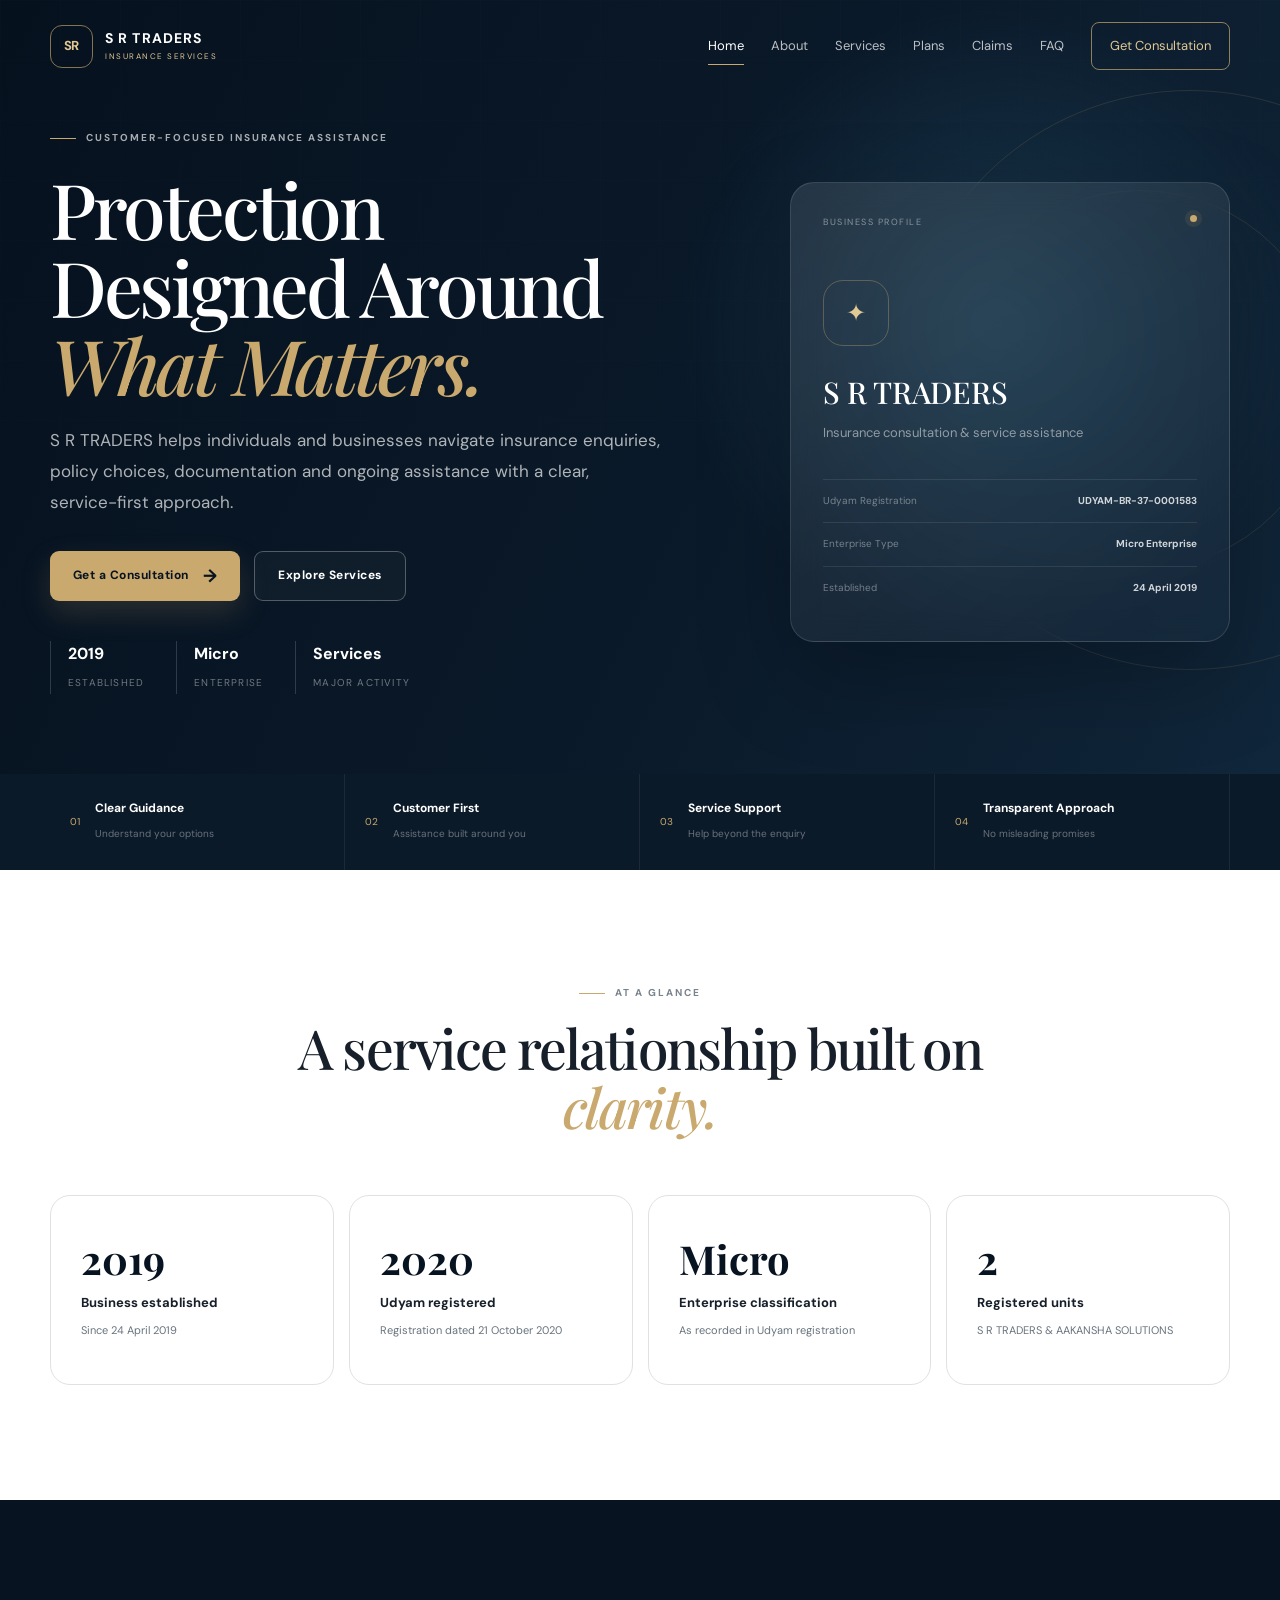
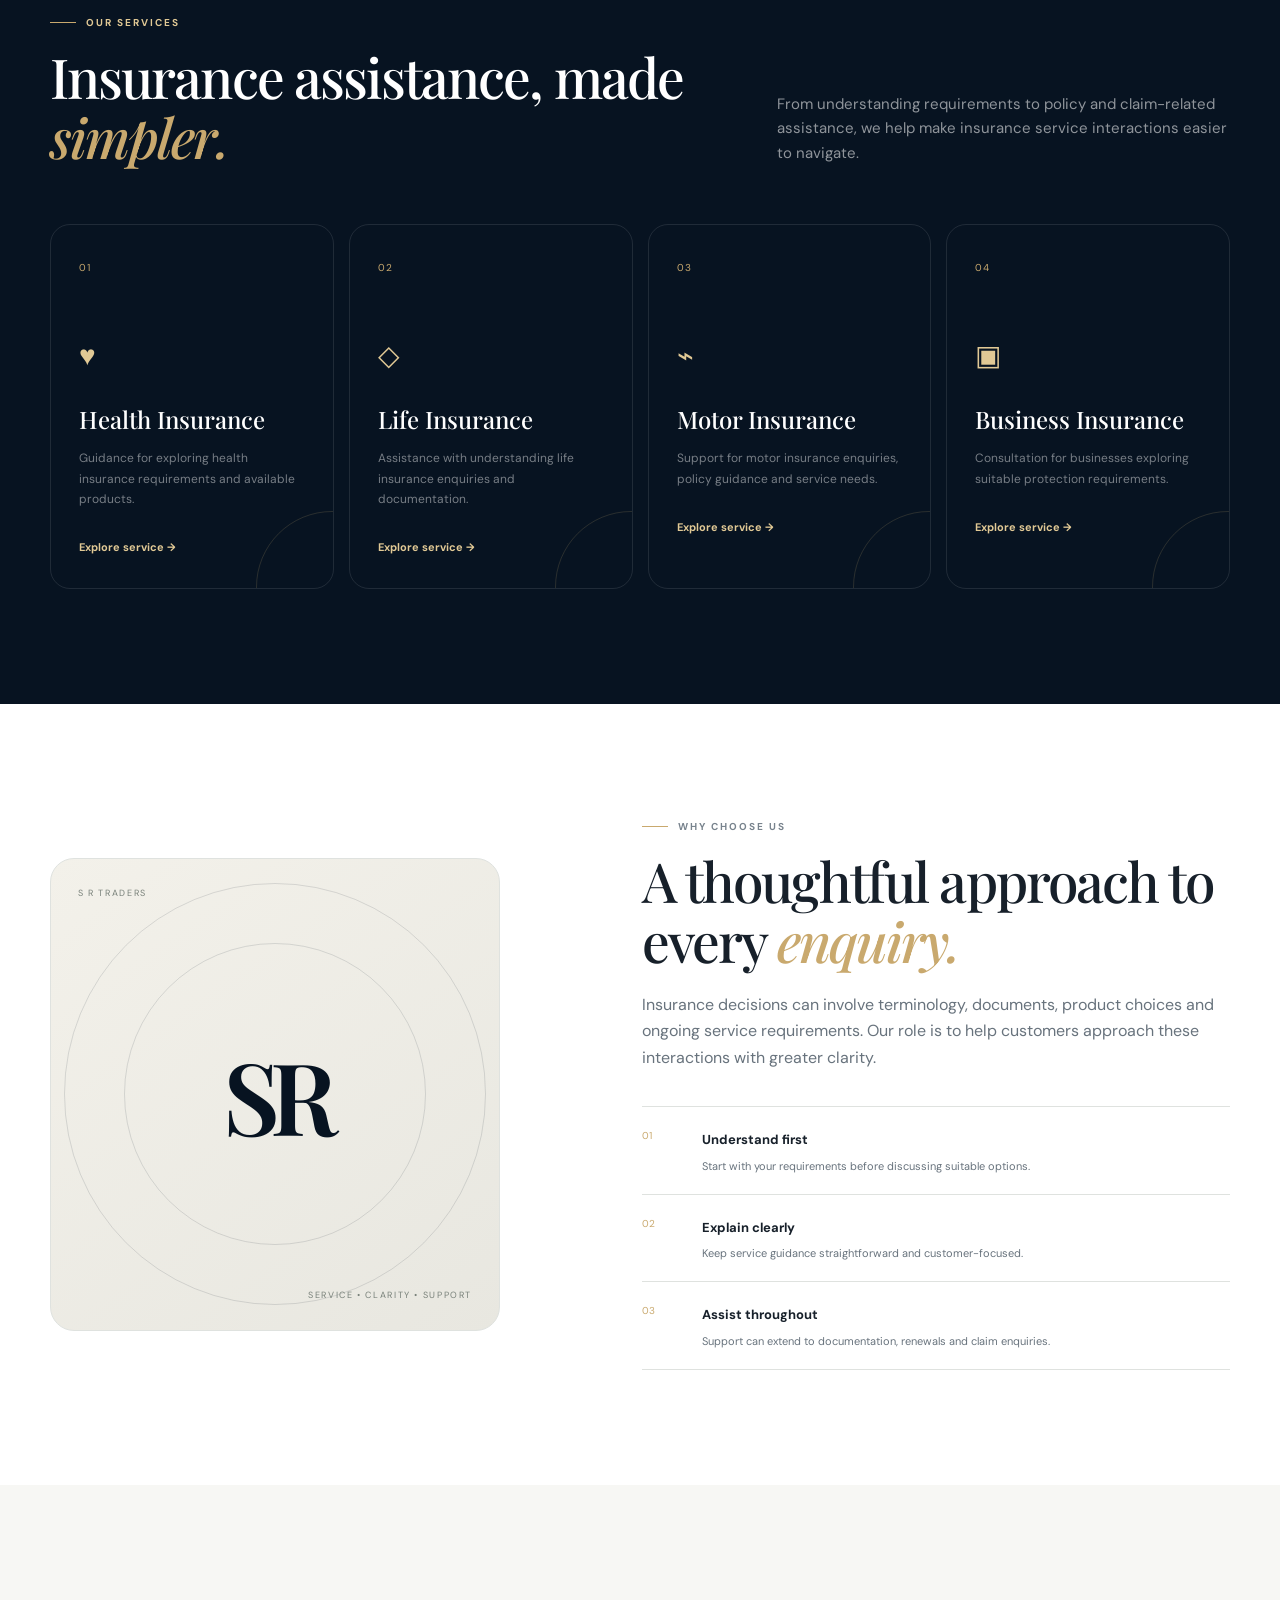
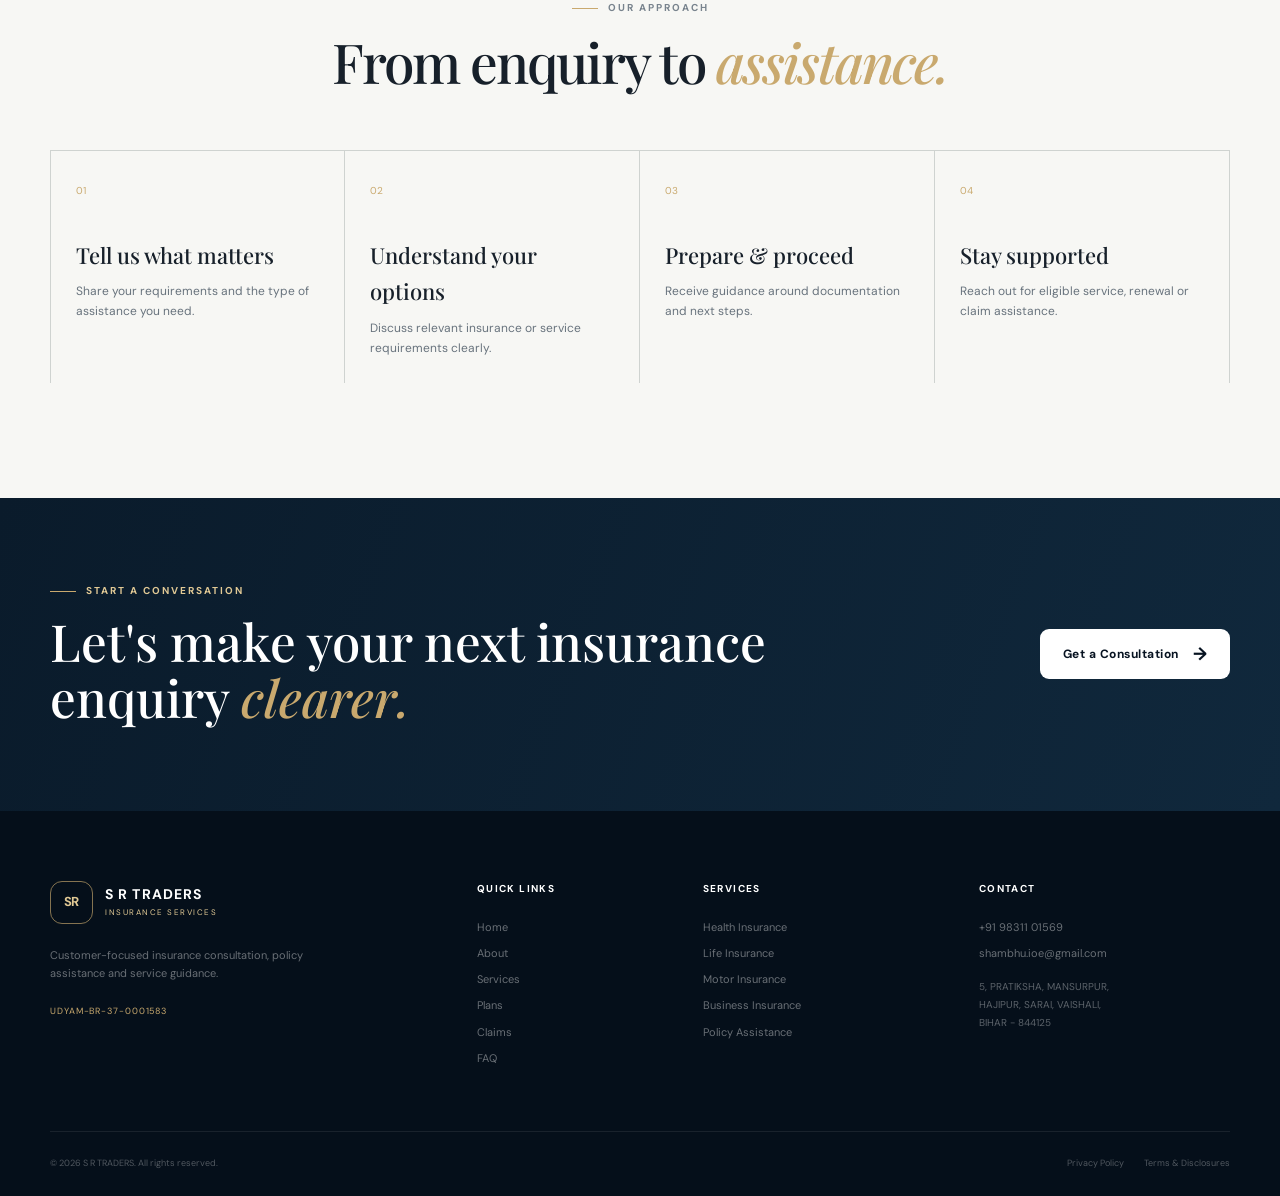
<file: index.html>
<!DOCTYPE html>
<html lang="en">
<head>
    <meta charset="UTF-8">
    <meta name="viewport" content="width=device-width, initial-scale=1.0">
    <title>S R TRADERS | Premium Insurance Services</title>
    <meta name="description" content="S R TRADERS provides customer-focused insurance consultation, policy assistance and service guidance from Bihar.">
    <meta name="keywords" content="S R TRADERS, insurance services, insurance consultation, policy assistance, Bihar">
    <meta name="author" content="S R TRADERS">
    <meta property="og:title" content="S R TRADERS | Premium Insurance Services">
    <meta property="og:description" content="Customer-focused insurance consultation and policy assistance from S R TRADERS.">
    <meta property="og:type" content="website">
    <meta property="og:url" content="index.html">
    <meta name="theme-color" content="#071321">
    <link rel="icon" href="data:image/svg+xml,%3Csvg xmlns='http://www.w3.org/2000/svg' viewBox='0 0 100 100'%3E%3Crect width='100' height='100' rx='22' fill='%23071321'/%3E%3Ctext x='50' y='63' text-anchor='middle' font-family='Arial' font-size='38' font-weight='700' fill='%23c9a96e'%3ESR%3C/text%3E%3C/svg%3E">
    <link rel="stylesheet" href="style.css">
</head>
<body>

<header class="site-header">
    <nav class="navbar container">
        <a href="index.html" class="brand">
            <span class="brand-mark">SR</span>
            <span class="brand-text">
                <strong>S R TRADERS</strong>
                <small>INSURANCE SERVICES</small>
            </span>
        </a>

        <button class="menu-toggle" aria-label="Toggle navigation" aria-expanded="false">
            <span></span><span></span><span></span>
        </button>

        <div class="nav-menu">
            <a href="index.html">Home</a>
            <a href="about.html">About</a>
            <a href="services.html">Services</a>
            <a href="plans.html">Plans</a>
            <a href="claims.html">Claims</a>
            <a href="faq.html">FAQ</a>
            <a href="contact.html" class="nav-cta">Get Consultation</a>
        </div>
    </nav>
</header>

<main>
    <section class="hero">
        <div class="hero-orb hero-orb-one"></div>
        <div class="hero-orb hero-orb-two"></div>
        <div class="container hero-grid">
            <div class="hero-content reveal">
                <div class="eyebrow"><span></span> CUSTOMER-FOCUSED INSURANCE ASSISTANCE</div>
                <h1>Protection Designed Around <em>What Matters.</em></h1>
                <p class="hero-lead">
                    S R TRADERS helps individuals and businesses navigate insurance enquiries,
                    policy choices, documentation and ongoing assistance with a clear,
                    service-first approach.
                </p>
                <div class="hero-actions">
                    <a href="contact.html" class="btn btn-primary">Get a Consultation <span>→</span></a>
                    <a href="services.html" class="btn btn-outline">Explore Services</a>
                </div>
                <div class="hero-trust">
                    <div>
                        <strong>2019</strong>
                        <span>Established</span>
                    </div>
                    <div>
                        <strong>Micro</strong>
                        <span>Enterprise</span>
                    </div>
                    <div>
                        <strong>Services</strong>
                        <span>Major Activity</span>
                    </div>
                </div>
            </div>

            <div class="hero-card-wrap reveal delay-2">
                <div class="hero-card">
                    <div class="card-topline">
                        <span>BUSINESS PROFILE</span>
                        <span class="verified-dot"></span>
                    </div>
                    <div class="shield-icon">✦</div>
                    <h3>S R TRADERS</h3>
                    <p>Insurance consultation &amp; service assistance</p>

                    <div class="profile-row">
                        <span>Udyam Registration</span>
                        <strong>UDYAM-BR-37-0001583</strong>
                    </div>
                    <div class="profile-row">
                        <span>Enterprise Type</span>
                        <strong>Micro Enterprise</strong>
                    </div>
                    <div class="profile-row">
                        <span>Established</span>
                        <strong>24 April 2019</strong>
                    </div>
                </div>
            </div>
        </div>
    </section>

    <section class="trust-strip">
        <div class="container trust-grid">
            <div class="trust-item">
                <span class="trust-number">01</span>
                <div><strong>Clear Guidance</strong><small>Understand your options</small></div>
            </div>
            <div class="trust-item">
                <span class="trust-number">02</span>
                <div><strong>Customer First</strong><small>Assistance built around you</small></div>
            </div>
            <div class="trust-item">
                <span class="trust-number">03</span>
                <div><strong>Service Support</strong><small>Help beyond the enquiry</small></div>
            </div>
            <div class="trust-item">
                <span class="trust-number">04</span>
                <div><strong>Transparent Approach</strong><small>No misleading promises</small></div>
            </div>
        </div>
    </section>

    <section class="section stats-section">
        <div class="container">
            <div class="section-heading centered reveal">
                <div class="eyebrow"><span></span> AT A GLANCE</div>
                <h2>A service relationship built on <em>clarity.</em></h2>
            </div>

            <div class="stats-grid">
                <div class="stat-card reveal">
                    <strong>2019</strong>
                    <span>Business established</span>
                    <small>Since 24 April 2019</small>
                </div>
                <div class="stat-card reveal delay-1">
                    <strong>2020</strong>
                    <span>Udyam registered</span>
                    <small>Registration dated 21 October 2020</small>
                </div>
                <div class="stat-card reveal delay-2">
                    <strong>Micro</strong>
                    <span>Enterprise classification</span>
                    <small>As recorded in Udyam registration</small>
                </div>
                <div class="stat-card reveal delay-3">
                    <strong>2</strong>
                    <span>Registered units</span>
                    <small>S R TRADERS &amp; AAKANSHA SOLUTIONS</small>
                </div>
            </div>
        </div>
    </section>

    <section class="section dark-section">
        <div class="container">
            <div class="section-heading split-heading reveal">
                <div>
                    <div class="eyebrow gold"><span></span> OUR SERVICES</div>
                    <h2>Insurance assistance, made <em>simpler.</em></h2>
                </div>
                <p>
                    From understanding requirements to policy and claim-related assistance,
                    we help make insurance service interactions easier to navigate.
                </p>
            </div>

            <div class="service-preview-grid">
                <a href="services.html" class="service-preview reveal">
                    <span class="service-number">01</span>
                    <div class="service-icon">♥</div>
                    <h3>Health Insurance</h3>
                    <p>Guidance for exploring health insurance requirements and available products.</p>
                    <span class="text-link">Explore service →</span>
                </a>
                <a href="services.html" class="service-preview reveal delay-1">
                    <span class="service-number">02</span>
                    <div class="service-icon">◇</div>
                    <h3>Life Insurance</h3>
                    <p>Assistance with understanding life insurance enquiries and documentation.</p>
                    <span class="text-link">Explore service →</span>
                </a>
                <a href="services.html" class="service-preview reveal delay-2">
                    <span class="service-number">03</span>
                    <div class="service-icon">⌁</div>
                    <h3>Motor Insurance</h3>
                    <p>Support for motor insurance enquiries, policy guidance and service needs.</p>
                    <span class="text-link">Explore service →</span>
                </a>
                <a href="services.html" class="service-preview reveal delay-3">
                    <span class="service-number">04</span>
                    <div class="service-icon">▣</div>
                    <h3>Business Insurance</h3>
                    <p>Consultation for businesses exploring suitable protection requirements.</p>
                    <span class="text-link">Explore service →</span>
                </a>
            </div>
        </div>
    </section>

    <section class="section">
        <div class="container why-grid">
            <div class="why-visual reveal">
                <div class="visual-frame">
                    <span class="frame-label">S R TRADERS</span>
                    <div class="visual-monogram">SR</div>
                    <span class="frame-caption">SERVICE • CLARITY • SUPPORT</span>
                </div>
            </div>

            <div class="why-content reveal delay-1">
                <div class="eyebrow"><span></span> WHY CHOOSE US</div>
                <h2>A thoughtful approach to every <em>enquiry.</em></h2>
                <p>
                    Insurance decisions can involve terminology, documents, product choices
                    and ongoing service requirements. Our role is to help customers approach
                    these interactions with greater clarity.
                </p>

                <div class="feature-list">
                    <div class="feature">
                        <span>01</span>
                        <div><strong>Understand first</strong><p>Start with your requirements before discussing suitable options.</p></div>
                    </div>
                    <div class="feature">
                        <span>02</span>
                        <div><strong>Explain clearly</strong><p>Keep service guidance straightforward and customer-focused.</p></div>
                    </div>
                    <div class="feature">
                        <span>03</span>
                        <div><strong>Assist throughout</strong><p>Support can extend to documentation, renewals and claim enquiries.</p></div>
                    </div>
                </div>
            </div>
        </div>
    </section>

    <section class="section process-section">
        <div class="container">
            <div class="section-heading centered reveal">
                <div class="eyebrow"><span></span> OUR APPROACH</div>
                <h2>From enquiry to <em>assistance.</em></h2>
            </div>

            <div class="process-grid">
                <div class="process-step reveal">
                    <span>01</span><h3>Tell us what matters</h3><p>Share your requirements and the type of assistance you need.</p>
                </div>
                <div class="process-step reveal delay-1">
                    <span>02</span><h3>Understand your options</h3><p>Discuss relevant insurance or service requirements clearly.</p>
                </div>
                <div class="process-step reveal delay-2">
                    <span>03</span><h3>Prepare &amp; proceed</h3><p>Receive guidance around documentation and next steps.</p>
                </div>
                <div class="process-step reveal delay-3">
                    <span>04</span><h3>Stay supported</h3><p>Reach out for eligible service, renewal or claim assistance.</p>
                </div>
            </div>
        </div>
    </section>

    <section class="cta-section">
        <div class="container cta-inner reveal">
            <div>
                <div class="eyebrow gold"><span></span> START A CONVERSATION</div>
                <h2>Let's make your next insurance enquiry <em>clearer.</em></h2>
            </div>
            <a href="contact.html" class="btn btn-light">Get a Consultation <span>→</span></a>
        </div>
    </section>
</main>

<footer class="site-footer">
    <div class="container footer-grid">
        <div class="footer-brand">
            <a href="index.html" class="brand footer-logo">
                <span class="brand-mark">SR</span>
                <span class="brand-text"><strong>S R TRADERS</strong><small>INSURANCE SERVICES</small></span>
            </a>
            <p>Customer-focused insurance consultation, policy assistance and service guidance.</p>
            <div class="footer-registration">UDYAM-BR-37-0001583</div>
        </div>

        <div class="footer-column">
            <h4>Quick Links</h4>
            <a href="index.html">Home</a><a href="about.html">About</a><a href="services.html">Services</a>
            <a href="plans.html">Plans</a><a href="claims.html">Claims</a><a href="faq.html">FAQ</a>
        </div>

        <div class="footer-column">
            <h4>Services</h4>
            <a href="services.html">Health Insurance</a><a href="services.html">Life Insurance</a>
            <a href="services.html">Motor Insurance</a><a href="services.html">Business Insurance</a>
            <a href="services.html">Policy Assistance</a>
        </div>

        <div class="footer-column footer-contact">
            <h4>Contact</h4>
            <a href="tel:9831101569">+91 98311 01569</a>
            <a href="mailto:shambhu.ioe@gmail.com">shambhu.ioe@gmail.com</a>
            <p>5, PRATIKSHA, MANSURPUR,<br>HAJIPUR, SARAI, VAISHALI,<br>BIHAR - 844125</p>
        </div>
    </div>
    <div class="footer-bottom container">
        <span>© <span class="current-year"></span> S R TRADERS. All rights reserved.</span>
        <div><a href="privacy.html">Privacy Policy</a><a href="terms.html">Terms &amp; Disclosures</a></div>
    </div>
</footer>

<button class="back-top" aria-label="Back to top">↑</button>
<script src="script.js"></script>
</body>
</html>
</file>
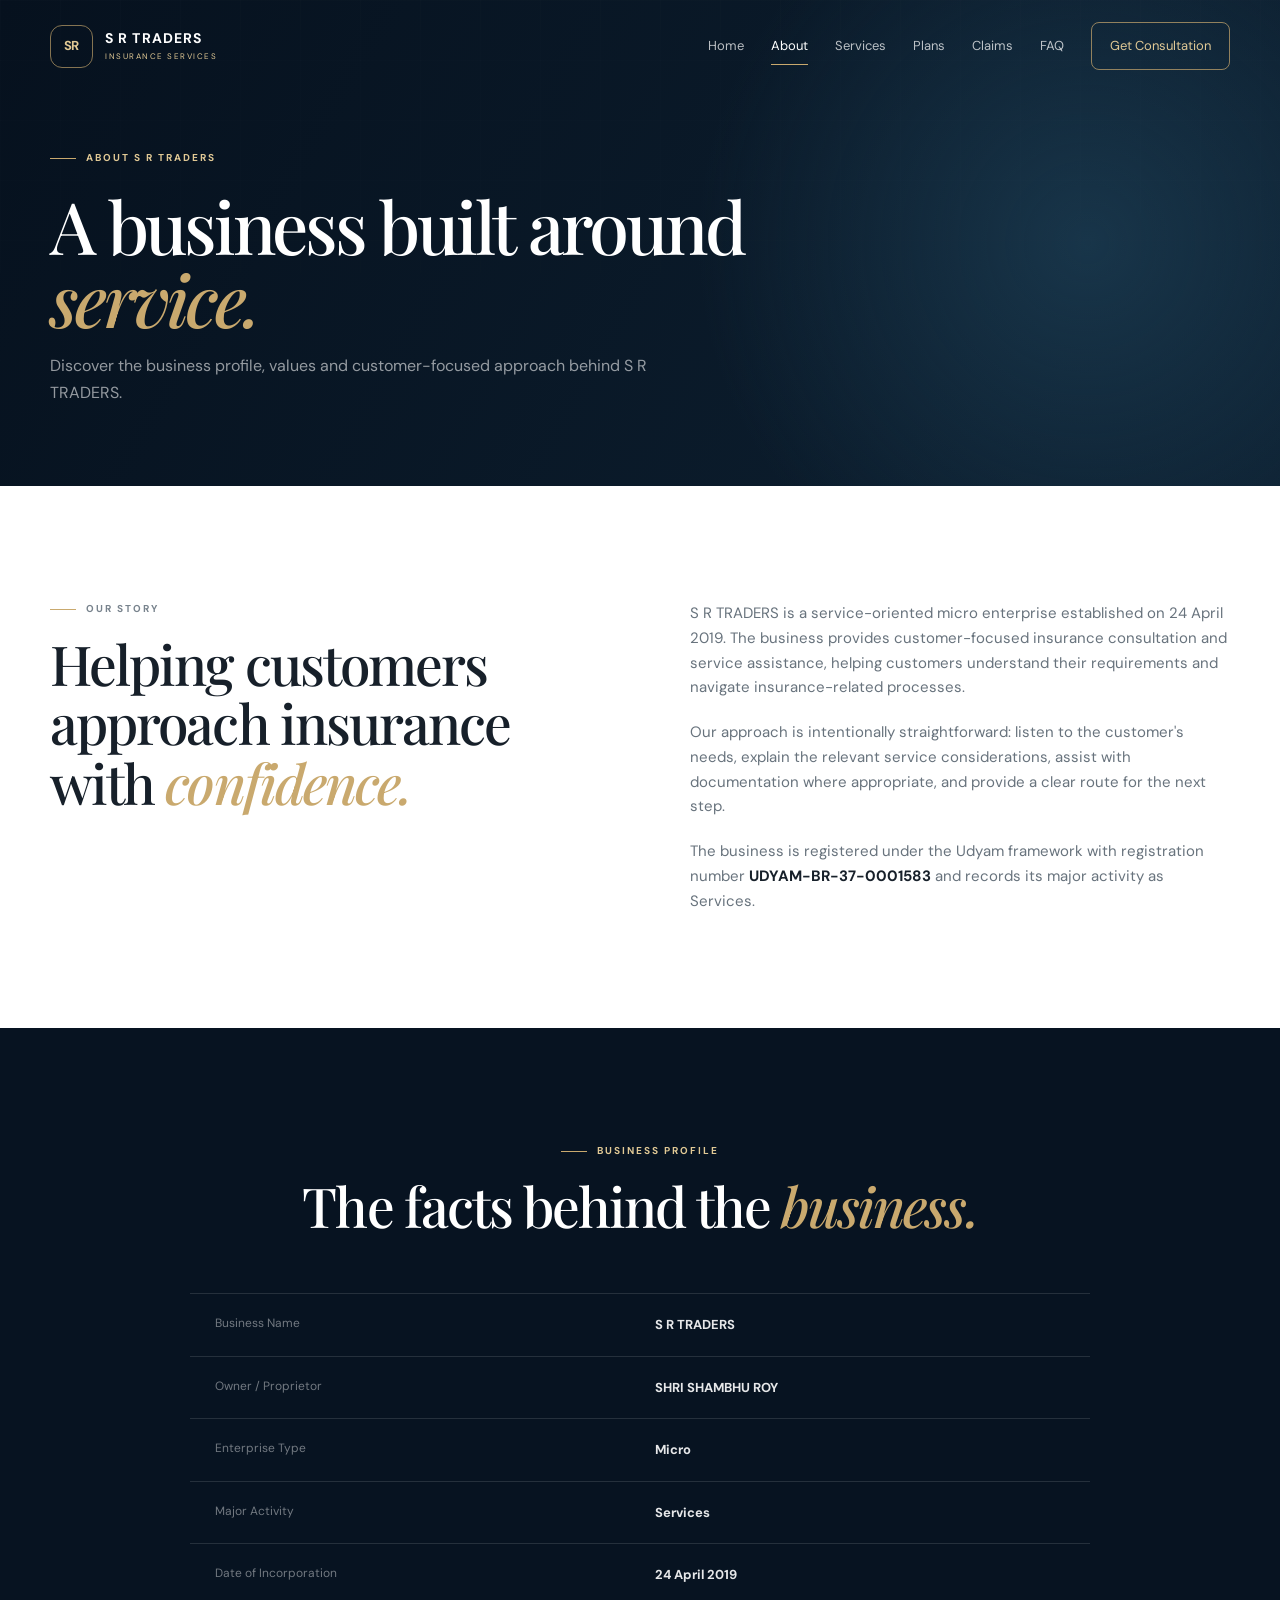
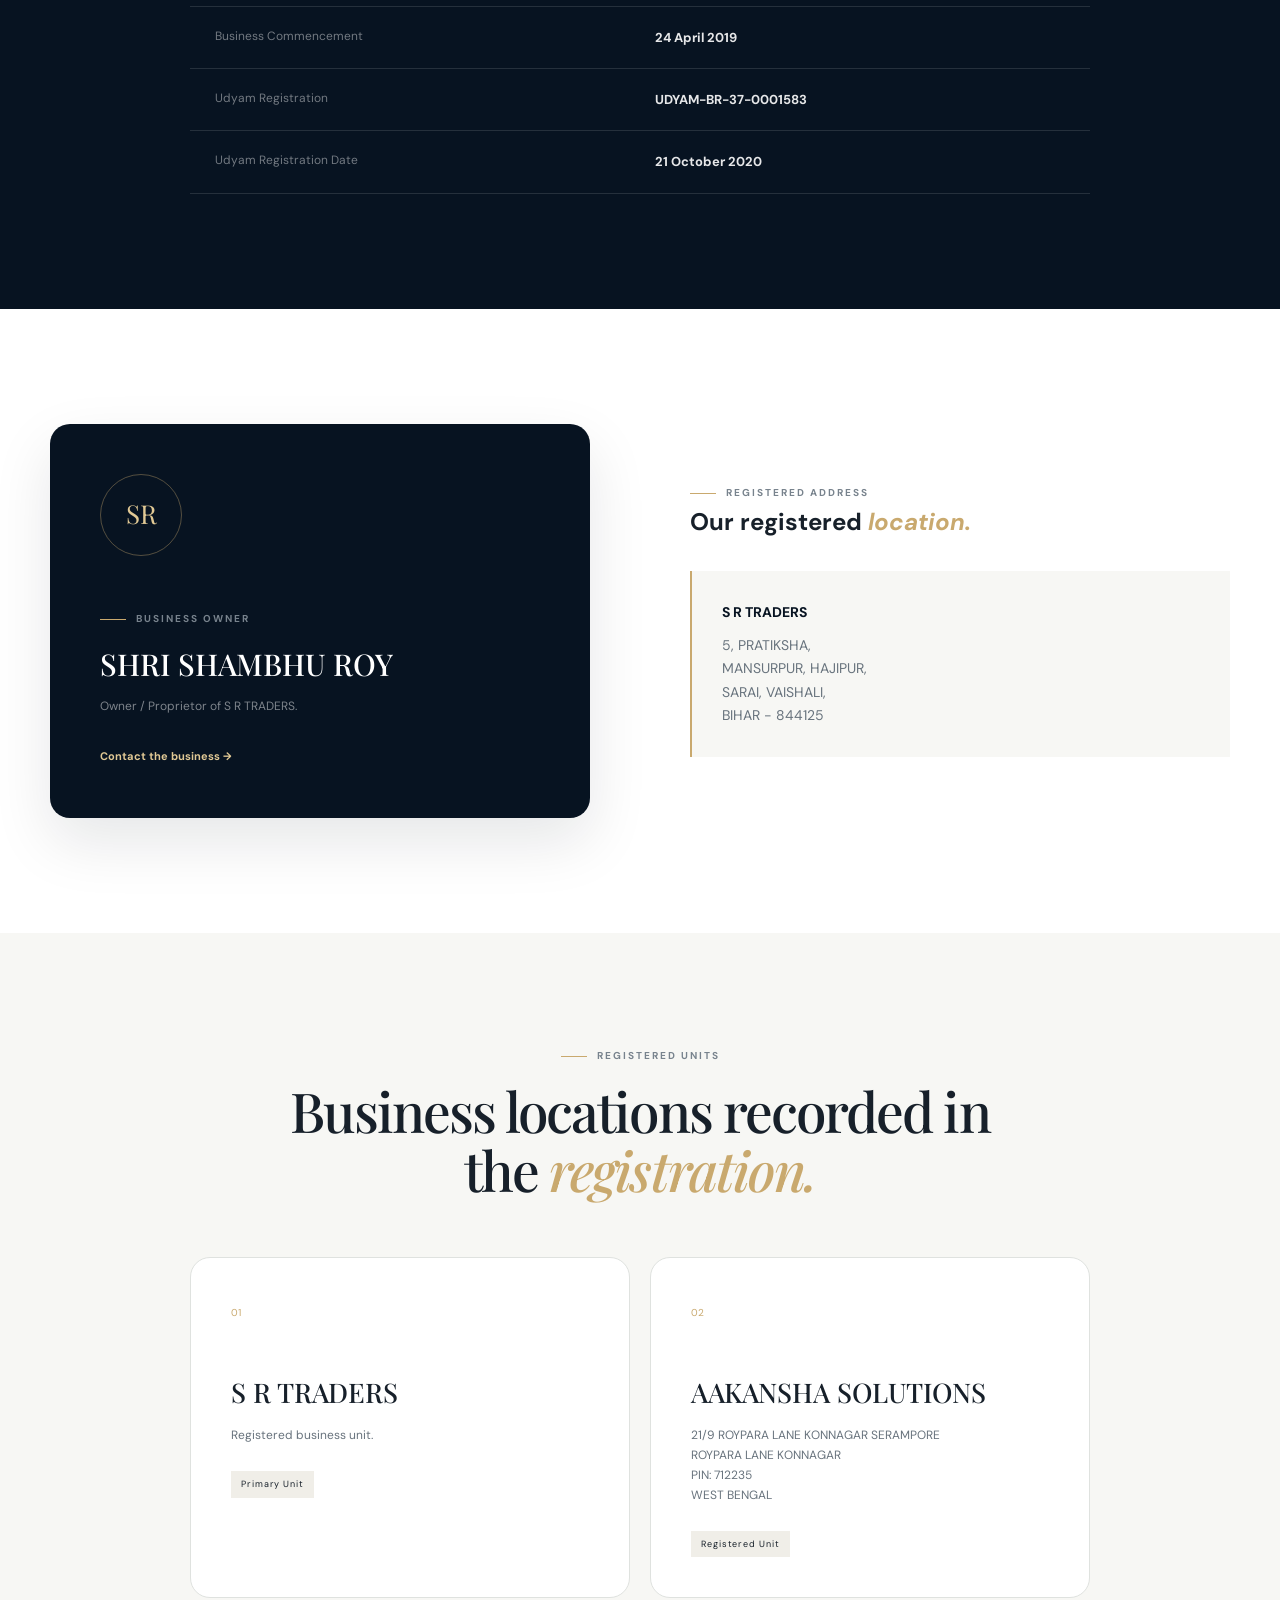
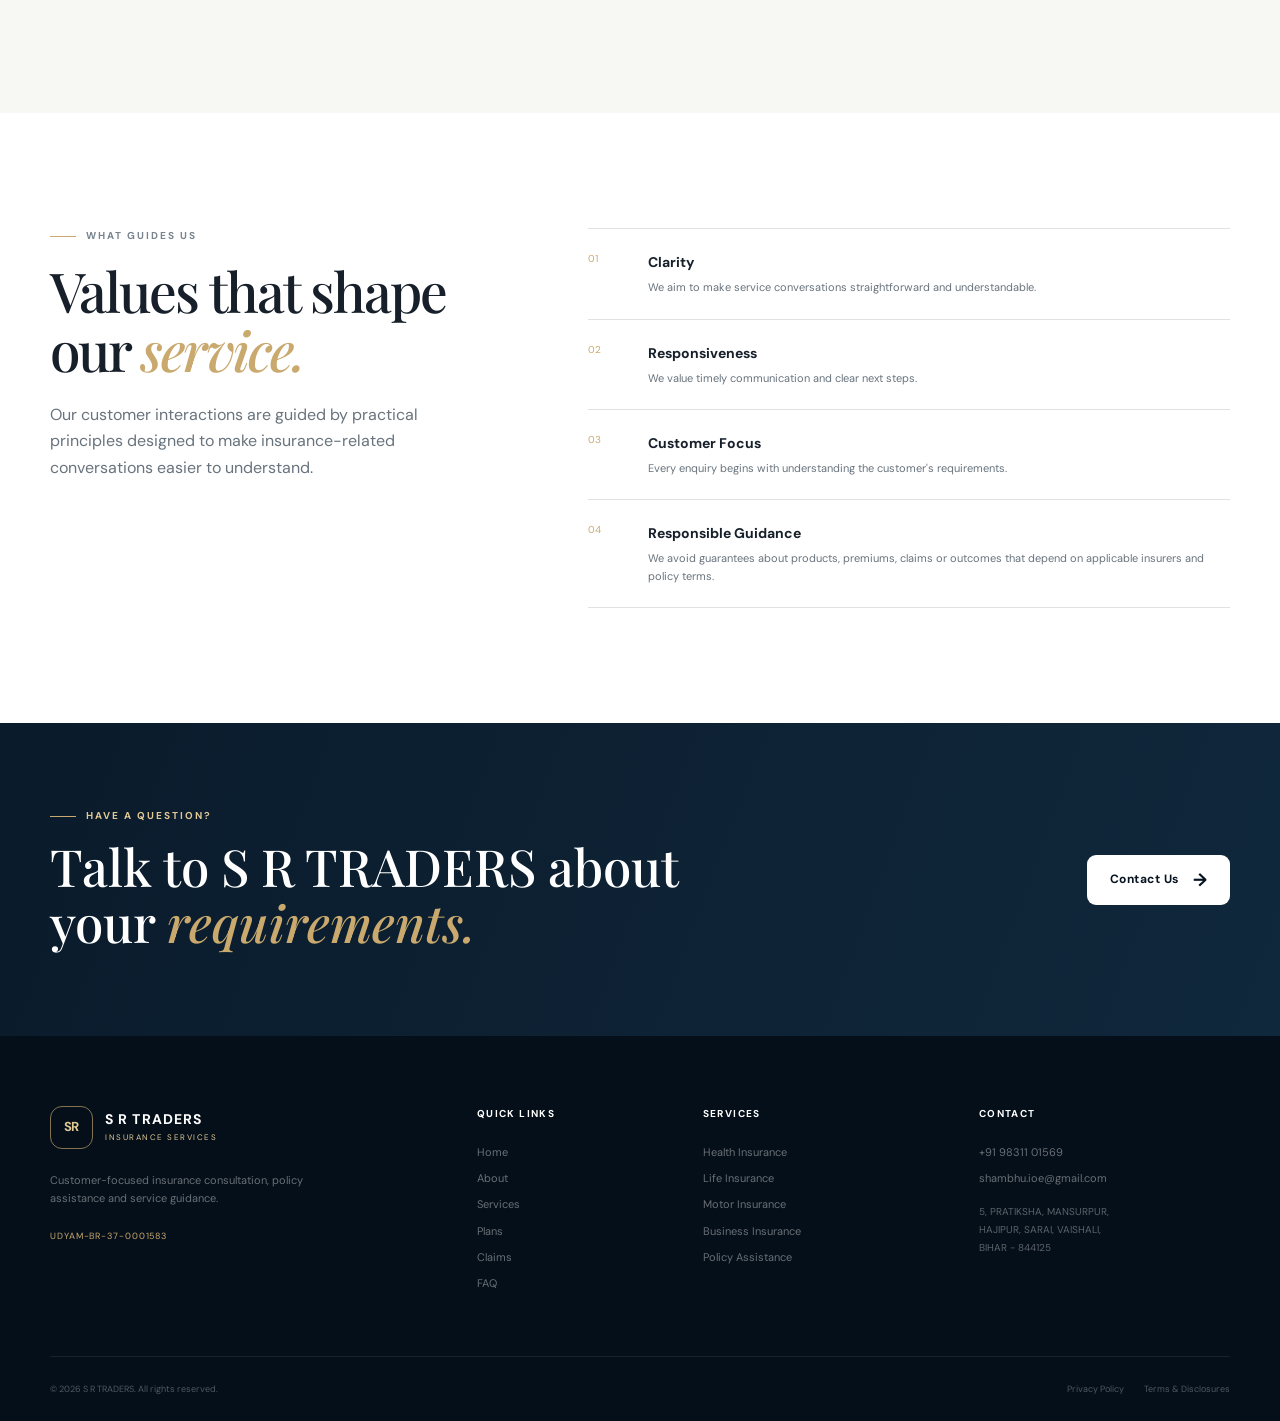
<file: about.html>
<!DOCTYPE html>
<html lang="en">
<head>
    <meta charset="UTF-8">
    <meta name="viewport" content="width=device-width, initial-scale=1.0">
    <title>About S R TRADERS | Insurance Services</title>
    <meta name="description" content="Learn about S R TRADERS, its business profile, establishment, Udyam registration and customer-focused insurance service approach.">
    <meta property="og:title" content="About S R TRADERS | Insurance Services">
    <meta property="og:description" content="Business profile and service approach of S R TRADERS.">
    <meta property="og:type" content="website">
    <meta name="theme-color" content="#071321">
    <link rel="icon" href="data:image/svg+xml,%3Csvg xmlns='http://www.w3.org/2000/svg' viewBox='0 0 100 100'%3E%3Crect width='100' height='100' rx='22' fill='%23071321'/%3E%3Ctext x='50' y='63' text-anchor='middle' font-family='Arial' font-size='38' font-weight='700' fill='%23c9a96e'%3ESR%3C/text%3E%3C/svg%3E">
    <link rel="stylesheet" href="style.css">
</head>
<body>

<header class="site-header">
    <nav class="navbar container">
        <a href="index.html" class="brand"><span class="brand-mark">SR</span><span class="brand-text"><strong>S R TRADERS</strong><small>INSURANCE SERVICES</small></span></a>
        <button class="menu-toggle" aria-label="Toggle navigation" aria-expanded="false"><span></span><span></span><span></span></button>
        <div class="nav-menu">
            <a href="index.html">Home</a><a href="about.html">About</a><a href="services.html">Services</a><a href="plans.html">Plans</a><a href="claims.html">Claims</a><a href="faq.html">FAQ</a><a href="contact.html" class="nav-cta">Get Consultation</a>
        </div>
    </nav>
</header>

<main>
    <section class="page-hero">
        <div class="container page-hero-content reveal">
            <div class="eyebrow gold"><span></span> ABOUT S R TRADERS</div>
            <h1>A business built around <em>service.</em></h1>
            <p>Discover the business profile, values and customer-focused approach behind S R TRADERS.</p>
        </div>
    </section>

    <section class="section">
        <div class="container about-intro">
            <div class="section-heading reveal">
                <div class="eyebrow"><span></span> OUR STORY</div>
                <h2>Helping customers approach insurance with <em>confidence.</em></h2>
            </div>
            <div class="about-copy reveal delay-1">
                <p>S R TRADERS is a service-oriented micro enterprise established on 24 April 2019. The business provides customer-focused insurance consultation and service assistance, helping customers understand their requirements and navigate insurance-related processes.</p>
                <p>Our approach is intentionally straightforward: listen to the customer's needs, explain the relevant service considerations, assist with documentation where appropriate, and provide a clear route for the next step.</p>
                <p>The business is registered under the Udyam framework with registration number <strong>UDYAM-BR-37-0001583</strong> and records its major activity as Services.</p>
            </div>
        </div>
    </section>

    <section class="section dark-section">
        <div class="container">
            <div class="section-heading centered reveal">
                <div class="eyebrow gold"><span></span> BUSINESS PROFILE</div>
                <h2>The facts behind the <em>business.</em></h2>
            </div>

            <div class="info-table reveal">
                <div class="info-row"><span>Business Name</span><strong>S R TRADERS</strong></div>
                <div class="info-row"><span>Owner / Proprietor</span><strong>SHRI SHAMBHU ROY</strong></div>
                <div class="info-row"><span>Enterprise Type</span><strong>Micro</strong></div>
                <div class="info-row"><span>Major Activity</span><strong>Services</strong></div>
                <div class="info-row"><span>Date of Incorporation</span><strong>24 April 2019</strong></div>
                <div class="info-row"><span>Business Commencement</span><strong>24 April 2019</strong></div>
                <div class="info-row"><span>Udyam Registration</span><strong>UDYAM-BR-37-0001583</strong></div>
                <div class="info-row"><span>Udyam Registration Date</span><strong>21 October 2020</strong></div>
            </div>
        </div>
    </section>

    <section class="section">
        <div class="container owner-grid">
            <div class="owner-card reveal">
                <div class="owner-initials">SR</div>
                <div class="eyebrow"><span></span> BUSINESS OWNER</div>
                <h3>SHRI SHAMBHU ROY</h3>
                <p>Owner / Proprietor of S R TRADERS.</p>
                <a href="contact.html" class="text-link">Contact the business →</a>
            </div>

            <div class="reveal delay-1">
                <div class="eyebrow"><span></span> REGISTERED ADDRESS</div>
                <h2>Our registered <em>location.</em></h2>
                <address class="address-card">
                    <strong>S R TRADERS</strong>
                    5, PRATIKSHA,<br>
                    MANSURPUR, HAJIPUR,<br>
                    SARAI, VAISHALI,<br>
                    BIHAR - 844125
                </address>
            </div>
        </div>
    </section>

    <section class="section soft-section">
        <div class="container">
            <div class="section-heading centered reveal">
                <div class="eyebrow"><span></span> REGISTERED UNITS</div>
                <h2>Business locations recorded in the <em>registration.</em></h2>
            </div>

            <div class="unit-grid">
                <div class="unit-card reveal">
                    <span class="unit-number">01</span>
                    <h3>S R TRADERS</h3>
                    <p>Registered business unit.</p>
                    <span class="unit-tag">Primary Unit</span>
                </div>
                <div class="unit-card reveal delay-1">
                    <span class="unit-number">02</span>
                    <h3>AAKANSHA SOLUTIONS</h3>
                    <p>21/9 ROYPARA LANE KONNAGAR SERAMPORE<br>ROYPARA LANE KONNAGAR<br>PIN: 712235<br>WEST BENGAL</p>
                    <span class="unit-tag">Registered Unit</span>
                </div>
            </div>
        </div>
    </section>

    <section class="section">
        <div class="container values-grid">
            <div class="reveal">
                <div class="eyebrow"><span></span> WHAT GUIDES US</div>
                <h2>Values that shape our <em>service.</em></h2>
                <p>Our customer interactions are guided by practical principles designed to make insurance-related conversations easier to understand.</p>
            </div>

            <div class="value-list">
                <div class="value-item reveal"><span>01</span><div><h3>Clarity</h3><p>We aim to make service conversations straightforward and understandable.</p></div></div>
                <div class="value-item reveal"><span>02</span><div><h3>Responsiveness</h3><p>We value timely communication and clear next steps.</p></div></div>
                <div class="value-item reveal"><span>03</span><div><h3>Customer Focus</h3><p>Every enquiry begins with understanding the customer's requirements.</p></div></div>
                <div class="value-item reveal"><span>04</span><div><h3>Responsible Guidance</h3><p>We avoid guarantees about products, premiums, claims or outcomes that depend on applicable insurers and policy terms.</p></div></div>
            </div>
        </div>
    </section>

    <section class="cta-section">
        <div class="container cta-inner">
            <div><div class="eyebrow gold"><span></span> HAVE A QUESTION?</div><h2>Talk to S R TRADERS about your <em>requirements.</em></h2></div>
            <a href="contact.html" class="btn btn-light">Contact Us <span>→</span></a>
        </div>
    </section>
</main>

<footer class="site-footer">
    <div class="container footer-grid">
        <div class="footer-brand"><a href="index.html" class="brand footer-logo"><span class="brand-mark">SR</span><span class="brand-text"><strong>S R TRADERS</strong><small>INSURANCE SERVICES</small></span></a><p>Customer-focused insurance consultation, policy assistance and service guidance.</p><div class="footer-registration">UDYAM-BR-37-0001583</div></div>
        <div class="footer-column"><h4>Quick Links</h4><a href="index.html">Home</a><a href="about.html">About</a><a href="services.html">Services</a><a href="plans.html">Plans</a><a href="claims.html">Claims</a><a href="faq.html">FAQ</a></div>
        <div class="footer-column"><h4>Services</h4><a href="services.html">Health Insurance</a><a href="services.html">Life Insurance</a><a href="services.html">Motor Insurance</a><a href="services.html">Business Insurance</a><a href="services.html">Policy Assistance</a></div>
        <div class="footer-column footer-contact"><h4>Contact</h4><a href="tel:9831101569">+91 98311 01569</a><a href="mailto:shambhu.ioe@gmail.com">shambhu.ioe@gmail.com</a><p>5, PRATIKSHA, MANSURPUR,<br>HAJIPUR, SARAI, VAISHALI,<br>BIHAR - 844125</p></div>
    </div>
    <div class="footer-bottom container"><span>© <span class="current-year"></span> S R TRADERS. All rights reserved.</span><div><a href="privacy.html">Privacy Policy</a><a href="terms.html">Terms &amp; Disclosures</a></div></div>
</footer>
<button class="back-top" aria-label="Back to top">↑</button>
<script src="script.js"></script>
</body>
</html>
</file>
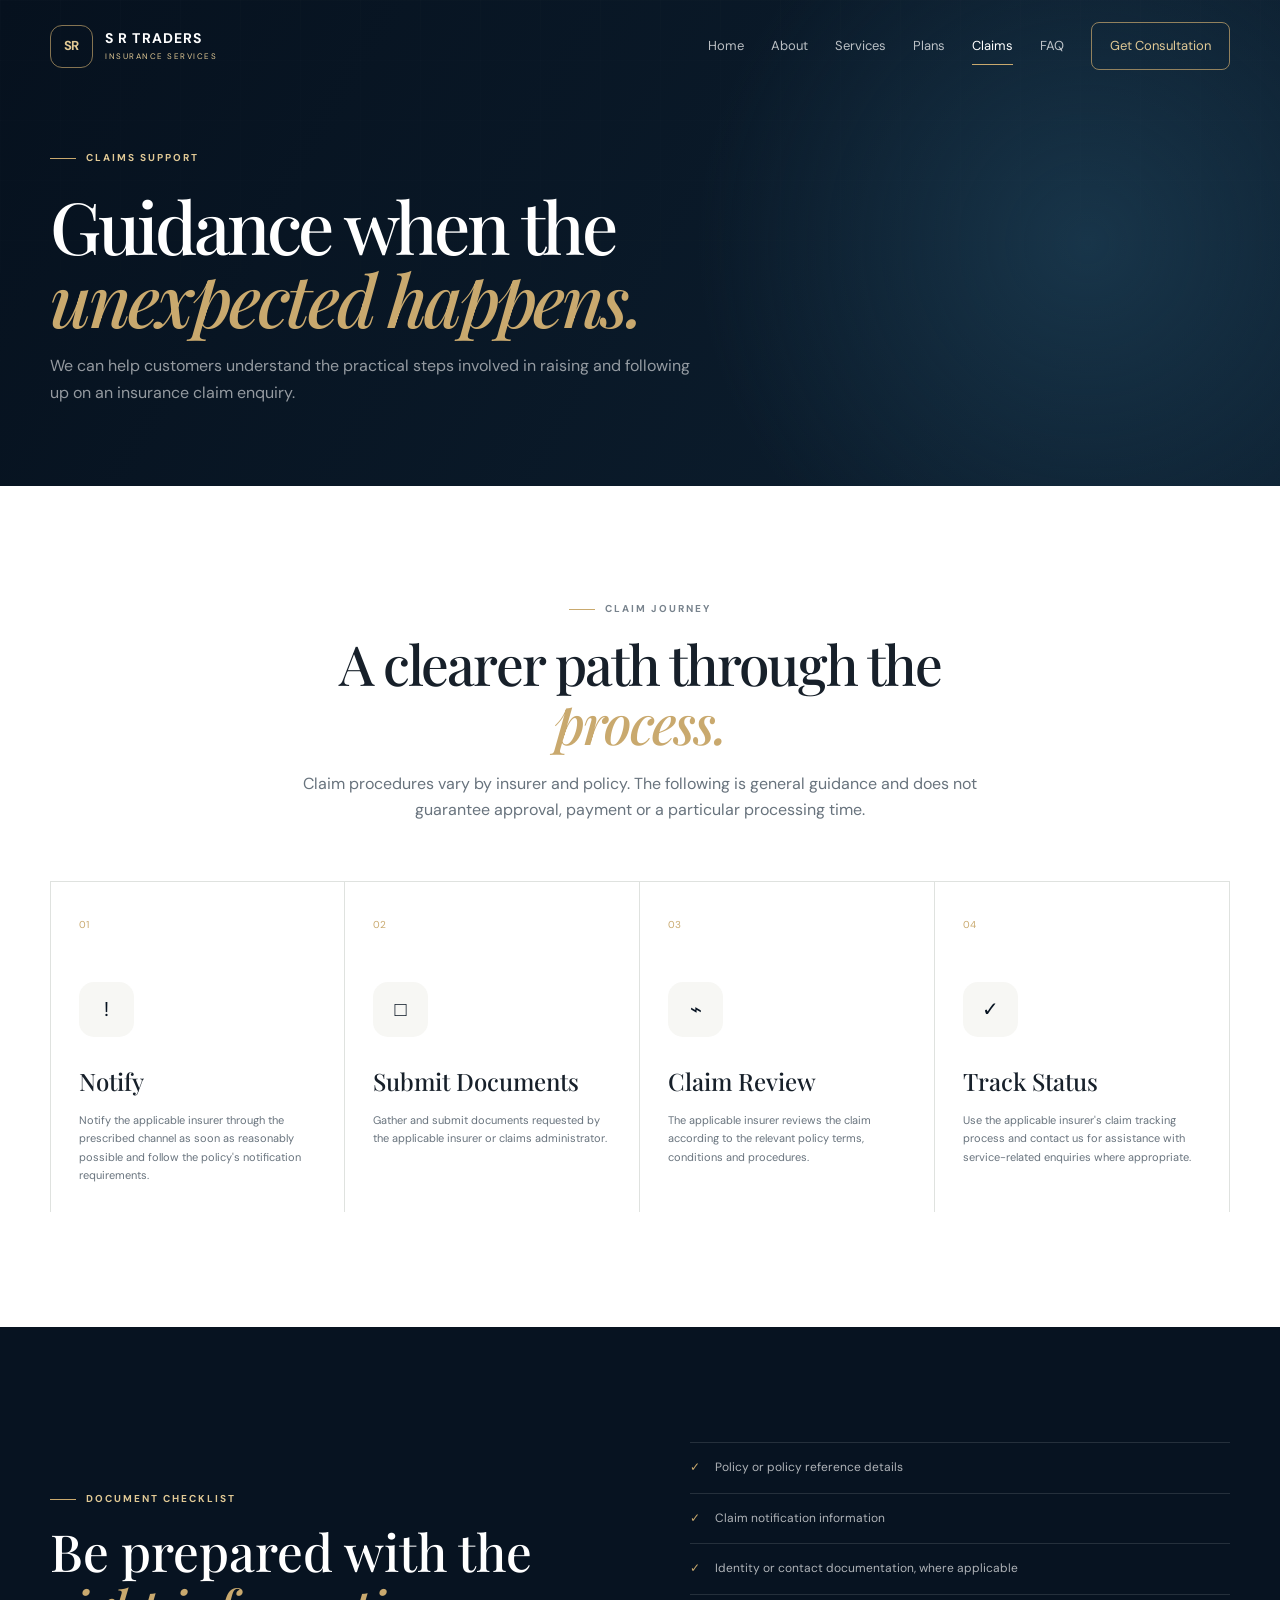
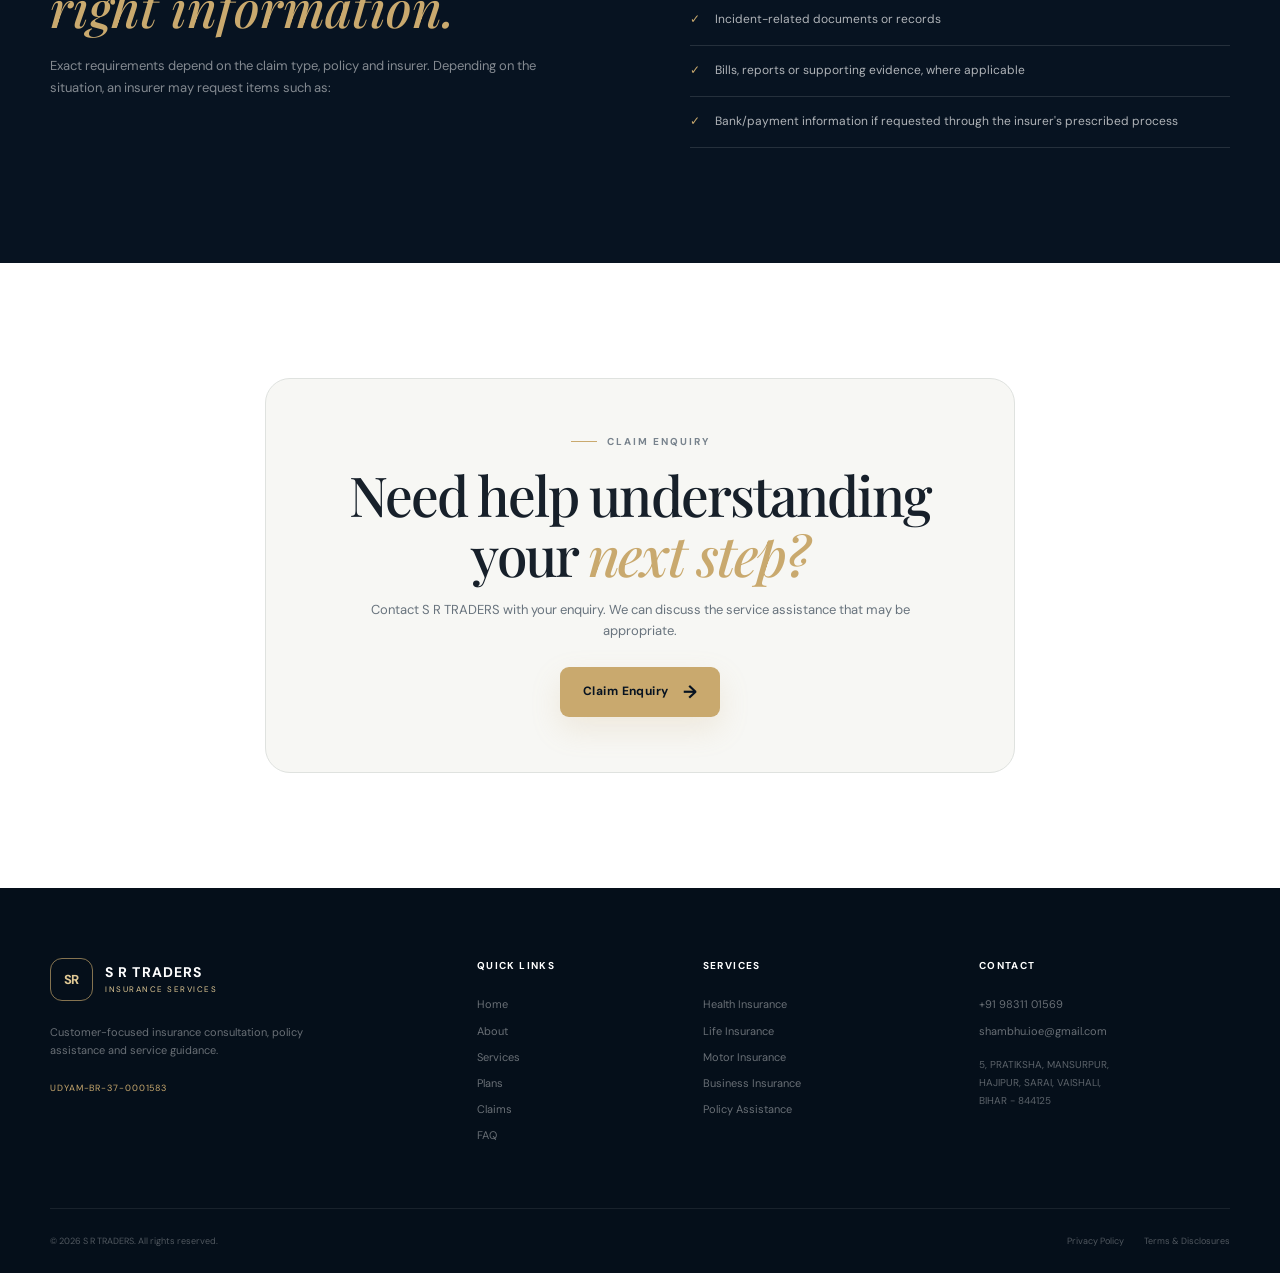
<file: claims.html>
<!DOCTYPE html>
<html lang="en">
<head>
    <meta charset="UTF-8">
    <meta name="viewport" content="width=device-width, initial-scale=1.0">
    <title>Claims Support | S R TRADERS</title>
    <meta name="description" content="Learn how S R TRADERS can assist customers with insurance claim enquiries, documentation guidance and status-related support.">
    <meta property="og:title" content="Claims Support | S R TRADERS">
    <meta property="og:description" content="Professional insurance claim enquiry and documentation assistance.">
    <meta property="og:type" content="website">
    <meta name="theme-color" content="#071321">
    <link rel="icon" href="data:image/svg+xml,%3Csvg xmlns='http://www.w3.org/2000/svg' viewBox='0 0 100 100'%3E%3Crect width='100' height='100' rx='22' fill='%23071321'/%3E%3Ctext x='50' y='63' text-anchor='middle' font-family='Arial' font-size='38' font-weight='700' fill='%23c9a96e'%3ESR%3C/text%3E%3C/svg%3E">
    <link rel="stylesheet" href="style.css">
</head>
<body>

<header class="site-header">
    <nav class="navbar container">
        <a href="index.html" class="brand"><span class="brand-mark">SR</span><span class="brand-text"><strong>S R TRADERS</strong><small>INSURANCE SERVICES</small></span></a>
        <button class="menu-toggle" aria-label="Toggle navigation" aria-expanded="false"><span></span><span></span><span></span></button>
        <div class="nav-menu"><a href="index.html">Home</a><a href="about.html">About</a><a href="services.html">Services</a><a href="plans.html">Plans</a><a href="claims.html">Claims</a><a href="faq.html">FAQ</a><a href="contact.html" class="nav-cta">Get Consultation</a></div>
    </nav>
</header>

<main>
    <section class="page-hero">
        <div class="container page-hero-content reveal">
            <div class="eyebrow gold"><span></span> CLAIMS SUPPORT</div>
            <h1>Guidance when the <em>unexpected happens.</em></h1>
            <p>We can help customers understand the practical steps involved in raising and following up on an insurance claim enquiry.</p>
        </div>
    </section>

    <section class="section">
        <div class="container">
            <div class="section-heading centered reveal">
                <div class="eyebrow"><span></span> CLAIM JOURNEY</div>
                <h2>A clearer path through the <em>process.</em></h2>
                <p>Claim procedures vary by insurer and policy. The following is general guidance and does not guarantee approval, payment or a particular processing time.</p>
            </div>

            <div class="claim-steps">
                <div class="claim-step reveal">
                    <span>01</span><div class="step-icon">!</div><h3>Notify</h3>
                    <p>Notify the applicable insurer through the prescribed channel as soon as reasonably possible and follow the policy's notification requirements.</p>
                </div>
                <div class="claim-step reveal delay-1">
                    <span>02</span><div class="step-icon">□</div><h3>Submit Documents</h3>
                    <p>Gather and submit documents requested by the applicable insurer or claims administrator.</p>
                </div>
                <div class="claim-step reveal delay-2">
                    <span>03</span><div class="step-icon">⌁</div><h3>Claim Review</h3>
                    <p>The applicable insurer reviews the claim according to the relevant policy terms, conditions and procedures.</p>
                </div>
                <div class="claim-step reveal delay-3">
                    <span>04</span><div class="step-icon">✓</div><h3>Track Status</h3>
                    <p>Use the applicable insurer's claim tracking process and contact us for assistance with service-related enquiries where appropriate.</p>
                </div>
            </div>
        </div>
    </section>

    <section class="section dark-section">
        <div class="container checklist-grid">
            <div class="reveal">
                <div class="eyebrow gold"><span></span> DOCUMENT CHECKLIST</div>
                <h2>Be prepared with the <em>right information.</em></h2>
                <p>Exact requirements depend on the claim type, policy and insurer. Depending on the situation, an insurer may request items such as:</p>
            </div>
            <div class="checklist reveal delay-1">
                <div><span>✓</span> Policy or policy reference details</div>
                <div><span>✓</span> Claim notification information</div>
                <div><span>✓</span> Identity or contact documentation, where applicable</div>
                <div><span>✓</span> Incident-related documents or records</div>
                <div><span>✓</span> Bills, reports or supporting evidence, where applicable</div>
                <div><span>✓</span> Bank/payment information if requested through the insurer's prescribed process</div>
            </div>
        </div>
    </section>

    <section class="section">
        <div class="container claim-help">
            <div class="claim-help-card reveal">
                <div class="eyebrow"><span></span> CLAIM ENQUIRY</div>
                <h2>Need help understanding your <em>next step?</em></h2>
                <p>Contact S R TRADERS with your enquiry. We can discuss the service assistance that may be appropriate.</p>
                <a href="contact.html" class="btn btn-primary">Claim Enquiry <span>→</span></a>
            </div>
        </div>
    </section>
</main>

<footer class="site-footer">
    <div class="container footer-grid">
        <div class="footer-brand"><a href="index.html" class="brand footer-logo"><span class="brand-mark">SR</span><span class="brand-text"><strong>S R TRADERS</strong><small>INSURANCE SERVICES</small></span></a><p>Customer-focused insurance consultation, policy assistance and service guidance.</p><div class="footer-registration">UDYAM-BR-37-0001583</div></div>
        <div class="footer-column"><h4>Quick Links</h4><a href="index.html">Home</a><a href="about.html">About</a><a href="services.html">Services</a><a href="plans.html">Plans</a><a href="claims.html">Claims</a><a href="faq.html">FAQ</a></div>
        <div class="footer-column"><h4>Services</h4><a href="services.html">Health Insurance</a><a href="services.html">Life Insurance</a><a href="services.html">Motor Insurance</a><a href="services.html">Business Insurance</a><a href="services.html">Policy Assistance</a></div>
        <div class="footer-column footer-contact"><h4>Contact</h4><a href="tel:9831101569">+91 98311 01569</a><a href="mailto:shambhu.ioe@gmail.com">shambhu.ioe@gmail.com</a><p>5, PRATIKSHA, MANSURPUR,<br>HAJIPUR, SARAI, VAISHALI,<br>BIHAR - 844125</p></div>
    </div>
    <div class="footer-bottom container"><span>© <span class="current-year"></span> S R TRADERS. All rights reserved.</span><div><a href="privacy.html">Privacy Policy</a><a href="terms.html">Terms &amp; Disclosures</a></div></div>
</footer>
<button class="back-top" aria-label="Back to top">↑</button>
<script src="script.js"></script>
</body>
</html>
</file>
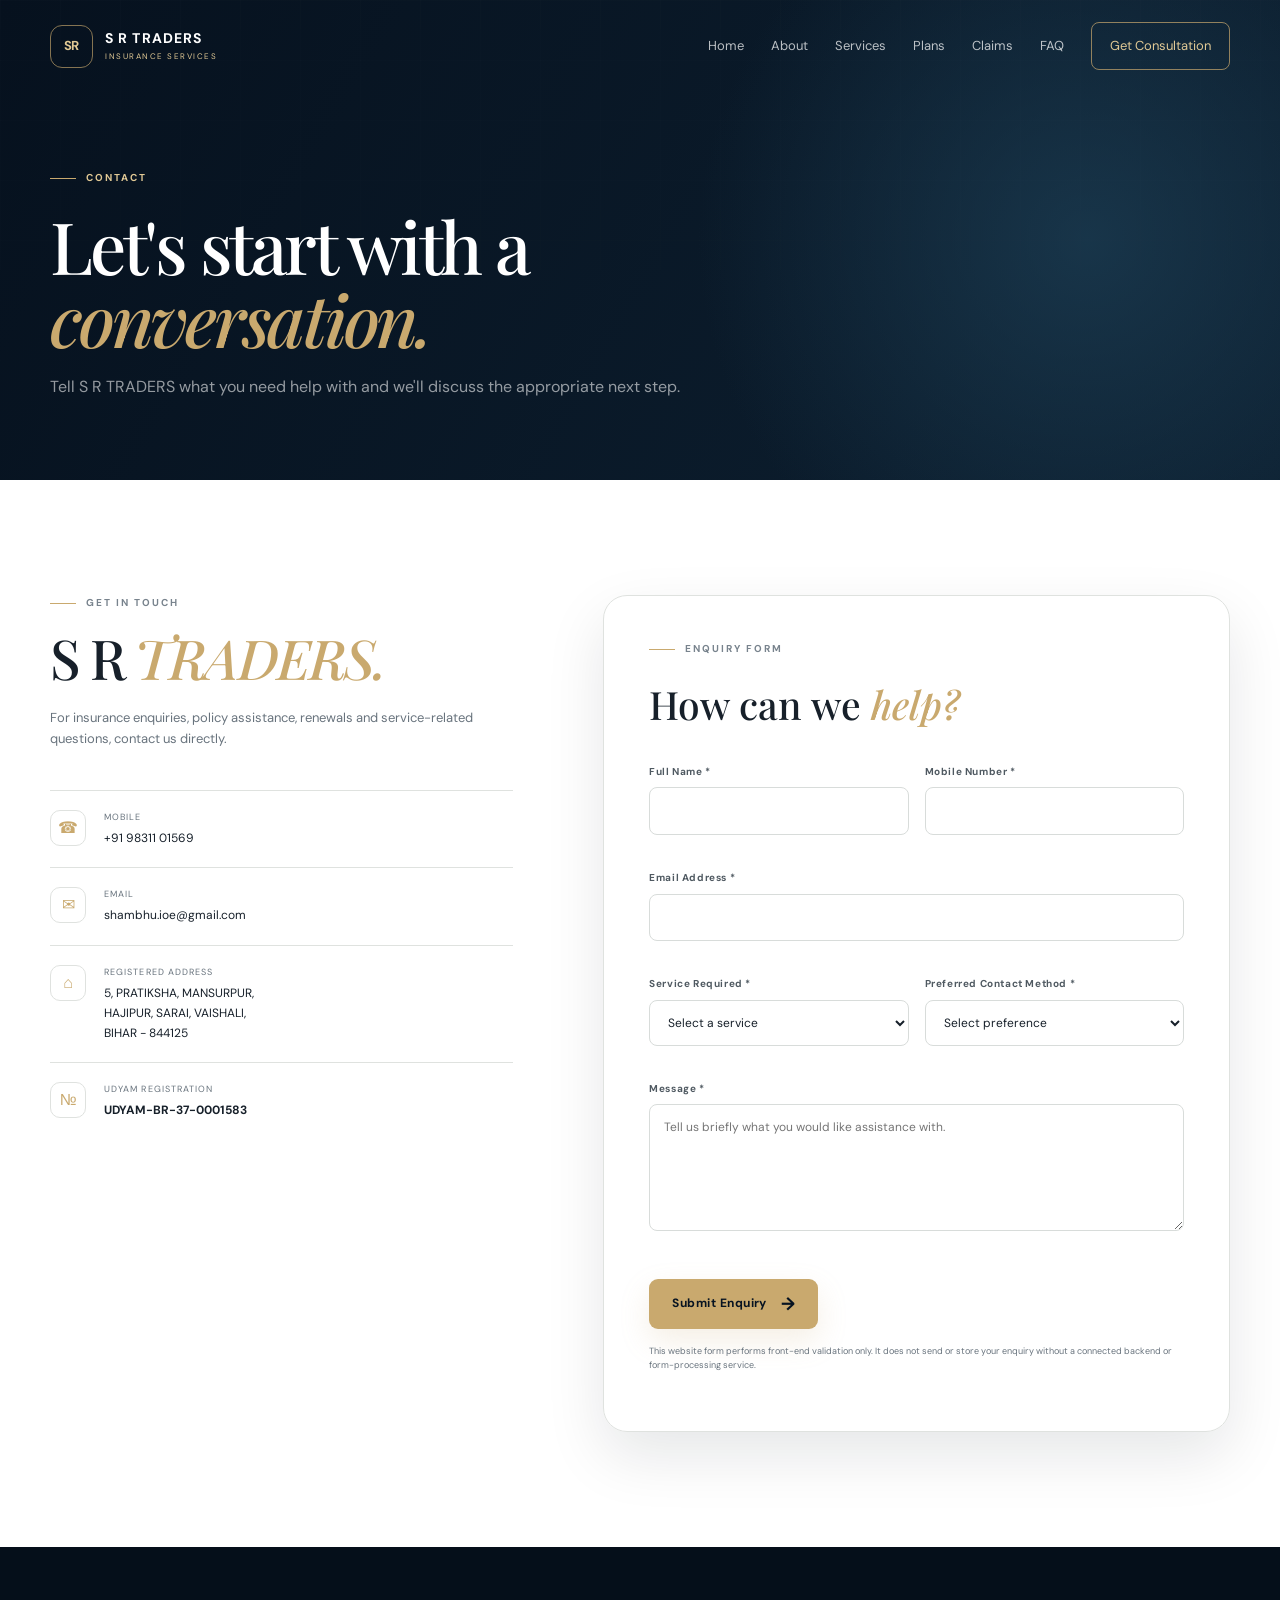
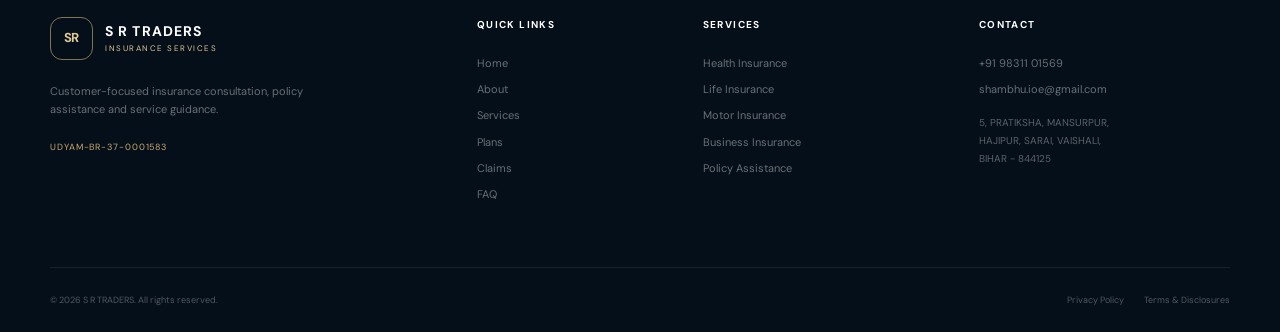
<file: contact.html>
<!DOCTYPE html>
<html lang="en">
<head>
    <meta charset="UTF-8">
    <meta name="viewport" content="width=device-width, initial-scale=1.0">
    <title>Contact S R TRADERS</title>
    <meta name="description" content="Contact S R TRADERS for insurance consultation, policy assistance, service enquiries and claims-related support.">
    <meta property="og:title" content="Contact S R TRADERS">
    <meta property="og:description" content="Get in touch with S R TRADERS for insurance service assistance.">
    <meta property="og:type" content="website">
    <meta name="theme-color" content="#071321">
    <link rel="icon" href="data:image/svg+xml,%3Csvg xmlns='http://www.w3.org/2000/svg' viewBox='0 0 100 100'%3E%3Crect width='100' height='100' rx='22' fill='%23071321'/%3E%3Ctext x='50' y='63' text-anchor='middle' font-family='Arial' font-size='38' font-weight='700' fill='%23c9a96e'%3ESR%3C/text%3E%3C/svg%3E">
    <link rel="stylesheet" href="style.css">
</head>
<body>

<header class="site-header">
    <nav class="navbar container">
        <a href="index.html" class="brand"><span class="brand-mark">SR</span><span class="brand-text"><strong>S R TRADERS</strong><small>INSURANCE SERVICES</small></span></a>
        <button class="menu-toggle" aria-label="Toggle navigation" aria-expanded="false"><span></span><span></span><span></span></button>
        <div class="nav-menu"><a href="index.html">Home</a><a href="about.html">About</a><a href="services.html">Services</a><a href="plans.html">Plans</a><a href="claims.html">Claims</a><a href="faq.html">FAQ</a><a href="contact.html" class="nav-cta">Get Consultation</a></div>
    </nav>
</header>

<main>
    <section class="page-hero">
        <div class="container page-hero-content reveal">
            <div class="eyebrow gold"><span></span> CONTACT</div>
            <h1>Let's start with a <em>conversation.</em></h1>
            <p>Tell S R TRADERS what you need help with and we'll discuss the appropriate next step.</p>
        </div>
    </section>

    <section class="section">
        <div class="container contact-grid">
            <div class="contact-details reveal">
                <div class="eyebrow"><span></span> GET IN TOUCH</div>
                <h2>S R <em>TRADERS.</em></h2>
                <p>For insurance enquiries, policy assistance, renewals and service-related questions, contact us directly.</p>

                <div class="contact-item">
                    <span class="contact-icon">☎</span>
                    <div><small>Mobile</small><a href="tel:9831101569">+91 98311 01569</a></div>
                </div>
                <div class="contact-item">
                    <span class="contact-icon">✉</span>
                    <div><small>Email</small><a href="mailto:shambhu.ioe@gmail.com">shambhu.ioe@gmail.com</a></div>
                </div>
                <div class="contact-item">
                    <span class="contact-icon">⌂</span>
                    <div><small>Registered Address</small><address>5, PRATIKSHA, MANSURPUR,<br>HAJIPUR, SARAI, VAISHALI,<br>BIHAR - 844125</address></div>
                </div>
                <div class="contact-item">
                    <span class="contact-icon">№</span>
                    <div><small>Udyam Registration</small><strong>UDYAM-BR-37-0001583</strong></div>
                </div>
            </div>

            <div class="form-card reveal delay-1">
                <div class="eyebrow"><span></span> ENQUIRY FORM</div>
                <h2>How can we <em>help?</em></h2>

                <form id="enquiryForm" novalidate>
                    <div class="form-grid">
                        <div class="form-field">
                            <label for="fullName">Full Name *</label>
                            <input type="text" id="fullName" name="fullName" autocomplete="name" required>
                            <small class="field-error"></small>
                        </div>
                        <div class="form-field">
                            <label for="mobile">Mobile Number *</label>
                            <input type="tel" id="mobile" name="mobile" autocomplete="tel" inputmode="tel" required>
                            <small class="field-error"></small>
                        </div>
                    </div>

                    <div class="form-field">
                        <label for="email">Email Address *</label>
                        <input type="email" id="email" name="email" autocomplete="email" required>
                        <small class="field-error"></small>
                    </div>

                    <div class="form-grid">
                        <div class="form-field">
                            <label for="service">Service Required *</label>
                            <select id="service" name="service" required>
                                <option value="">Select a service</option>
                                <option>Health Insurance</option>
                                <option>Life Insurance</option>
                                <option>Motor Insurance</option>
                                <option>Business Insurance</option>
                                <option>Property Insurance</option>
                                <option>Personal Protection</option>
                                <option>Policy Assistance</option>
                                <option>Insurance Consultation</option>
                                <option>Claims Support</option>
                                <option>Other Enquiry</option>
                            </select>
                            <small class="field-error"></small>
                        </div>

                        <div class="form-field">
                            <label for="contactMethod">Preferred Contact Method *</label>
                            <select id="contactMethod" name="contactMethod" required>
                                <option value="">Select preference</option>
                                <option>Phone</option>
                                <option>Email</option>
                            </select>
                            <small class="field-error"></small>
                        </div>
                    </div>

                    <div class="form-field">
                        <label for="message">Message *</label>
                        <textarea id="message" name="message" rows="5" required placeholder="Tell us briefly what you would like assistance with."></textarea>
                        <small class="field-error"></small>
                    </div>

                    <button type="submit" class="btn btn-primary form-submit">Submit Enquiry <span>→</span></button>
                    <p class="form-note">This website form performs front-end validation only. It does not send or store your enquiry without a connected backend or form-processing service.</p>
                    <div class="form-status" role="status" aria-live="polite"></div>
                </form>
            </div>
        </div>
    </section>
</main>

<footer class="site-footer">
    <div class="container footer-grid">
        <div class="footer-brand"><a href="index.html" class="brand footer-logo"><span class="brand-mark">SR</span><span class="brand-text"><strong>S R TRADERS</strong><small>INSURANCE SERVICES</small></span></a><p>Customer-focused insurance consultation, policy assistance and service guidance.</p><div class="footer-registration">UDYAM-BR-37-0001583</div></div>
        <div class="footer-column"><h4>Quick Links</h4><a href="index.html">Home</a><a href="about.html">About</a><a href="services.html">Services</a><a href="plans.html">Plans</a><a href="claims.html">Claims</a><a href="faq.html">FAQ</a></div>
        <div class="footer-column"><h4>Services</h4><a href="services.html">Health Insurance</a><a href="services.html">Life Insurance</a><a href="services.html">Motor Insurance</a><a href="services.html">Business Insurance</a><a href="services.html">Policy Assistance</a></div>
        <div class="footer-column footer-contact"><h4>Contact</h4><a href="tel:9831101569">+91 98311 01569</a><a href="mailto:shambhu.ioe@gmail.com">shambhu.ioe@gmail.com</a><p>5, PRATIKSHA, MANSURPUR,<br>HAJIPUR, SARAI, VAISHALI,<br>BIHAR - 844125</p></div>
    </div>
    <div class="footer-bottom container"><span>© <span class="current-year"></span> S R TRADERS. All rights reserved.</span><div><a href="privacy.html">Privacy Policy</a><a href="terms.html">Terms &amp; Disclosures</a></div></div>
</footer>
<button class="back-top" aria-label="Back to top">↑</button>
<script src="script.js"></script>
</body>
</html>
</file>
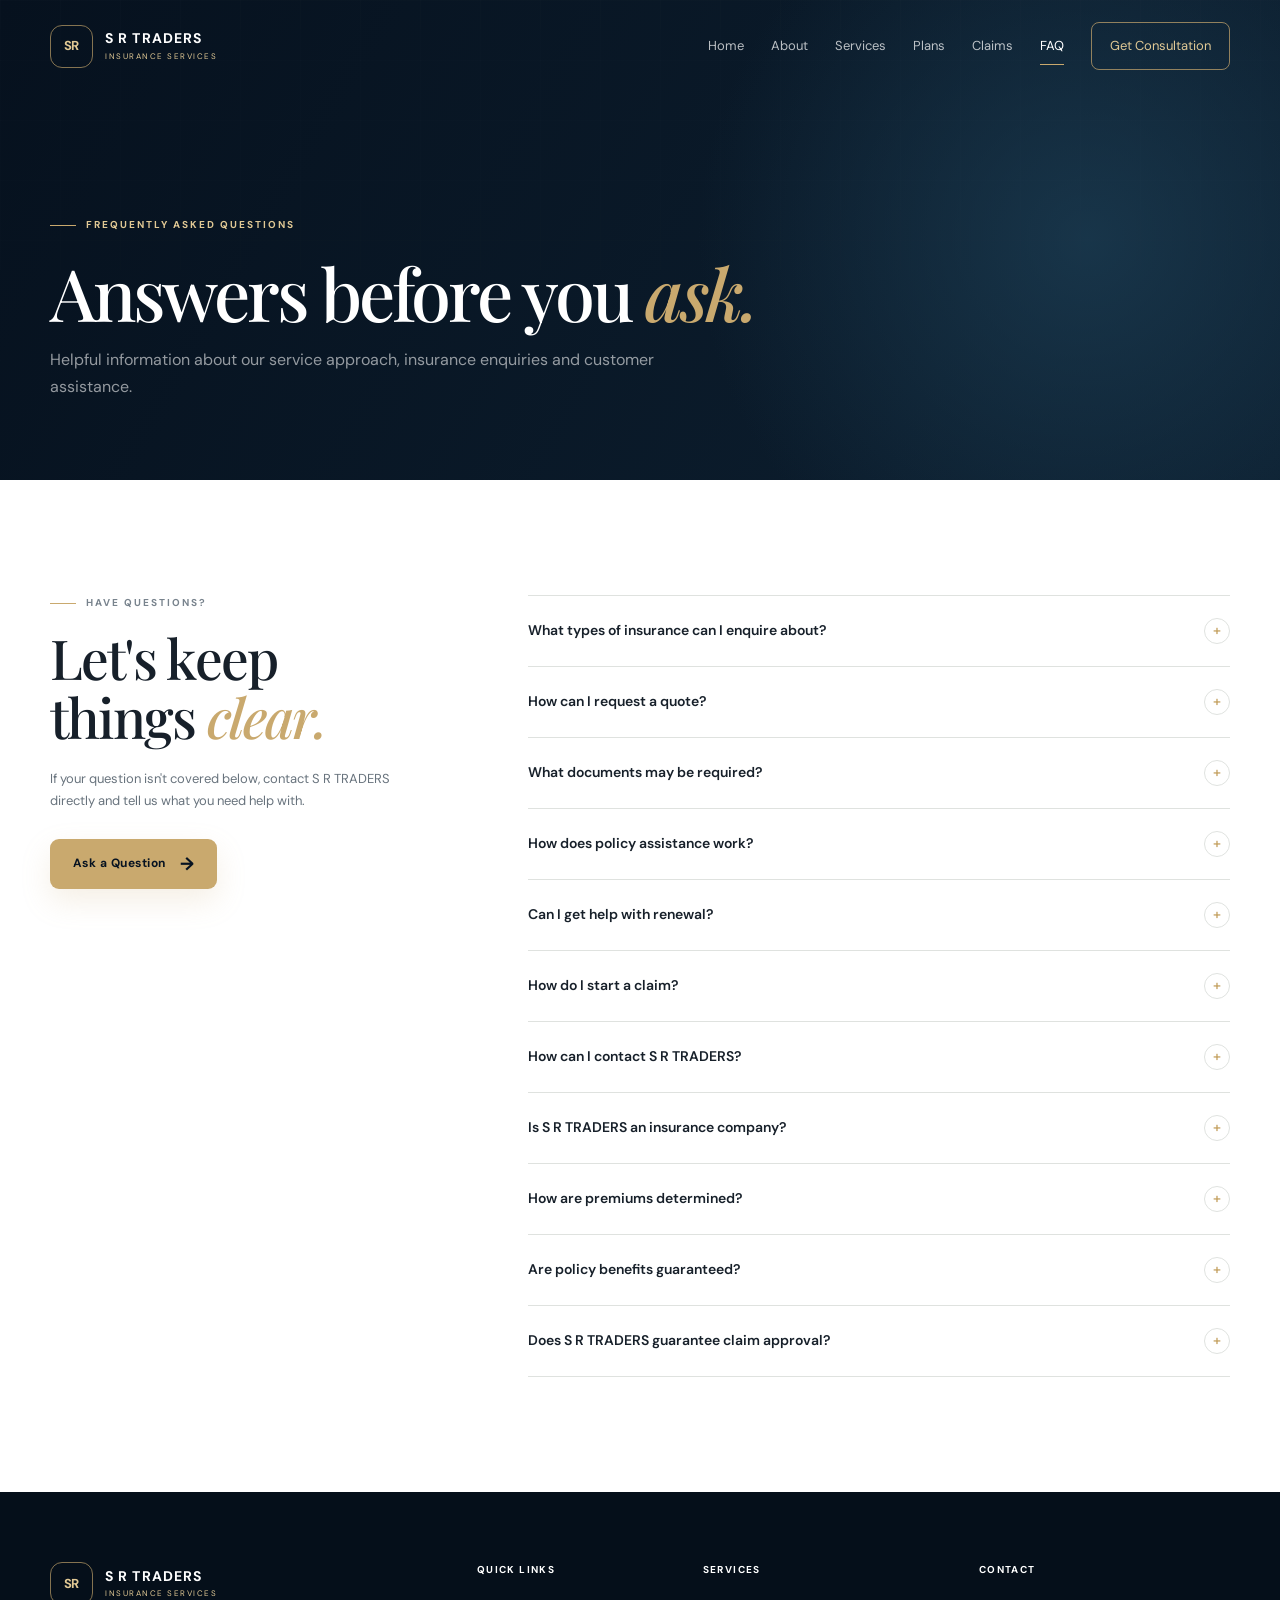
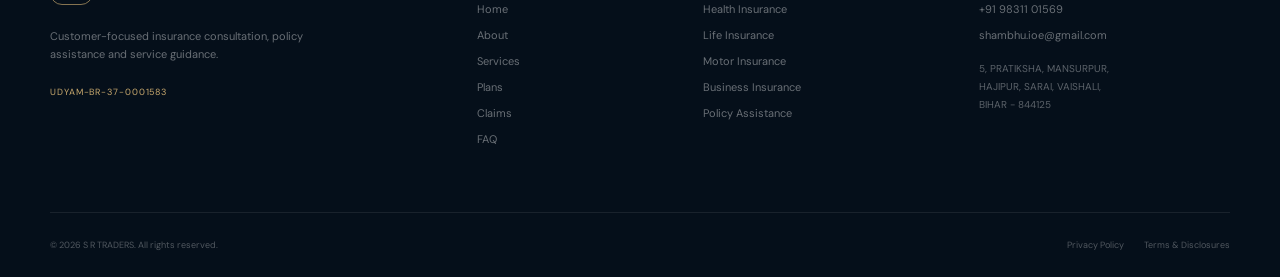
<file: faq.html>
<!DOCTYPE html>
<html lang="en">
<head>
    <meta charset="UTF-8">
    <meta name="viewport" content="width=device-width, initial-scale=1.0">
    <title>FAQ | S R TRADERS</title>
    <meta name="description" content="Frequently asked questions about insurance enquiries, consultation, policy assistance and claims support from S R TRADERS.">
    <meta property="og:title" content="FAQ | S R TRADERS">
    <meta property="og:description" content="Answers to common questions about S R TRADERS insurance service assistance.">
    <meta property="og:type" content="website">
    <meta name="theme-color" content="#071321">
    <link rel="icon" href="data:image/svg+xml,%3Csvg xmlns='http://www.w3.org/2000/svg' viewBox='0 0 100 100'%3E%3Crect width='100' height='100' rx='22' fill='%23071321'/%3E%3Ctext x='50' y='63' text-anchor='middle' font-family='Arial' font-size='38' font-weight='700' fill='%23c9a96e'%3ESR%3C/text%3E%3C/svg%3E">
    <link rel="stylesheet" href="style.css">
</head>
<body>

<header class="site-header">
    <nav class="navbar container">
        <a href="index.html" class="brand"><span class="brand-mark">SR</span><span class="brand-text"><strong>S R TRADERS</strong><small>INSURANCE SERVICES</small></span></a>
        <button class="menu-toggle" aria-label="Toggle navigation" aria-expanded="false"><span></span><span></span><span></span></button>
        <div class="nav-menu"><a href="index.html">Home</a><a href="about.html">About</a><a href="services.html">Services</a><a href="plans.html">Plans</a><a href="claims.html">Claims</a><a href="faq.html">FAQ</a><a href="contact.html" class="nav-cta">Get Consultation</a></div>
    </nav>
</header>

<main>
    <section class="page-hero">
        <div class="container page-hero-content reveal">
            <div class="eyebrow gold"><span></span> FREQUENTLY ASKED QUESTIONS</div>
            <h1>Answers before you <em>ask.</em></h1>
            <p>Helpful information about our service approach, insurance enquiries and customer assistance.</p>
        </div>
    </section>

    <section class="section">
        <div class="container faq-layout">
            <div class="faq-intro reveal">
                <div class="eyebrow"><span></span> HAVE QUESTIONS?</div>
                <h2>Let's keep things <em>clear.</em></h2>
                <p>If your question isn't covered below, contact S R TRADERS directly and tell us what you need help with.</p>
                <a href="contact.html" class="btn btn-primary">Ask a Question <span>→</span></a>
            </div>

            <div class="faq-list reveal delay-1">
                <div class="faq-item">
                    <button class="faq-question">What types of insurance can I enquire about?<span>+</span></button>
                    <div class="faq-answer"><p>You can enquire about areas including health, life, motor, business, property and personal protection insurance, as well as policy assistance and general insurance consultation.</p></div>
                </div>
                <div class="faq-item">
                    <button class="faq-question">How can I request a quote?<span>+</span></button>
                    <div class="faq-answer"><p>Contact S R TRADERS with your requirements. We can discuss the information needed for your enquiry and the appropriate next step. Any actual quote or premium depends on the applicable insurer and product.</p></div>
                </div>
                <div class="faq-item">
                    <button class="faq-question">What documents may be required?<span>+</span></button>
                    <div class="faq-answer"><p>Requirements vary according to the insurance product and purpose. Depending on the enquiry, an insurer may request identity, contact, vehicle, property, medical, financial or other supporting documents.</p></div>
                </div>
                <div class="faq-item">
                    <button class="faq-question">How does policy assistance work?<span>+</span></button>
                    <div class="faq-answer"><p>You can contact us with a policy-related question. We can help identify the service issue and discuss available assistance, subject to the applicable insurer's procedures.</p></div>
                </div>
                <div class="faq-item">
                    <button class="faq-question">Can I get help with renewal?<span>+</span></button>
                    <div class="faq-answer"><p>Yes, you may contact us for renewal-related assistance. Renewal availability, pricing, terms and eligibility remain subject to the applicable insurer and policy.</p></div>
                </div>
                <div class="faq-item">
                    <button class="faq-question">How do I start a claim?<span>+</span></button>
                    <div class="faq-answer"><p>Start by notifying the applicable insurer through its prescribed claims channel and follow the relevant policy requirements. S R TRADERS may assist with service-related enquiries where appropriate.</p></div>
                </div>
                <div class="faq-item">
                    <button class="faq-question">How can I contact S R TRADERS?<span>+</span></button>
                    <div class="faq-answer"><p>You can call +91 98311 01569, email shambhu.ioe@gmail.com, or use the enquiry form on our Contact page.</p></div>
                </div>
                <div class="faq-item">
                    <button class="faq-question">Is S R TRADERS an insurance company?<span>+</span></button>
                    <div class="faq-answer"><p>S R TRADERS is presented on this website as a service-oriented business providing insurance consultation, enquiry and assistance. This website does not claim that S R TRADERS is an insurer, broker, agent or licensed insurance intermediary.</p></div>
                </div>
                <div class="faq-item">
                    <button class="faq-question">How are premiums determined?<span>+</span></button>
                    <div class="faq-answer"><p>Insurance premiums depend on the applicable product, insurer, customer details, risk factors, coverage, policy terms and other applicable factors. No specific premium is represented on this website.</p></div>
                </div>
                <div class="faq-item">
                    <button class="faq-question">Are policy benefits guaranteed?<span>+</span></button>
                    <div class="faq-answer"><p>No. Benefits, exclusions, eligibility, coverage and claim outcomes depend on the applicable policy and insurer's terms. Website information should not be treated as a guarantee.</p></div>
                </div>
                <div class="faq-item">
                    <button class="faq-question">Does S R TRADERS guarantee claim approval?<span>+</span></button>
                    <div class="faq-answer"><p>No. Claim decisions are made according to the applicable policy terms and the insurer's claims process. S R TRADERS does not guarantee claim approval, settlement or processing time.</p></div>
                </div>
            </div>
        </div>
    </section>
</main>

<footer class="site-footer">
    <div class="container footer-grid">
        <div class="footer-brand"><a href="index.html" class="brand footer-logo"><span class="brand-mark">SR</span><span class="brand-text"><strong>S R TRADERS</strong><small>INSURANCE SERVICES</small></span></a><p>Customer-focused insurance consultation, policy assistance and service guidance.</p><div class="footer-registration">UDYAM-BR-37-0001583</div></div>
        <div class="footer-column"><h4>Quick Links</h4><a href="index.html">Home</a><a href="about.html">About</a><a href="services.html">Services</a><a href="plans.html">Plans</a><a href="claims.html">Claims</a><a href="faq.html">FAQ</a></div>
        <div class="footer-column"><h4>Services</h4><a href="services.html">Health Insurance</a><a href="services.html">Life Insurance</a><a href="services.html">Motor Insurance</a><a href="services.html">Business Insurance</a><a href="services.html">Policy Assistance</a></div>
        <div class="footer-column footer-contact"><h4>Contact</h4><a href="tel:9831101569">+91 98311 01569</a><a href="mailto:shambhu.ioe@gmail.com">shambhu.ioe@gmail.com</a><p>5, PRATIKSHA, MANSURPUR,<br>HAJIPUR, SARAI, VAISHALI,<br>BIHAR - 844125</p></div>
    </div>
    <div class="footer-bottom container"><span>© <span class="current-year"></span> S R TRADERS. All rights reserved.</span><div><a href="privacy.html">Privacy Policy</a><a href="terms.html">Terms &amp; Disclosures</a></div></div>
</footer>
<button class="back-top" aria-label="Back to top">↑</button>
<script src="script.js"></script>
</body>
</html>
</file>
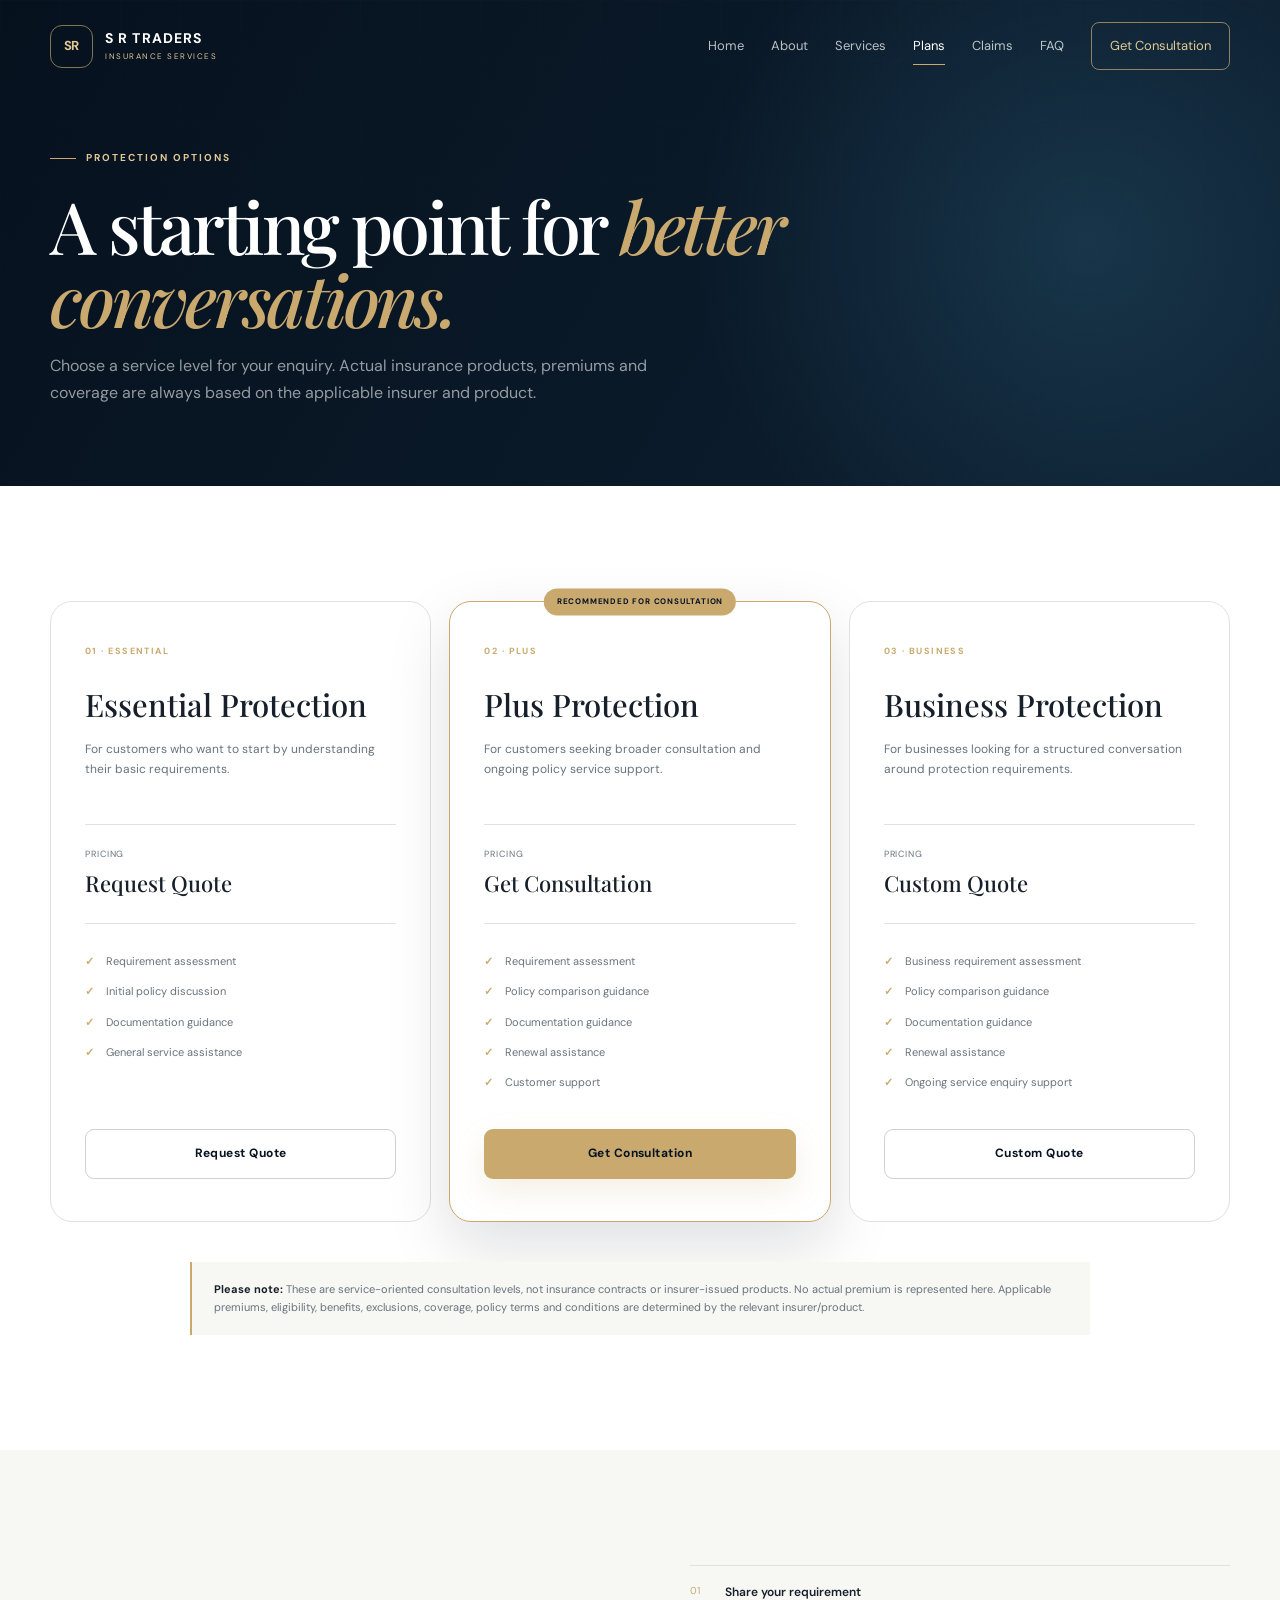
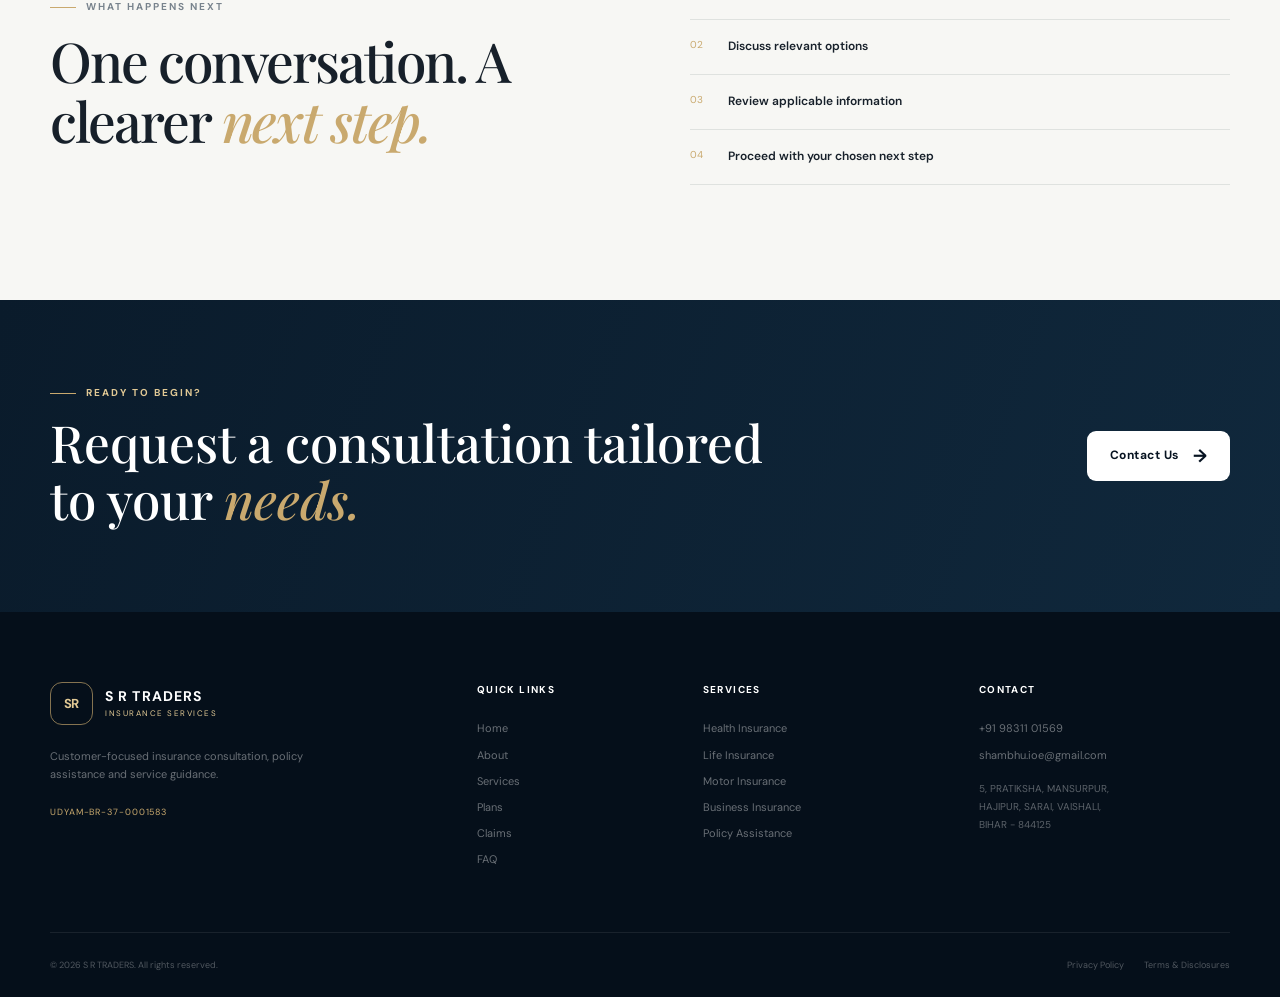
<file: plans.html>
<!DOCTYPE html>
<html lang="en">
<head>
    <meta charset="UTF-8">
    <meta name="viewport" content="width=device-width, initial-scale=1.0">
    <title>Insurance Plans | S R TRADERS</title>
    <meta name="description" content="Explore consultation-oriented protection service levels from S R TRADERS. Request a customised insurance consultation.">
    <meta property="og:title" content="Insurance Plans | S R TRADERS">
    <meta property="og:description" content="Explore protection consultation options from S R TRADERS.">
    <meta property="og:type" content="website">
    <meta name="theme-color" content="#071321">
    <link rel="icon" href="data:image/svg+xml,%3Csvg xmlns='http://www.w3.org/2000/svg' viewBox='0 0 100 100'%3E%3Crect width='100' height='100' rx='22' fill='%23071321'/%3E%3Ctext x='50' y='63' text-anchor='middle' font-family='Arial' font-size='38' font-weight='700' fill='%23c9a96e'%3ESR%3C/text%3E%3C/svg%3E">
    <link rel="stylesheet" href="style.css">
</head>
<body>

<header class="site-header">
    <nav class="navbar container">
        <a href="index.html" class="brand"><span class="brand-mark">SR</span><span class="brand-text"><strong>S R TRADERS</strong><small>INSURANCE SERVICES</small></span></a>
        <button class="menu-toggle" aria-label="Toggle navigation" aria-expanded="false"><span></span><span></span><span></span></button>
        <div class="nav-menu"><a href="index.html">Home</a><a href="about.html">About</a><a href="services.html">Services</a><a href="plans.html">Plans</a><a href="claims.html">Claims</a><a href="faq.html">FAQ</a><a href="contact.html" class="nav-cta">Get Consultation</a></div>
    </nav>
</header>

<main>
    <section class="page-hero">
        <div class="container page-hero-content reveal">
            <div class="eyebrow gold"><span></span> PROTECTION OPTIONS</div>
            <h1>A starting point for <em>better conversations.</em></h1>
            <p>Choose a service level for your enquiry. Actual insurance products, premiums and coverage are always based on the applicable insurer and product.</p>
        </div>
    </section>

    <section class="section">
        <div class="container">
            <div class="plan-grid">
                <article class="plan-card reveal">
                    <div class="plan-label">01 · ESSENTIAL</div>
                    <h2>Essential Protection</h2>
                    <p>For customers who want to start by understanding their basic requirements.</p>
                    <div class="plan-price"><small>Pricing</small><strong>Request Quote</strong></div>
                    <ul class="check-list">
                        <li>Requirement assessment</li>
                        <li>Initial policy discussion</li>
                        <li>Documentation guidance</li>
                        <li>General service assistance</li>
                    </ul>
                    <a href="contact.html" class="btn btn-outline-dark">Request Quote</a>
                </article>

                <article class="plan-card featured reveal delay-1">
                    <div class="featured-tag">RECOMMENDED FOR CONSULTATION</div>
                    <div class="plan-label">02 · PLUS</div>
                    <h2>Plus Protection</h2>
                    <p>For customers seeking broader consultation and ongoing policy service support.</p>
                    <div class="plan-price"><small>Pricing</small><strong>Get Consultation</strong></div>
                    <ul class="check-list">
                        <li>Requirement assessment</li>
                        <li>Policy comparison guidance</li>
                        <li>Documentation guidance</li>
                        <li>Renewal assistance</li>
                        <li>Customer support</li>
                    </ul>
                    <a href="contact.html" class="btn btn-primary">Get Consultation</a>
                </article>

                <article class="plan-card reveal delay-2">
                    <div class="plan-label">03 · BUSINESS</div>
                    <h2>Business Protection</h2>
                    <p>For businesses looking for a structured conversation around protection requirements.</p>
                    <div class="plan-price"><small>Pricing</small><strong>Custom Quote</strong></div>
                    <ul class="check-list">
                        <li>Business requirement assessment</li>
                        <li>Policy comparison guidance</li>
                        <li>Documentation guidance</li>
                        <li>Renewal assistance</li>
                        <li>Ongoing service enquiry support</li>
                    </ul>
                    <a href="contact.html" class="btn btn-outline-dark">Custom Quote</a>
                </article>
            </div>

            <div class="plan-disclaimer reveal">
                <strong>Please note:</strong> These are service-oriented consultation levels, not insurance contracts or insurer-issued products. No actual premium is represented here. Applicable premiums, eligibility, benefits, exclusions, coverage, policy terms and conditions are determined by the relevant insurer/product.
            </div>
        </div>
    </section>

    <section class="section soft-section">
        <div class="container two-column">
            <div class="reveal"><div class="eyebrow"><span></span> WHAT HAPPENS NEXT</div><h2>One conversation. A clearer <em>next step.</em></h2></div>
            <div class="mini-process reveal delay-1">
                <div><span>01</span><p>Share your requirement</p></div>
                <div><span>02</span><p>Discuss relevant options</p></div>
                <div><span>03</span><p>Review applicable information</p></div>
                <div><span>04</span><p>Proceed with your chosen next step</p></div>
            </div>
        </div>
    </section>

    <section class="cta-section">
        <div class="container cta-inner"><div><div class="eyebrow gold"><span></span> READY TO BEGIN?</div><h2>Request a consultation tailored to your <em>needs.</em></h2></div><a href="contact.html" class="btn btn-light">Contact Us <span>→</span></a></div>
    </section>
</main>

<footer class="site-footer">
    <div class="container footer-grid">
        <div class="footer-brand"><a href="index.html" class="brand footer-logo"><span class="brand-mark">SR</span><span class="brand-text"><strong>S R TRADERS</strong><small>INSURANCE SERVICES</small></span></a><p>Customer-focused insurance consultation, policy assistance and service guidance.</p><div class="footer-registration">UDYAM-BR-37-0001583</div></div>
        <div class="footer-column"><h4>Quick Links</h4><a href="index.html">Home</a><a href="about.html">About</a><a href="services.html">Services</a><a href="plans.html">Plans</a><a href="claims.html">Claims</a><a href="faq.html">FAQ</a></div>
        <div class="footer-column"><h4>Services</h4><a href="services.html">Health Insurance</a><a href="services.html">Life Insurance</a><a href="services.html">Motor Insurance</a><a href="services.html">Business Insurance</a><a href="services.html">Policy Assistance</a></div>
        <div class="footer-column footer-contact"><h4>Contact</h4><a href="tel:9831101569">+91 98311 01569</a><a href="mailto:shambhu.ioe@gmail.com">shambhu.ioe@gmail.com</a><p>5, PRATIKSHA, MANSURPUR,<br>HAJIPUR, SARAI, VAISHALI,<br>BIHAR - 844125</p></div>
    </div>
    <div class="footer-bottom container"><span>© <span class="current-year"></span> S R TRADERS. All rights reserved.</span><div><a href="privacy.html">Privacy Policy</a><a href="terms.html">Terms &amp; Disclosures</a></div></div>
</footer>
<button class="back-top" aria-label="Back to top">↑</button>
<script src="script.js"></script>
</body>
</html>
</file>
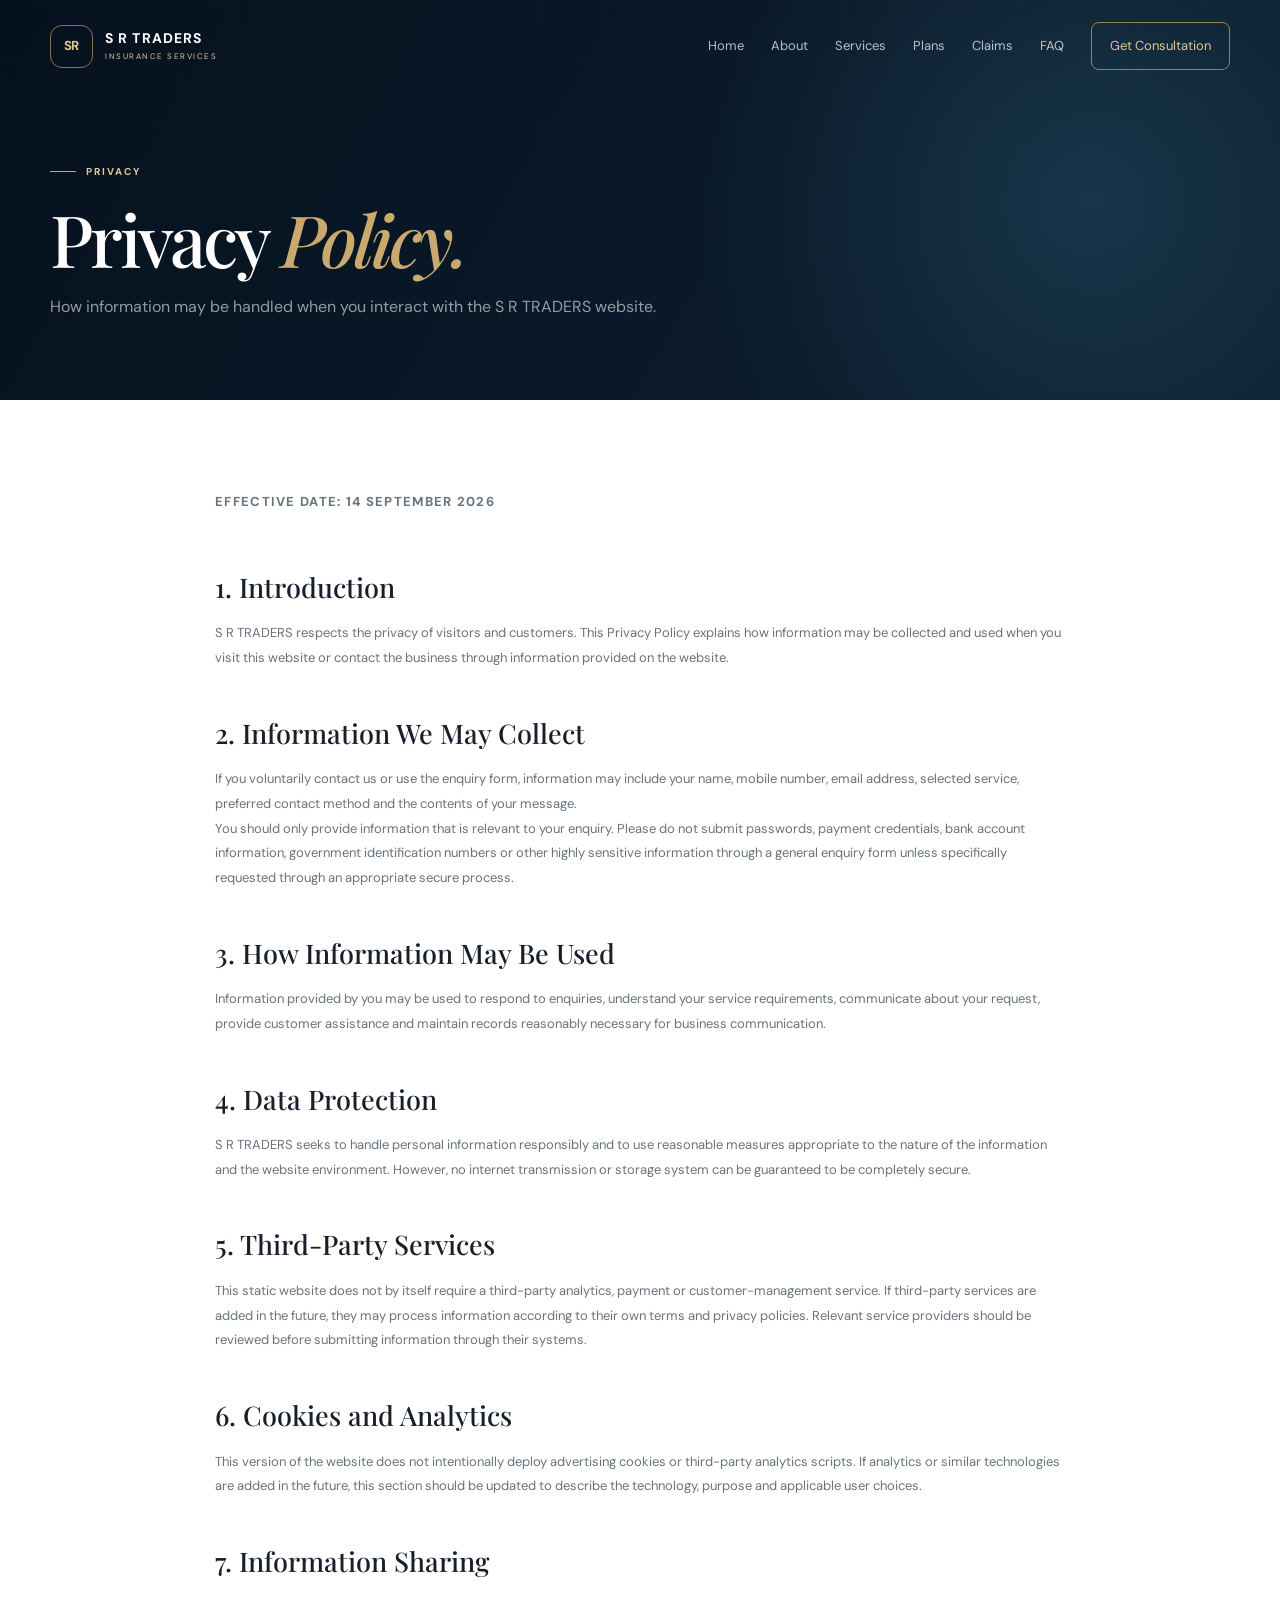
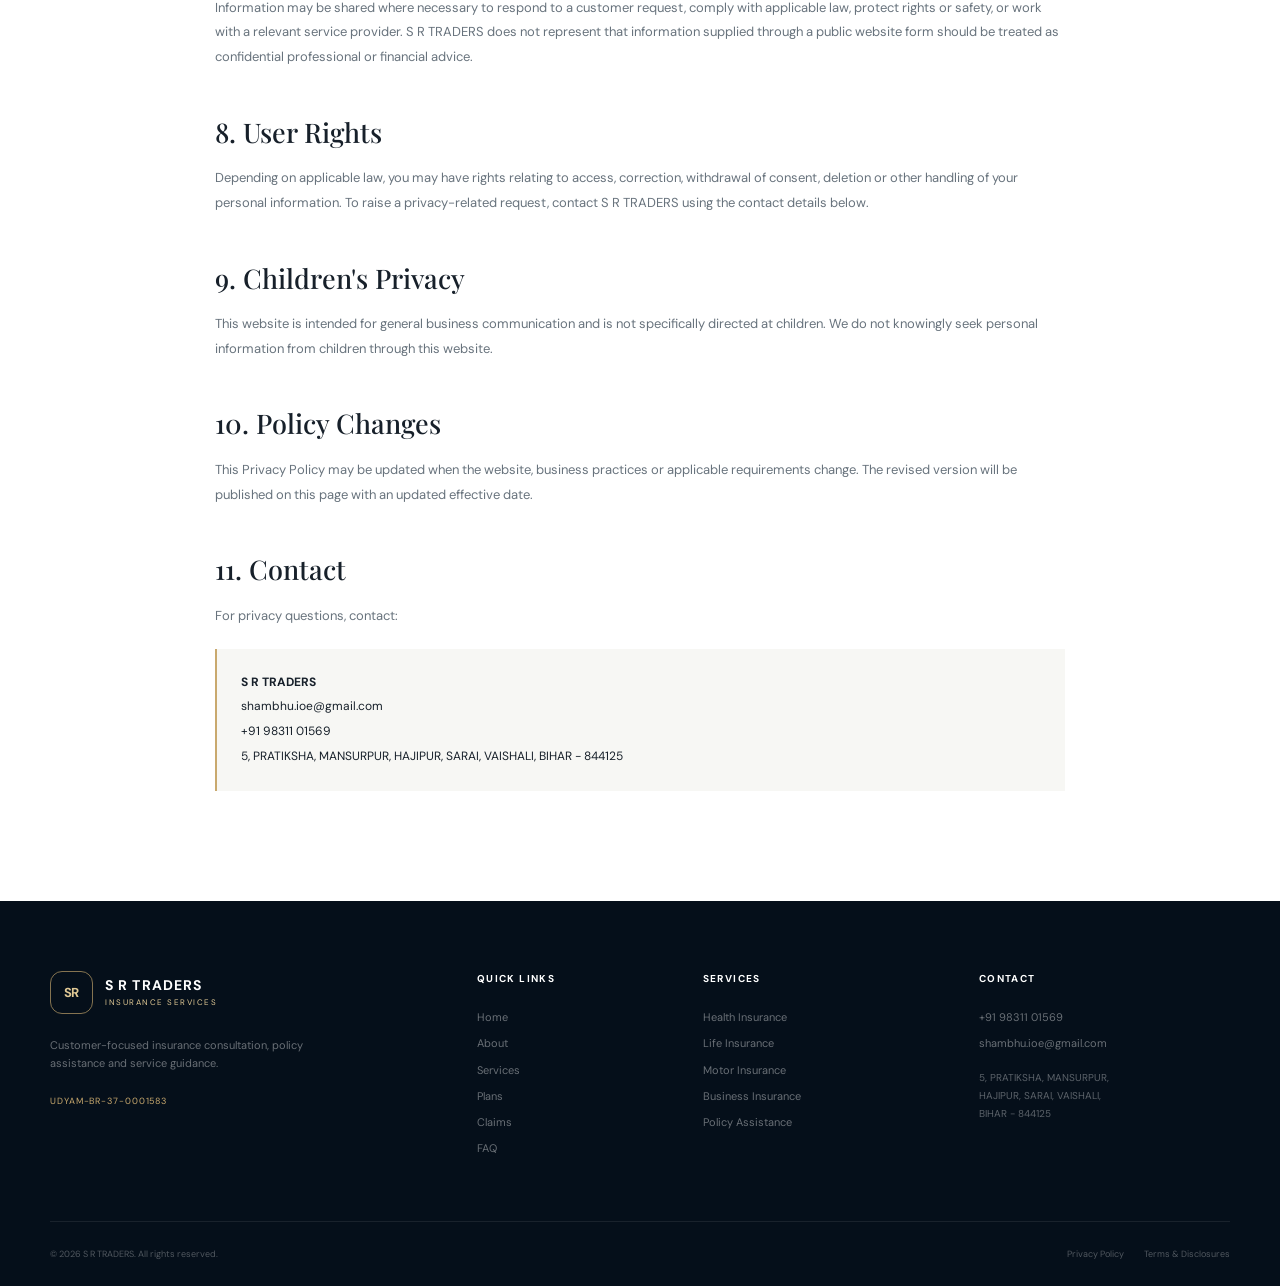
<file: privacy.html>
<!DOCTYPE html>
<html lang="en">
<head>
    <meta charset="UTF-8">
    <meta name="viewport" content="width=device-width, initial-scale=1.0">
    <title>Privacy Policy | S R TRADERS</title>
    <meta name="description" content="Privacy Policy for the S R TRADERS website.">
    <meta property="og:title" content="Privacy Policy | S R TRADERS">
    <meta property="og:description" content="Privacy information for visitors to the S R TRADERS website.">
    <meta property="og:type" content="website">
    <meta name="theme-color" content="#071321">
    <link rel="icon" href="data:image/svg+xml,%3Csvg xmlns='http://www.w3.org/2000/svg' viewBox='0 0 100 100'%3E%3Crect width='100' height='100' rx='22' fill='%23071321'/%3E%3Ctext x='50' y='63' text-anchor='middle' font-family='Arial' font-size='38' font-weight='700' fill='%23c9a96e'%3ESR%3C/text%3E%3C/svg%3E">
    <link rel="stylesheet" href="style.css">
</head>
<body>

<header class="site-header">
    <nav class="navbar container">
        <a href="index.html" class="brand"><span class="brand-mark">SR</span><span class="brand-text"><strong>S R TRADERS</strong><small>INSURANCE SERVICES</small></span></a>
        <button class="menu-toggle" aria-label="Toggle navigation" aria-expanded="false"><span></span><span></span><span></span></button>
        <div class="nav-menu"><a href="index.html">Home</a><a href="about.html">About</a><a href="services.html">Services</a><a href="plans.html">Plans</a><a href="claims.html">Claims</a><a href="faq.html">FAQ</a><a href="contact.html" class="nav-cta">Get Consultation</a></div>
    </nav>
</header>

<main>
    <section class="page-hero compact-hero">
        <div class="container page-hero-content reveal">
            <div class="eyebrow gold"><span></span> PRIVACY</div>
            <h1>Privacy <em>Policy.</em></h1>
            <p>How information may be handled when you interact with the S R TRADERS website.</p>
        </div>
    </section>

    <section class="legal-section">
        <div class="container legal-content">
            <p class="legal-updated">Effective date: 14 September 2026</p>

            <h2>1. Introduction</h2>
            <p>S R TRADERS respects the privacy of visitors and customers. This Privacy Policy explains how information may be collected and used when you visit this website or contact the business through information provided on the website.</p>

            <h2>2. Information We May Collect</h2>
            <p>If you voluntarily contact us or use the enquiry form, information may include your name, mobile number, email address, selected service, preferred contact method and the contents of your message.</p>
            <p>You should only provide information that is relevant to your enquiry. Please do not submit passwords, payment credentials, bank account information, government identification numbers or other highly sensitive information through a general enquiry form unless specifically requested through an appropriate secure process.</p>

            <h2>3. How Information May Be Used</h2>
            <p>Information provided by you may be used to respond to enquiries, understand your service requirements, communicate about your request, provide customer assistance and maintain records reasonably necessary for business communication.</p>

            <h2>4. Data Protection</h2>
            <p>S R TRADERS seeks to handle personal information responsibly and to use reasonable measures appropriate to the nature of the information and the website environment. However, no internet transmission or storage system can be guaranteed to be completely secure.</p>

            <h2>5. Third-Party Services</h2>
            <p>This static website does not by itself require a third-party analytics, payment or customer-management service. If third-party services are added in the future, they may process information according to their own terms and privacy policies. Relevant service providers should be reviewed before submitting information through their systems.</p>

            <h2>6. Cookies and Analytics</h2>
            <p>This version of the website does not intentionally deploy advertising cookies or third-party analytics scripts. If analytics or similar technologies are added in the future, this section should be updated to describe the technology, purpose and applicable user choices.</p>

            <h2>7. Information Sharing</h2>
            <p>Information may be shared where necessary to respond to a customer request, comply with applicable law, protect rights or safety, or work with a relevant service provider. S R TRADERS does not represent that information supplied through a public website form should be treated as confidential professional or financial advice.</p>

            <h2>8. User Rights</h2>
            <p>Depending on applicable law, you may have rights relating to access, correction, withdrawal of consent, deletion or other handling of your personal information. To raise a privacy-related request, contact S R TRADERS using the contact details below.</p>

            <h2>9. Children's Privacy</h2>
            <p>This website is intended for general business communication and is not specifically directed at children. We do not knowingly seek personal information from children through this website.</p>

            <h2>10. Policy Changes</h2>
            <p>This Privacy Policy may be updated when the website, business practices or applicable requirements change. The revised version will be published on this page with an updated effective date.</p>

            <h2>11. Contact</h2>
            <p>For privacy questions, contact:</p>
            <div class="legal-contact">
                <strong>S R TRADERS</strong>
                <a href="mailto:shambhu.ioe@gmail.com">shambhu.ioe@gmail.com</a>
                <a href="tel:9831101569">+91 98311 01569</a>
                <span>5, PRATIKSHA, MANSURPUR, HAJIPUR, SARAI, VAISHALI, BIHAR - 844125</span>
            </div>
        </div>
    </section>
</main>

<footer class="site-footer">
    <div class="container footer-grid">
        <div class="footer-brand"><a href="index.html" class="brand footer-logo"><span class="brand-mark">SR</span><span class="brand-text"><strong>S R TRADERS</strong><small>INSURANCE SERVICES</small></span></a><p>Customer-focused insurance consultation, policy assistance and service guidance.</p><div class="footer-registration">UDYAM-BR-37-0001583</div></div>
        <div class="footer-column"><h4>Quick Links</h4><a href="index.html">Home</a><a href="about.html">About</a><a href="services.html">Services</a><a href="plans.html">Plans</a><a href="claims.html">Claims</a><a href="faq.html">FAQ</a></div>
        <div class="footer-column"><h4>Services</h4><a href="services.html">Health Insurance</a><a href="services.html">Life Insurance</a><a href="services.html">Motor Insurance</a><a href="services.html">Business Insurance</a><a href="services.html">Policy Assistance</a></div>
        <div class="footer-column footer-contact"><h4>Contact</h4><a href="tel:9831101569">+91 98311 01569</a><a href="mailto:shambhu.ioe@gmail.com">shambhu.ioe@gmail.com</a><p>5, PRATIKSHA, MANSURPUR,<br>HAJIPUR, SARAI, VAISHALI,<br>BIHAR - 844125</p></div>
    </div>
    <div class="footer-bottom container"><span>© <span class="current-year"></span> S R TRADERS. All rights reserved.</span><div><a href="privacy.html">Privacy Policy</a><a href="terms.html">Terms &amp; Disclosures</a></div></div>
</footer>
<button class="back-top" aria-label="Back to top">↑</button>
<script src="script.js"></script>
</body>
</html>
</file>
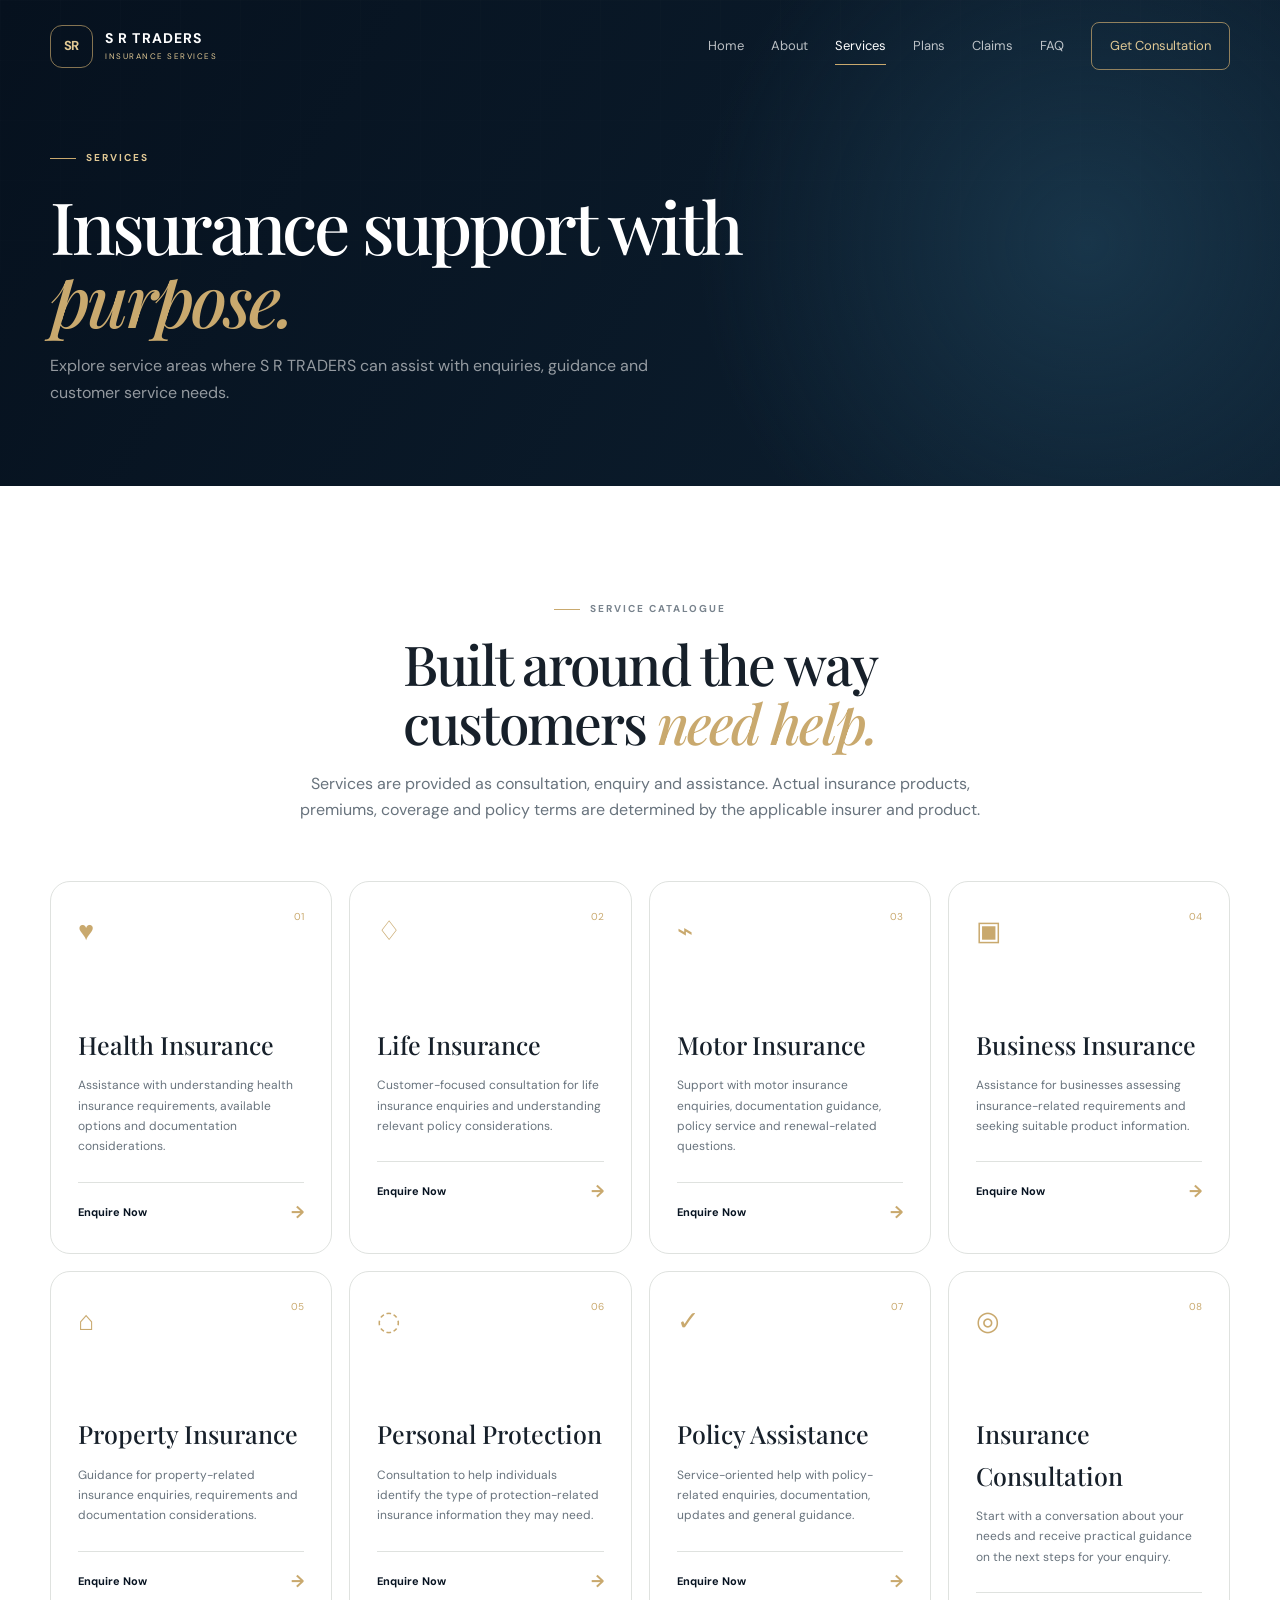
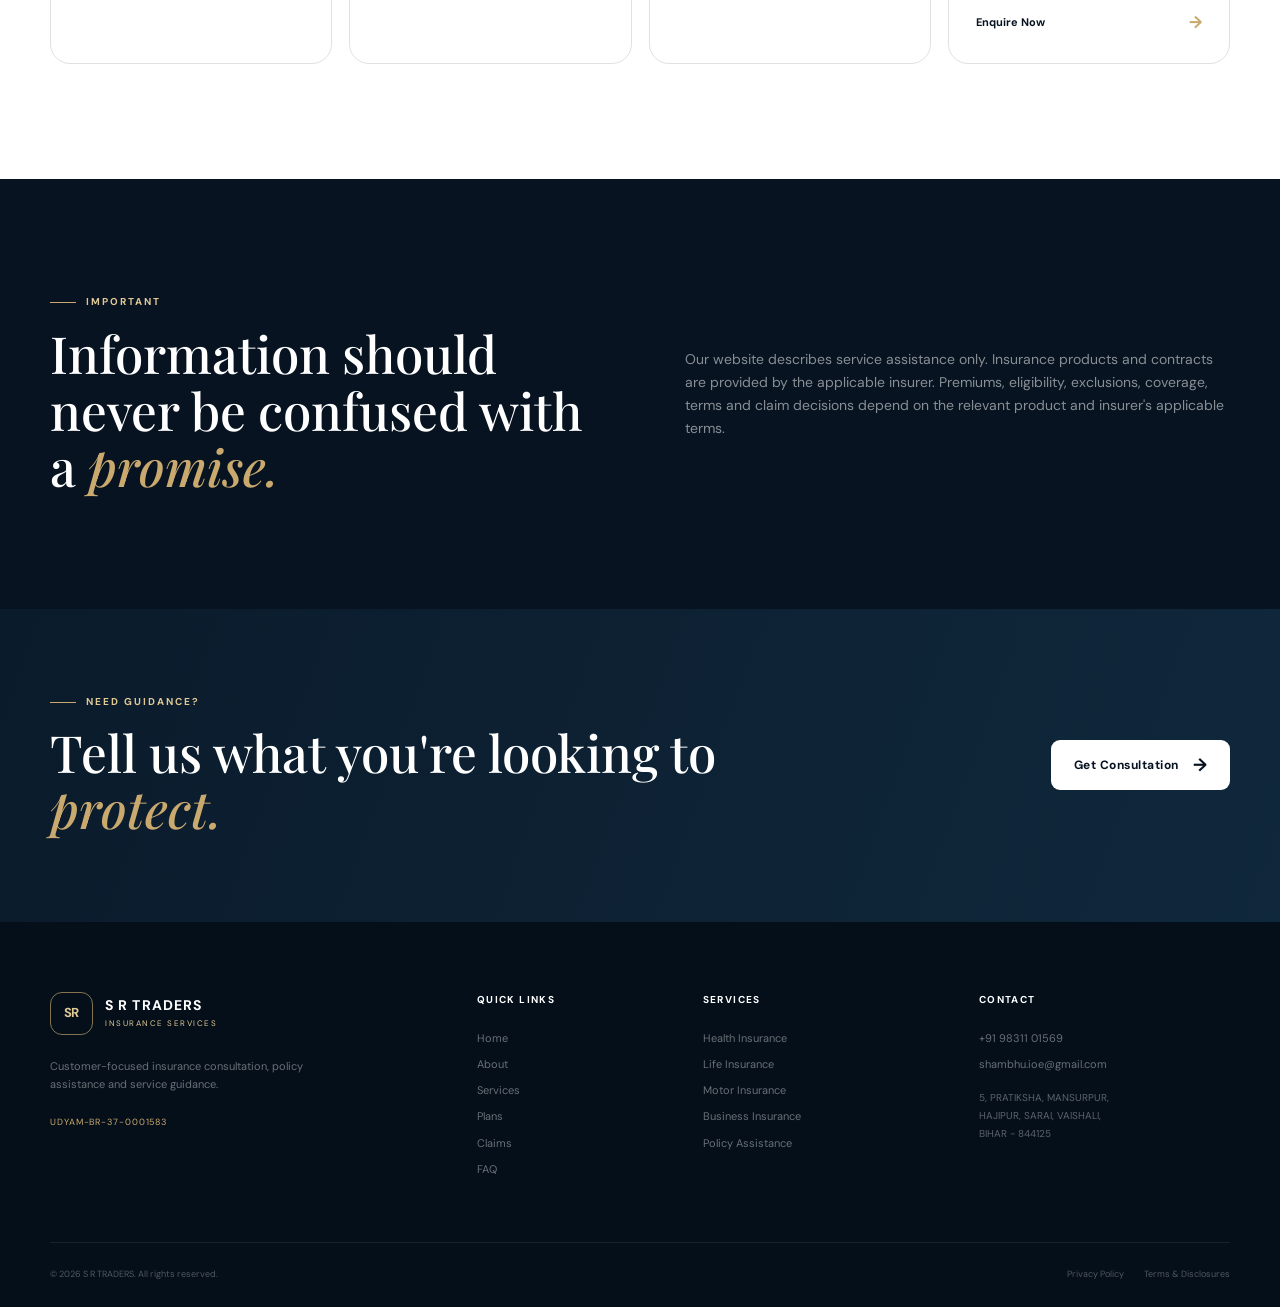
<file: services.html>
<!DOCTYPE html>
<html lang="en">
<head>
    <meta charset="UTF-8">
    <meta name="viewport" content="width=device-width, initial-scale=1.0">
    <title>Insurance Services | S R TRADERS</title>
    <meta name="description" content="Explore health, life, motor, business, property and personal protection insurance assistance from S R TRADERS.">
    <meta property="og:title" content="Insurance Services | S R TRADERS">
    <meta property="og:description" content="Insurance consultation and policy assistance services from S R TRADERS.">
    <meta property="og:type" content="website">
    <meta name="theme-color" content="#071321">
    <link rel="icon" href="data:image/svg+xml,%3Csvg xmlns='http://www.w3.org/2000/svg' viewBox='0 0 100 100'%3E%3Crect width='100' height='100' rx='22' fill='%23071321'/%3E%3Ctext x='50' y='63' text-anchor='middle' font-family='Arial' font-size='38' font-weight='700' fill='%23c9a96e'%3ESR%3C/text%3E%3C/svg%3E">
    <link rel="stylesheet" href="style.css">
</head>
<body>

<header class="site-header">
    <nav class="navbar container">
        <a href="index.html" class="brand"><span class="brand-mark">SR</span><span class="brand-text"><strong>S R TRADERS</strong><small>INSURANCE SERVICES</small></span></a>
        <button class="menu-toggle" aria-label="Toggle navigation" aria-expanded="false"><span></span><span></span><span></span></button>
        <div class="nav-menu"><a href="index.html">Home</a><a href="about.html">About</a><a href="services.html">Services</a><a href="plans.html">Plans</a><a href="claims.html">Claims</a><a href="faq.html">FAQ</a><a href="contact.html" class="nav-cta">Get Consultation</a></div>
    </nav>
</header>

<main>
    <section class="page-hero">
        <div class="container page-hero-content reveal">
            <div class="eyebrow gold"><span></span> SERVICES</div>
            <h1>Insurance support with <em>purpose.</em></h1>
            <p>Explore service areas where S R TRADERS can assist with enquiries, guidance and customer service needs.</p>
        </div>
    </section>

    <section class="section">
        <div class="container">
            <div class="section-heading centered reveal">
                <div class="eyebrow"><span></span> SERVICE CATALOGUE</div>
                <h2>Built around the way customers <em>need help.</em></h2>
                <p>Services are provided as consultation, enquiry and assistance. Actual insurance products, premiums, coverage and policy terms are determined by the applicable insurer and product.</p>
            </div>

            <div class="services-grid">
                <article class="service-card reveal">
                    <div class="service-card-top"><span class="large-icon">♥</span><span>01</span></div>
                    <h3>Health Insurance</h3>
                    <p>Assistance with understanding health insurance requirements, available options and documentation considerations.</p>
                    <a href="contact.html" class="card-link">Enquire Now <span>→</span></a>
                </article>

                <article class="service-card reveal delay-1">
                    <div class="service-card-top"><span class="large-icon">♢</span><span>02</span></div>
                    <h3>Life Insurance</h3>
                    <p>Customer-focused consultation for life insurance enquiries and understanding relevant policy considerations.</p>
                    <a href="contact.html" class="card-link">Enquire Now <span>→</span></a>
                </article>

                <article class="service-card reveal delay-2">
                    <div class="service-card-top"><span class="large-icon">⌁</span><span>03</span></div>
                    <h3>Motor Insurance</h3>
                    <p>Support with motor insurance enquiries, documentation guidance, policy service and renewal-related questions.</p>
                    <a href="contact.html" class="card-link">Enquire Now <span>→</span></a>
                </article>

                <article class="service-card reveal">
                    <div class="service-card-top"><span class="large-icon">▣</span><span>04</span></div>
                    <h3>Business Insurance</h3>
                    <p>Assistance for businesses assessing insurance-related requirements and seeking suitable product information.</p>
                    <a href="contact.html" class="card-link">Enquire Now <span>→</span></a>
                </article>

                <article class="service-card reveal delay-1">
                    <div class="service-card-top"><span class="large-icon">⌂</span><span>05</span></div>
                    <h3>Property Insurance</h3>
                    <p>Guidance for property-related insurance enquiries, requirements and documentation considerations.</p>
                    <a href="contact.html" class="card-link">Enquire Now <span>→</span></a>
                </article>

                <article class="service-card reveal delay-2">
                    <div class="service-card-top"><span class="large-icon">◌</span><span>06</span></div>
                    <h3>Personal Protection</h3>
                    <p>Consultation to help individuals identify the type of protection-related insurance information they may need.</p>
                    <a href="contact.html" class="card-link">Enquire Now <span>→</span></a>
                </article>

                <article class="service-card reveal">
                    <div class="service-card-top"><span class="large-icon">✓</span><span>07</span></div>
                    <h3>Policy Assistance</h3>
                    <p>Service-oriented help with policy-related enquiries, documentation, updates and general guidance.</p>
                    <a href="contact.html" class="card-link">Enquire Now <span>→</span></a>
                </article>

                <article class="service-card reveal delay-1">
                    <div class="service-card-top"><span class="large-icon">◎</span><span>08</span></div>
                    <h3>Insurance Consultation</h3>
                    <p>Start with a conversation about your needs and receive practical guidance on the next steps for your enquiry.</p>
                    <a href="contact.html" class="card-link">Enquire Now <span>→</span></a>
                </article>
            </div>
        </div>
    </section>

    <section class="section dark-section">
        <div class="container service-note reveal">
            <div>
                <div class="eyebrow gold"><span></span> IMPORTANT</div>
                <h2>Information should never be confused with a <em>promise.</em></h2>
            </div>
            <p>Our website describes service assistance only. Insurance products and contracts are provided by the applicable insurer. Premiums, eligibility, exclusions, coverage, terms and claim decisions depend on the relevant product and insurer's applicable terms.</p>
        </div>
    </section>

    <section class="cta-section">
        <div class="container cta-inner"><div><div class="eyebrow gold"><span></span> NEED GUIDANCE?</div><h2>Tell us what you're looking to <em>protect.</em></h2></div><a href="contact.html" class="btn btn-light">Get Consultation <span>→</span></a></div>
    </section>
</main>

<footer class="site-footer">
    <div class="container footer-grid">
        <div class="footer-brand"><a href="index.html" class="brand footer-logo"><span class="brand-mark">SR</span><span class="brand-text"><strong>S R TRADERS</strong><small>INSURANCE SERVICES</small></span></a><p>Customer-focused insurance consultation, policy assistance and service guidance.</p><div class="footer-registration">UDYAM-BR-37-0001583</div></div>
        <div class="footer-column"><h4>Quick Links</h4><a href="index.html">Home</a><a href="about.html">About</a><a href="services.html">Services</a><a href="plans.html">Plans</a><a href="claims.html">Claims</a><a href="faq.html">FAQ</a></div>
        <div class="footer-column"><h4>Services</h4><a href="services.html">Health Insurance</a><a href="services.html">Life Insurance</a><a href="services.html">Motor Insurance</a><a href="services.html">Business Insurance</a><a href="services.html">Policy Assistance</a></div>
        <div class="footer-column footer-contact"><h4>Contact</h4><a href="tel:9831101569">+91 98311 01569</a><a href="mailto:shambhu.ioe@gmail.com">shambhu.ioe@gmail.com</a><p>5, PRATIKSHA, MANSURPUR,<br>HAJIPUR, SARAI, VAISHALI,<br>BIHAR - 844125</p></div>
    </div>
    <div class="footer-bottom container"><span>© <span class="current-year"></span> S R TRADERS. All rights reserved.</span><div><a href="privacy.html">Privacy Policy</a><a href="terms.html">Terms &amp; Disclosures</a></div></div>
</footer>
<button class="back-top" aria-label="Back to top">↑</button>
<script src="script.js"></script>
</body>
</html>
</file>
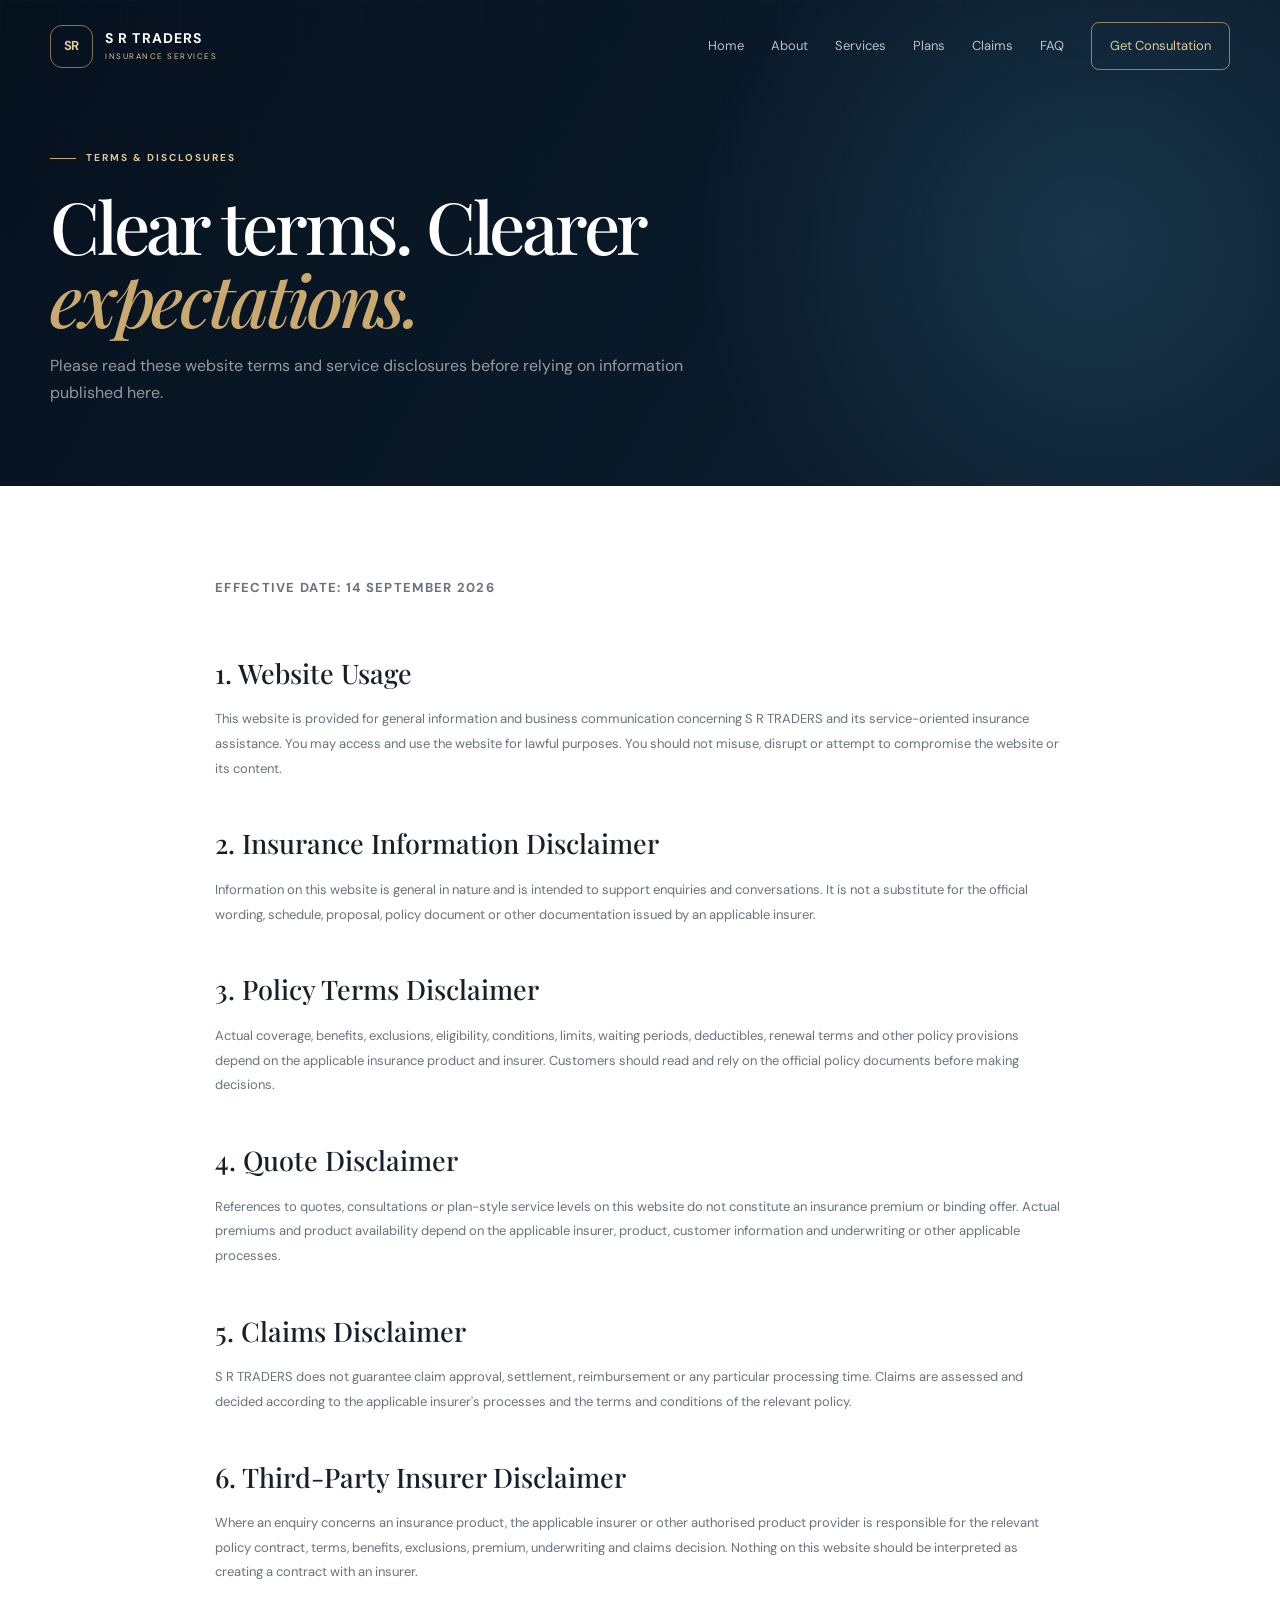
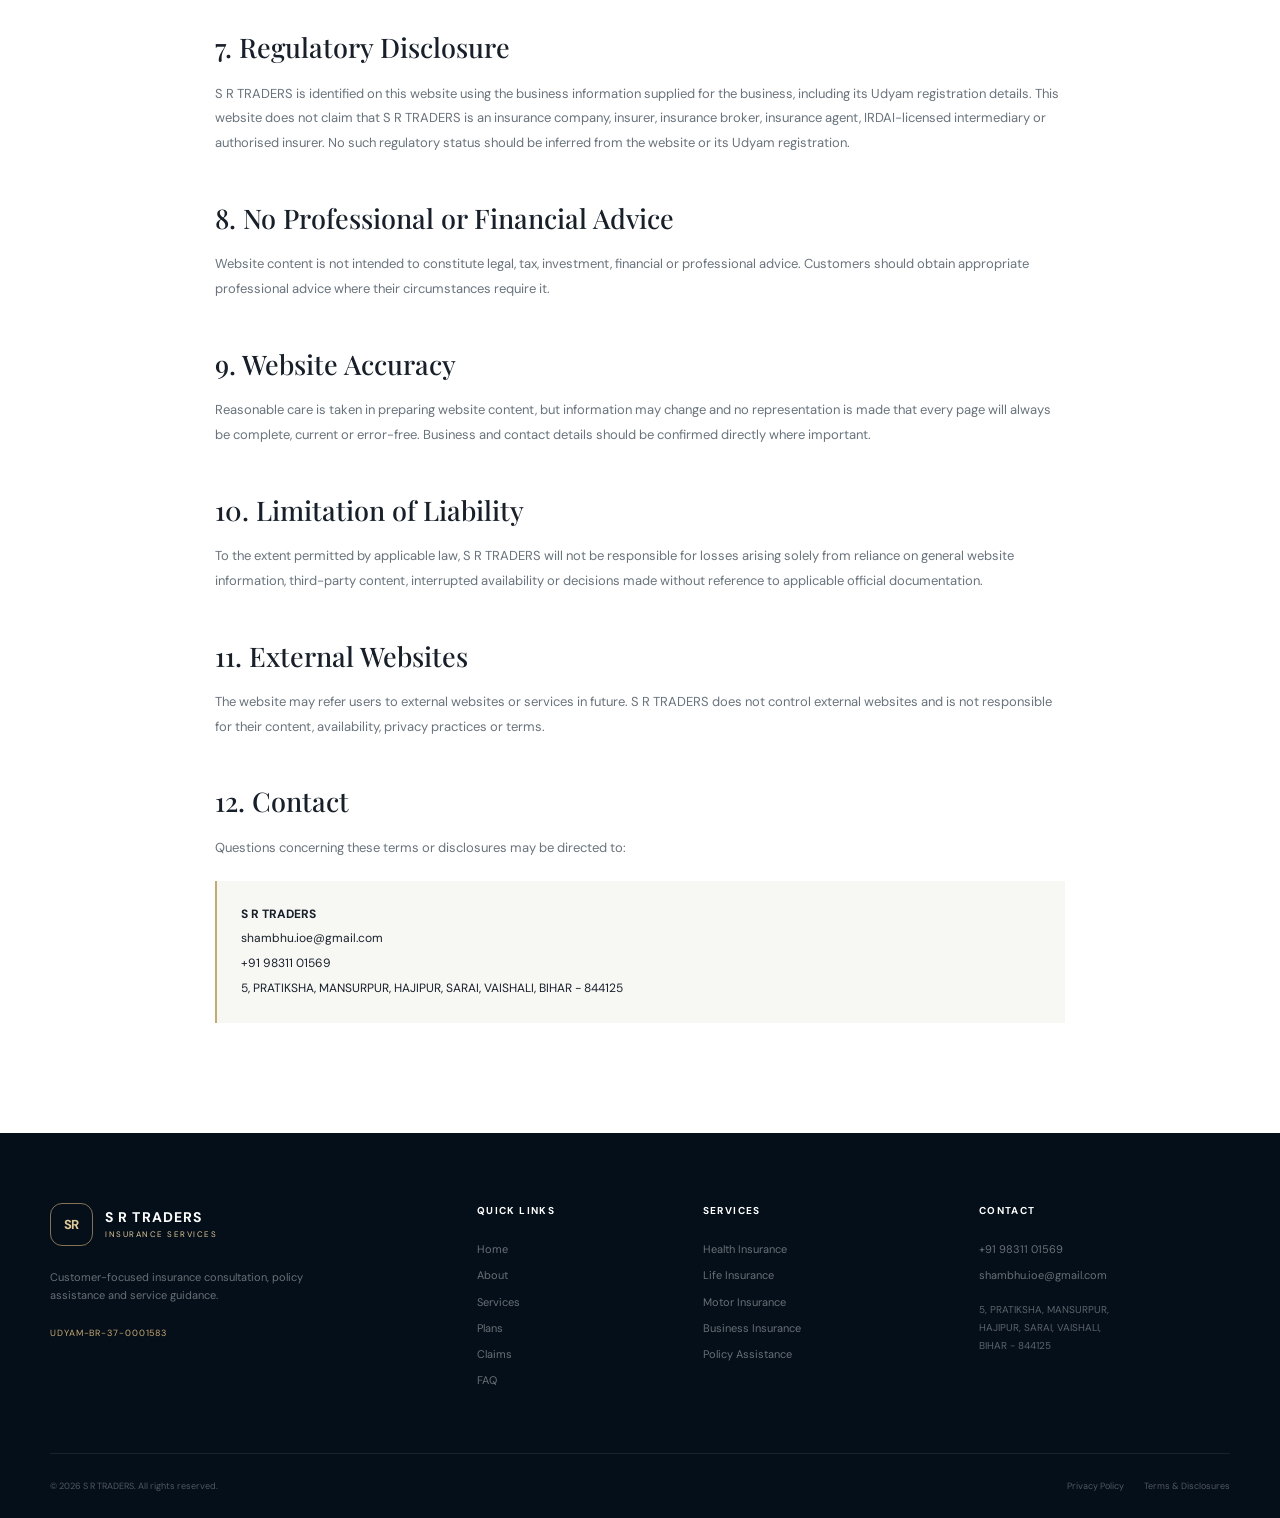
<file: terms.html>
<!DOCTYPE html>
<html lang="en">
<head>
    <meta charset="UTF-8">
    <meta name="viewport" content="width=device-width, initial-scale=1.0">
    <title>Terms &amp; Disclosures | S R TRADERS</title>
    <meta name="description" content="Terms, disclosures and insurance information disclaimer for the S R TRADERS website.">
    <meta property="og:title" content="Terms & Disclosures | S R TRADERS">
    <meta property="og:description" content="Website terms and insurance service disclosures for S R TRADERS.">
    <meta property="og:type" content="website">
    <meta name="theme-color" content="#071321">
    <link rel="icon" href="data:image/svg+xml,%3Csvg xmlns='http://www.w3.org/2000/svg' viewBox='0 0 100 100'%3E%3Crect width='100' height='100' rx='22' fill='%23071321'/%3E%3Ctext x='50' y='63' text-anchor='middle' font-family='Arial' font-size='38' font-weight='700' fill='%23c9a96e'%3ESR%3C/text%3E%3C/svg%3E">
    <link rel="stylesheet" href="style.css">
</head>
<body>

<header class="site-header">
    <nav class="navbar container">
        <a href="index.html" class="brand"><span class="brand-mark">SR</span><span class="brand-text"><strong>S R TRADERS</strong><small>INSURANCE SERVICES</small></span></a>
        <button class="menu-toggle" aria-label="Toggle navigation" aria-expanded="false"><span></span><span></span><span></span></button>
        <div class="nav-menu"><a href="index.html">Home</a><a href="about.html">About</a><a href="services.html">Services</a><a href="plans.html">Plans</a><a href="claims.html">Claims</a><a href="faq.html">FAQ</a><a href="contact.html" class="nav-cta">Get Consultation</a></div>
    </nav>
</header>

<main>
    <section class="page-hero compact-hero">
        <div class="container page-hero-content reveal">
            <div class="eyebrow gold"><span></span> TERMS &amp; DISCLOSURES</div>
            <h1>Clear terms. Clearer <em>expectations.</em></h1>
            <p>Please read these website terms and service disclosures before relying on information published here.</p>
        </div>
    </section>

    <section class="legal-section">
        <div class="container legal-content">
            <p class="legal-updated">Effective date: 14 September 2026</p>

            <h2>1. Website Usage</h2>
            <p>This website is provided for general information and business communication concerning S R TRADERS and its service-oriented insurance assistance. You may access and use the website for lawful purposes. You should not misuse, disrupt or attempt to compromise the website or its content.</p>

            <h2>2. Insurance Information Disclaimer</h2>
            <p>Information on this website is general in nature and is intended to support enquiries and conversations. It is not a substitute for the official wording, schedule, proposal, policy document or other documentation issued by an applicable insurer.</p>

            <h2>3. Policy Terms Disclaimer</h2>
            <p>Actual coverage, benefits, exclusions, eligibility, conditions, limits, waiting periods, deductibles, renewal terms and other policy provisions depend on the applicable insurance product and insurer. Customers should read and rely on the official policy documents before making decisions.</p>

            <h2>4. Quote Disclaimer</h2>
            <p>References to quotes, consultations or plan-style service levels on this website do not constitute an insurance premium or binding offer. Actual premiums and product availability depend on the applicable insurer, product, customer information and underwriting or other applicable processes.</p>

            <h2>5. Claims Disclaimer</h2>
            <p>S R TRADERS does not guarantee claim approval, settlement, reimbursement or any particular processing time. Claims are assessed and decided according to the applicable insurer's processes and the terms and conditions of the relevant policy.</p>

            <h2>6. Third-Party Insurer Disclaimer</h2>
            <p>Where an enquiry concerns an insurance product, the applicable insurer or other authorised product provider is responsible for the relevant policy contract, terms, benefits, exclusions, premium, underwriting and claims decision. Nothing on this website should be interpreted as creating a contract with an insurer.</p>

            <h2>7. Regulatory Disclosure</h2>
            <p>S R TRADERS is identified on this website using the business information supplied for the business, including its Udyam registration details. This website does not claim that S R TRADERS is an insurance company, insurer, insurance broker, insurance agent, IRDAI-licensed intermediary or authorised insurer. No such regulatory status should be inferred from the website or its Udyam registration.</p>

            <h2>8. No Professional or Financial Advice</h2>
            <p>Website content is not intended to constitute legal, tax, investment, financial or professional advice. Customers should obtain appropriate professional advice where their circumstances require it.</p>

            <h2>9. Website Accuracy</h2>
            <p>Reasonable care is taken in preparing website content, but information may change and no representation is made that every page will always be complete, current or error-free. Business and contact details should be confirmed directly where important.</p>

            <h2>10. Limitation of Liability</h2>
            <p>To the extent permitted by applicable law, S R TRADERS will not be responsible for losses arising solely from reliance on general website information, third-party content, interrupted availability or decisions made without reference to applicable official documentation.</p>

            <h2>11. External Websites</h2>
            <p>The website may refer users to external websites or services in future. S R TRADERS does not control external websites and is not responsible for their content, availability, privacy practices or terms.</p>

            <h2>12. Contact</h2>
            <p>Questions concerning these terms or disclosures may be directed to:</p>
            <div class="legal-contact">
                <strong>S R TRADERS</strong>
                <a href="mailto:shambhu.ioe@gmail.com">shambhu.ioe@gmail.com</a>
                <a href="tel:9831101569">+91 98311 01569</a>
                <span>5, PRATIKSHA, MANSURPUR, HAJIPUR, SARAI, VAISHALI, BIHAR - 844125</span>
            </div>
        </div>
    </section>
</main>

<footer class="site-footer">
    <div class="container footer-grid">
        <div class="footer-brand"><a href="index.html" class="brand footer-logo"><span class="brand-mark">SR</span><span class="brand-text"><strong>S R TRADERS</strong><small>INSURANCE SERVICES</small></span></a><p>Customer-focused insurance consultation, policy assistance and service guidance.</p><div class="footer-registration">UDYAM-BR-37-0001583</div></div>
        <div class="footer-column"><h4>Quick Links</h4><a href="index.html">Home</a><a href="about.html">About</a><a href="services.html">Services</a><a href="plans.html">Plans</a><a href="claims.html">Claims</a><a href="faq.html">FAQ</a></div>
        <div class="footer-column"><h4>Services</h4><a href="services.html">Health Insurance</a><a href="services.html">Life Insurance</a><a href="services.html">Motor Insurance</a><a href="services.html">Business Insurance</a><a href="services.html">Policy Assistance</a></div>
        <div class="footer-column footer-contact"><h4>Contact</h4><a href="tel:9831101569">+91 98311 01569</a><a href="mailto:shambhu.ioe@gmail.com">shambhu.ioe@gmail.com</a><p>5, PRATIKSHA, MANSURPUR,<br>HAJIPUR, SARAI, VAISHALI,<br>BIHAR - 844125</p></div>
    </div>
    <div class="footer-bottom container"><span>© <span class="current-year"></span> S R TRADERS. All rights reserved.</span><div><a href="privacy.html">Privacy Policy</a><a href="terms.html">Terms &amp; Disclosures</a></div></div>
</footer>
<button class="back-top" aria-label="Back to top">↑</button>
<script src="script.js"></script>
</body>
</html>
</file>
<file: style.css>
@import url('https://fonts.googleapis.com/css2?family=DM+Sans:wght@400;500;600;700&family=Playfair+Display:ital,wght@0,500;0,600;0,700;1,500;1,600&display=swap');

:root {
    --navy: #071321;
    --navy-2: #0c1c2d;
    --navy-3: #10263a;
    --gold: #c9a96e;
    --gold-light: #e1c995;
    --white: #ffffff;
    --off-white: #f7f7f4;
    --cream: #f0eee8;
    --text: #17202a;
    --muted: #68737d;
    --line: #dfe2df;
    --shadow: 0 24px 60px rgba(7, 19, 33, .10);
    --radius: 20px;
    --container: 1180px;
}

* { box-sizing: border-box; margin: 0; padding: 0; }

html { scroll-behavior: smooth; }

body {
    font-family: "DM Sans", sans-serif;
    color: var(--text);
    background: var(--white);
    line-height: 1.65;
    overflow-x: hidden;
}

body.menu-open { overflow: hidden; }

a { color: inherit; text-decoration: none; }

button, input, textarea, select { font: inherit; }

button { border: 0; }

img { max-width: 100%; display: block; }

address { font-style: normal; }

.container {
    width: min(calc(100% - 40px), var(--container));
    margin-inline: auto;
}

/* NAVIGATION */
.site-header {
    position: absolute;
    top: 0;
    left: 0;
    width: 100%;
    z-index: 100;
    color: var(--white);
}

.navbar {
    height: 92px;
    display: flex;
    align-items: center;
    justify-content: space-between;
}

.brand {
    display: inline-flex;
    align-items: center;
    gap: 12px;
    flex-shrink: 0;
}

.brand-mark {
    width: 43px;
    height: 43px;
    display: grid;
    place-items: center;
    border: 1px solid rgba(201, 169, 110, .65);
    color: var(--gold-light);
    border-radius: 12px;
    font-weight: 700;
    font-size: 13px;
    letter-spacing: -.05em;
}

.brand-text {
    display: flex;
    flex-direction: column;
    line-height: 1.1;
}

.brand-text strong {
    font-size: 14px;
    letter-spacing: .08em;
}

.brand-text small {
    color: var(--gold-light);
    font-size: 8px;
    letter-spacing: .19em;
    margin-top: 5px;
}

.nav-menu {
    display: flex;
    align-items: center;
    gap: 27px;
}

.nav-menu > a {
    font-size: 13px;
    color: rgba(255,255,255,.72);
    transition: color .25s ease;
    position: relative;
}

.nav-menu > a:not(.nav-cta)::after {
    content: "";
    position: absolute;
    left: 0;
    bottom: -8px;
    width: 0;
    height: 1px;
    background: var(--gold);
    transition: width .25s ease;
}

.nav-menu > a:hover,
.nav-menu > a.active { color: var(--white); }

.nav-menu > a.active::after,
.nav-menu > a:hover::after { width: 100%; }

.nav-cta {
    padding: 12px 18px;
    border: 1px solid rgba(201,169,110,.7);
    border-radius: 8px;
    color: var(--gold-light) !important;
}

.nav-cta:hover { background: var(--gold); color: var(--navy) !important; }

.menu-toggle {
    display: none;
    width: 44px;
    height: 44px;
    background: transparent;
    cursor: pointer;
}

.menu-toggle span {
    display: block;
    width: 24px;
    height: 2px;
    margin: 5px auto;
    background: var(--white);
    transition: transform .25s, opacity .25s;
}

/* HERO */
.hero {
    position: relative;
    min-height: 760px;
    display: flex;
    align-items: center;
    overflow: hidden;
    background:
        radial-gradient(circle at 78% 42%, rgba(28, 61, 83, .8), transparent 29%),
        linear-gradient(115deg, #06111e 0%, #0a1929 55%, #10263a 100%);
    color: var(--white);
    padding: 130px 0 80px;
}

.hero::before,
.page-hero::before {
    content: "";
    position: absolute;
    inset: 0;
    opacity: .28;
    background-image: linear-gradient(rgba(255,255,255,.03) 1px, transparent 1px), linear-gradient(90deg, rgba(255,255,255,.03) 1px, transparent 1px);
    background-size: 60px 60px;
    mask-image: linear-gradient(to bottom, black, transparent);
}

.hero-orb {
    position: absolute;
    border: 1px solid rgba(201,169,110,.14);
    border-radius: 50%;
}

.hero-orb-one { width: 580px; height: 580px; right: -200px; top: 90px; }
.hero-orb-two { width: 380px; height: 380px; right: -50px; top: 190px; }

.hero-grid {
    position: relative;
    z-index: 2;
    display: grid;
    grid-template-columns: 1.12fr .88fr;
    align-items: center;
    gap: 80px;
}

.eyebrow {
    display: flex;
    align-items: center;
    gap: 10px;
    color: #78838d;
    font-size: 10px;
    font-weight: 700;
    letter-spacing: .2em;
}

.eyebrow span {
    width: 26px;
    height: 1px;
    background: var(--gold);
}

.eyebrow.gold { color: var(--gold-light); }

.hero-content .eyebrow { color: rgba(255,255,255,.65); }

.hero h1,
.page-hero h1 {
    max-width: 760px;
    margin: 22px 0;
    font-family: "Playfair Display", serif;
    font-size: clamp(50px, 6vw, 78px);
    line-height: 1.02;
    font-weight: 500;
    letter-spacing: -.045em;
}

h1 em, h2 em { color: var(--gold); font-style: italic; }

.hero-lead {
    max-width: 610px;
    color: rgba(255,255,255,.68);
    font-size: 17px;
    line-height: 1.8;
}

.hero-actions {
    display: flex;
    gap: 14px;
    margin: 34px 0 40px;
    flex-wrap: wrap;
}

.btn {
    min-height: 50px;
    padding: 0 23px;
    border-radius: 9px;
    display: inline-flex;
    align-items: center;
    justify-content: center;
    gap: 14px;
    font-size: 12px;
    font-weight: 700;
    letter-spacing: .04em;
    transition: transform .25s, box-shadow .25s, background .25s, color .25s;
}

.btn span { font-size: 18px; line-height: 0; }

.btn:hover { transform: translateY(-3px); }

.btn-primary {
    color: var(--navy);
    background: var(--gold);
    box-shadow: 0 12px 30px rgba(201,169,110,.18);
}

.btn-primary:hover { background: var(--gold-light); box-shadow: 0 16px 35px rgba(201,169,110,.28); }

.btn-outline {
    color: var(--white);
    border: 1px solid rgba(255,255,255,.28);
    background: rgba(255,255,255,.03);
}

.btn-outline:hover { border-color: var(--gold); color: var(--gold-light); }

.btn-outline-dark {
    color: var(--navy);
    border: 1px solid #cfd3d0;
    background: transparent;
}

.btn-outline-dark:hover { border-color: var(--navy); }

.btn-light { color: var(--navy); background: var(--white); }
.btn-light:hover { background: var(--gold-light); }

.hero-trust {
    display: flex;
    gap: 32px;
}

.hero-trust > div {
    padding-left: 17px;
    border-left: 1px solid rgba(255,255,255,.16);
}

.hero-trust strong { display: block; font-size: 16px; color: var(--white); }
.hero-trust span { color: rgba(255,255,255,.42); font-size: 10px; text-transform: uppercase; letter-spacing: .12em; }

.hero-card-wrap { perspective: 1000px; }

.hero-card {
    max-width: 440px;
    margin-left: auto;
    padding: 32px;
    border: 1px solid rgba(255,255,255,.13);
    border-radius: 24px;
    background: linear-gradient(145deg, rgba(255,255,255,.10), rgba(255,255,255,.025));
    box-shadow: 0 35px 90px rgba(0,0,0,.25);
    backdrop-filter: blur(14px);
}

.card-topline {
    display: flex;
    justify-content: space-between;
    color: rgba(255,255,255,.45);
    font-size: 9px;
    letter-spacing: .17em;
}

.verified-dot {
    width: 7px;
    height: 7px;
    background: var(--gold);
    border-radius: 50%;
    box-shadow: 0 0 0 5px rgba(201,169,110,.1);
}

.shield-icon {
    width: 66px;
    height: 66px;
    display: grid;
    place-items: center;
    margin: 50px 0 22px;
    color: var(--gold-light);
    border: 1px solid rgba(201,169,110,.35);
    border-radius: 20px;
    font-size: 24px;
}

.hero-card h3 { font-family: "Playfair Display", serif; font-size: 30px; font-weight: 500; }
.hero-card > p { color: rgba(255,255,255,.5); margin: 5px 0 35px; font-size: 13px; }

.profile-row {
    display: flex;
    justify-content: space-between;
    gap: 20px;
    padding: 13px 0;
    border-top: 1px solid rgba(255,255,255,.09);
    font-size: 10px;
}

.profile-row span { color: rgba(255,255,255,.4); }
.profile-row strong { color: rgba(255,255,255,.8); text-align: right; font-size: 10px; }

.trust-strip { background: #0b1a29; color: var(--white); }

.trust-grid {
    display: grid;
    grid-template-columns: repeat(4, 1fr);
}

.trust-item {
    padding: 25px 20px;
    display: flex;
    gap: 15px;
    align-items: center;
    border-right: 1px solid rgba(255,255,255,.07);
}

.trust-number { color: var(--gold); font-size: 10px; }
.trust-item strong { display: block; font-size: 12px; }
.trust-item small { color: rgba(255,255,255,.38); font-size: 10px; }

/* GENERAL */
.section { padding: 115px 0; }

.soft-section { background: var(--off-white); }

.section-heading { max-width: 700px; }
.section-heading.centered { margin: 0 auto 58px; text-align: center; }
.section-heading.centered .eyebrow { justify-content: center; }

.section-heading h2,
.why-content h2,
.values-grid h2,
.faq-intro h2,
.contact-details h2,
.claim-help h2,
.two-column h2 {
    margin-top: 16px;
    font-family: "Playfair Display", serif;
    font-weight: 500;
    font-size: clamp(38px, 4.3vw, 58px);
    line-height: 1.08;
    letter-spacing: -.035em;
}

.section-heading p { color: var(--muted); margin-top: 18px; }

.stats-grid {
    display: grid;
    grid-template-columns: repeat(4, 1fr);
    gap: 15px;
}

.stat-card {
    min-height: 190px;
    padding: 30px;
    border: 1px solid var(--line);
    border-radius: var(--radius);
    transition: transform .3s, box-shadow .3s;
}

.stat-card:hover { transform: translateY(-6px); box-shadow: var(--shadow); }

.stat-card strong {
    display: block;
    color: var(--navy);
    font-family: "Playfair Display", serif;
    font-size: 40px;
}

.stat-card span { display: block; font-weight: 700; font-size: 13px; }
.stat-card small { color: var(--muted); display: block; margin-top: 9px; font-size: 11px; line-height: 1.5; }

.dark-section {
    background: var(--navy);
    color: var(--white);
}

.split-heading {
    display: grid;
    grid-template-columns: 1fr .7fr;
    gap: 80px;
    max-width: none;
    margin-bottom: 58px;
}

.split-heading p {
    align-self: end;
    color: rgba(255,255,255,.55);
    font-size: 15px;
}

.service-preview-grid {
    display: grid;
    grid-template-columns: repeat(4, 1fr);
    gap: 15px;
}

.service-preview {
    position: relative;
    min-height: 355px;
    padding: 28px;
    border: 1px solid rgba(255,255,255,.10);
    border-radius: var(--radius);
    overflow: hidden;
    transition: transform .3s, background .3s, border-color .3s;
}

.service-preview::after {
    content: "";
    position: absolute;
    width: 150px;
    height: 150px;
    right: -75px;
    bottom: -75px;
    border: 1px solid rgba(201,169,110,.18);
    border-radius: 50%;
}

.service-preview:hover {
    transform: translateY(-8px);
    border-color: rgba(201,169,110,.35);
    background: rgba(255,255,255,.035);
}

.service-number { color: var(--gold); font-size: 10px; letter-spacing: .1em; }
.service-icon { margin: 54px 0 20px; color: var(--gold-light); font-size: 28px; }
.service-preview h3 { font-family: "Playfair Display", serif; font-size: 24px; font-weight: 500; }
.service-preview p { margin: 9px 0 24px; color: rgba(255,255,255,.45); font-size: 12px; line-height: 1.7; }
.text-link { color: var(--gold-light); font-size: 11px; font-weight: 700; }

.why-grid {
    display: grid;
    grid-template-columns: .9fr 1.1fr;
    gap: 110px;
    align-items: center;
}

.visual-frame {
    aspect-ratio: 1 / 1.05;
    max-width: 450px;
    position: relative;
    border: 1px solid var(--line);
    background: linear-gradient(145deg, #f3f1ea, #e8e7e0);
    border-radius: 24px;
    display: grid;
    place-items: center;
    overflow: hidden;
}

.visual-frame::before,
.visual-frame::after {
    content: "";
    position: absolute;
    border: 1px solid rgba(7,19,33,.12);
    border-radius: 50%;
}

.visual-frame::before { width: 300px; height: 300px; }
.visual-frame::after { width: 420px; height: 420px; }

.frame-label,
.frame-caption {
    position: absolute;
    z-index: 2;
    color: #788079;
    font-size: 9px;
    letter-spacing: .18em;
}

.frame-label { top: 27px; left: 27px; }
.frame-caption { bottom: 27px; right: 27px; }

.visual-monogram {
    position: relative;
    z-index: 2;
    color: var(--navy);
    font-family: "Playfair Display", serif;
    font-size: 100px;
    font-weight: 600;
    letter-spacing: -.1em;
}

.why-content > p { color: var(--muted); margin: 22px 0 35px; max-width: 590px; }

.feature-list { border-top: 1px solid var(--line); }

.feature {
    display: grid;
    grid-template-columns: 45px 1fr;
    gap: 15px;
    padding: 19px 0;
    border-bottom: 1px solid var(--line);
}

.feature > span { color: var(--gold); font-size: 10px; padding-top: 2px; }
.feature strong { font-size: 13px; }
.feature p { margin-top: 4px; color: var(--muted); font-size: 11px; }

.process-section { background: var(--off-white); }

.process-grid {
    display: grid;
    grid-template-columns: repeat(4, 1fr);
}

.process-step {
    padding: 25px;
    border-top: 1px solid #cfd3d0;
    border-right: 1px solid #cfd3d0;
}

.process-step:first-child { border-left: 1px solid #cfd3d0; }
.process-step > span { color: var(--gold); font-size: 10px; }
.process-step h3 { margin: 35px 0 9px; font-family: "Playfair Display", serif; font-size: 22px; font-weight: 500; }
.process-step p { color: var(--muted); font-size: 12px; }

.cta-section {
    padding: 85px 0;
    background: linear-gradient(110deg, #0a1b2b, #10283c);
    color: var(--white);
}

.cta-inner {
    display: flex;
    align-items: center;
    justify-content: space-between;
    gap: 40px;
}

.cta-inner h2 {
    max-width: 720px;
    margin-top: 13px;
    font-family: "Playfair Display", serif;
    font-weight: 500;
    font-size: clamp(34px, 4vw, 52px);
    line-height: 1.1;
}

/* PAGE HERO */
.page-hero {
    position: relative;
    min-height: 480px;
    display: flex;
    align-items: flex-end;
    padding: 150px 0 80px;
    background:
        radial-gradient(circle at 85% 50%, rgba(28,61,83,.75), transparent 35%),
        linear-gradient(120deg, #06111e, #0d2031);
    color: var(--white);
    overflow: hidden;
}

.page-hero-content { position: relative; z-index: 2; }

.page-hero h1 { font-size: clamp(48px, 6vw, 72px); margin-bottom: 18px; }
.page-hero p { max-width: 650px; color: rgba(255,255,255,.57); font-size: 16px; }
.compact-hero { min-height: 400px; }

/* ABOUT */
.about-intro {
    display: grid;
    grid-template-columns: 1fr 1fr;
    gap: 100px;
}

.about-copy { color: var(--muted); font-size: 15px; }
.about-copy p + p { margin-top: 20px; }
.about-copy strong { color: var(--text); }

.info-table {
    max-width: 900px;
    margin: auto;
    border-top: 1px solid rgba(255,255,255,.12);
}

.info-row {
    display: grid;
    grid-template-columns: 1fr 1fr;
    gap: 30px;
    padding: 20px 25px;
    border-bottom: 1px solid rgba(255,255,255,.12);
}

.info-row span { color: rgba(255,255,255,.43); font-size: 12px; }
.info-row strong { color: rgba(255,255,255,.9); font-size: 13px; }

.owner-grid {
    display: grid;
    grid-template-columns: 1fr 1fr;
    gap: 100px;
    align-items: center;
}

.owner-card {
    padding: 50px;
    border-radius: var(--radius);
    background: var(--navy);
    color: var(--white);
    box-shadow: var(--shadow);
}

.owner-initials {
    width: 82px;
    height: 82px;
    display: grid;
    place-items: center;
    border: 1px solid rgba(201,169,110,.4);
    border-radius: 50%;
    color: var(--gold-light);
    font-family: "Playfair Display", serif;
    font-size: 26px;
    margin-bottom: 55px;
}

.owner-card h3 { font-family: "Playfair Display", serif; font-size: 30px; font-weight: 500; margin: 13px 0 7px; }
.owner-card p { color: rgba(255,255,255,.48); font-size: 12px; margin-bottom: 25px; }

.address-card {
    margin-top: 30px;
    padding: 30px;
    border-left: 2px solid var(--gold);
    background: var(--off-white);
    color: var(--muted);
    font-size: 14px;
}

.address-card strong { display: block; color: var(--navy); margin-bottom: 10px; }

.unit-grid {
    display: grid;
    grid-template-columns: repeat(2, 1fr);
    gap: 20px;
    max-width: 900px;
    margin: auto;
}

.unit-card {
    position: relative;
    padding: 40px;
    border: 1px solid var(--line);
    border-radius: var(--radius);
    background: var(--white);
}

.unit-number { color: var(--gold); font-size: 10px; }
.unit-card h3 { margin: 45px 0 12px; font-family: "Playfair Display", serif; font-size: 27px; font-weight: 500; }
.unit-card p { color: var(--muted); font-size: 12px; }
.unit-tag { display: inline-block; margin-top: 25px; padding: 6px 10px; background: var(--cream); font-size: 9px; letter-spacing: .1em; }

.values-grid {
    display: grid;
    grid-template-columns: .8fr 1.2fr;
    gap: 110px;
}

.values-grid > div > p { color: var(--muted); margin-top: 22px; max-width: 480px; }

.value-list { border-top: 1px solid var(--line); }
.value-item {
    display: grid;
    grid-template-columns: 45px 1fr;
    gap: 15px;
    padding: 22px 0;
    border-bottom: 1px solid var(--line);
}
.value-item > span { color: var(--gold); font-size: 10px; }
.value-item h3 { font-size: 14px; }
.value-item p { color: var(--muted); font-size: 11px; margin-top: 4px; }

/* SERVICES */
.services-grid {
    display: grid;
    grid-template-columns: repeat(4, 1fr);
    gap: 17px;
}

.service-card {
    min-height: 350px;
    padding: 27px;
    border: 1px solid var(--line);
    border-radius: var(--radius);
    transition: transform .3s, box-shadow .3s, border-color .3s;
}

.service-card:hover {
    transform: translateY(-7px);
    box-shadow: var(--shadow);
    border-color: #c6b68f;
}

.service-card-top {
    display: flex;
    align-items: flex-start;
    justify-content: space-between;
    color: var(--gold);
    font-size: 10px;
}

.large-icon { font-size: 27px; }

.service-card h3 { margin-top: 70px; font-family: "Playfair Display", serif; font-size: 25px; font-weight: 500; }
.service-card p { color: var(--muted); font-size: 12px; line-height: 1.7; margin: 10px 0 25px; }

.card-link {
    display: flex;
    justify-content: space-between;
    align-items: center;
    padding-top: 15px;
    border-top: 1px solid var(--line);
    color: var(--navy);
    font-size: 11px;
    font-weight: 700;
}

.card-link span { color: var(--gold); font-size: 17px; }

.service-note {
    display: grid;
    grid-template-columns: 1fr 1fr;
    gap: 90px;
    align-items: center;
}

.service-note h2 {
    margin-top: 15px;
    font-family: "Playfair Display", serif;
    font-size: clamp(36px, 4vw, 52px);
    line-height: 1.1;
    font-weight: 500;
}

.service-note p { color: rgba(255,255,255,.52); font-size: 14px; }

/* PLANS */
.plan-grid {
    display: grid;
    grid-template-columns: repeat(3, 1fr);
    gap: 18px;
    align-items: stretch;
}

.plan-card {
    position: relative;
    padding: 42px 34px;
    border: 1px solid var(--line);
    border-radius: 22px;
    background: var(--white);
}

.plan-card.featured {
    border-color: var(--gold);
    box-shadow: 0 25px 65px rgba(7,19,33,.13);
    transform: translateY(-10px);
}

.featured-tag {
    position: absolute;
    top: 0;
    left: 50%;
    transform: translate(-50%, -50%);
    white-space: nowrap;
    background: var(--gold);
    color: var(--navy);
    padding: 7px 13px;
    border-radius: 20px;
    font-size: 8px;
    font-weight: 700;
    letter-spacing: .1em;
}

.plan-label { color: var(--gold); font-size: 9px; letter-spacing: .16em; font-weight: 700; }
.plan-card h2 { margin: 20px 0 10px; font-family: "Playfair Display", serif; font-size: 31px; font-weight: 500; }
.plan-card > p { color: var(--muted); font-size: 12px; min-height: 62px; }

.plan-price {
    padding: 22px 0;
    margin: 22px 0;
    border-block: 1px solid var(--line);
}
.plan-price small { display: block; color: var(--muted); font-size: 9px; text-transform: uppercase; letter-spacing: .1em; }
.plan-price strong { display: block; margin-top: 3px; font-family: "Playfair Display", serif; font-size: 22px; font-weight: 500; }

.check-list { list-style: none; margin-bottom: 28px; min-height: 155px; }
.check-list li { position: relative; padding: 6px 0 6px 21px; color: var(--muted); font-size: 11px; }
.check-list li::before { content: "✓"; position: absolute; left: 0; color: var(--gold); font-weight: 700; }

.plan-card .btn { width: 100%; }

.plan-disclaimer {
    max-width: 900px;
    margin: 40px auto 0;
    padding: 18px 22px;
    background: var(--off-white);
    border-left: 2px solid var(--gold);
    color: var(--muted);
    font-size: 11px;
}

.plan-disclaimer strong { color: var(--text); }

.two-column {
    display: grid;
    grid-template-columns: 1fr 1fr;
    gap: 100px;
    align-items: center;
}

.mini-process { border-top: 1px solid var(--line); }
.mini-process div { display: flex; gap: 25px; padding: 17px 0; border-bottom: 1px solid var(--line); }
.mini-process span { color: var(--gold); font-size: 10px; }
.mini-process p { font-size: 12px; font-weight: 600; }

/* CLAIMS */
.claim-steps {
    display: grid;
    grid-template-columns: repeat(4, 1fr);
}

.claim-step {
    padding: 28px;
    border-top: 1px solid var(--line);
    border-right: 1px solid var(--line);
}

.claim-step:first-child { border-left: 1px solid var(--line); }
.claim-step > span { color: var(--gold); font-size: 10px; }
.step-icon {
    width: 55px;
    height: 55px;
    display: grid;
    place-items: center;
    margin: 45px 0 25px;
    border-radius: 15px;
    background: var(--off-white);
    color: var(--navy);
    font-size: 20px;
}
.claim-step h3 { font-family: "Playfair Display", serif; font-size: 24px; font-weight: 500; }
.claim-step p { color: var(--muted); font-size: 11px; margin-top: 10px; }

.checklist-grid {
    display: grid;
    grid-template-columns: 1fr 1fr;
    gap: 100px;
    align-items: center;
}

.checklist-grid h2 {
    margin-top: 15px;
    font-family: "Playfair Display", serif;
    font-size: clamp(38px, 4vw, 54px);
    font-weight: 500;
    line-height: 1.1;
}

.checklist-grid > div > p { margin-top: 20px; color: rgba(255,255,255,.5); font-size: 13px; }

.checklist { border-top: 1px solid rgba(255,255,255,.12); }
.checklist div { padding: 15px 0; border-bottom: 1px solid rgba(255,255,255,.12); color: rgba(255,255,255,.68); font-size: 12px; }
.checklist span { color: var(--gold); margin-right: 12px; }

.claim-help { display: flex; justify-content: center; }
.claim-help-card {
    width: min(750px, 100%);
    padding: 55px;
    text-align: center;
    border: 1px solid var(--line);
    border-radius: 25px;
    background: var(--off-white);
}
.claim-help-card .eyebrow { justify-content: center; }
.claim-help-card h2 { margin: 15px 0; }
.claim-help-card p { color: var(--muted); max-width: 550px; margin: 0 auto 25px; font-size: 13px; }

/* FAQ */
.faq-layout {
    display: grid;
    grid-template-columns: .7fr 1.3fr;
    gap: 100px;
    align-items: start;
}

.faq-intro {
    position: sticky;
    top: 120px;
}

.faq-intro p { color: var(--muted); margin: 22px 0 28px; font-size: 13px; }

.faq-list { border-top: 1px solid var(--line); }

.faq-item { border-bottom: 1px solid var(--line); }

.faq-question {
    width: 100%;
    padding: 22px 0;
    display: flex;
    align-items: center;
    justify-content: space-between;
    gap: 20px;
    background: transparent;
    color: var(--text);
    text-align: left;
    cursor: pointer;
    font-weight: 600;
    font-size: 14px;
}

.faq-question span {
    width: 26px;
    height: 26px;
    display: grid;
    place-items: center;
    flex-shrink: 0;
    border: 1px solid var(--line);
    border-radius: 50%;
    color: var(--gold);
    transition: transform .3s, background .3s;
}

.faq-item.open .faq-question span {
    transform: rotate(45deg);
    background: var(--navy);
    border-color: var(--navy);
}

.faq-answer { max-height: 0; overflow: hidden; transition: max-height .35s ease; }
.faq-answer p { color: var(--muted); font-size: 12px; padding: 0 50px 22px 0; }

/* CONTACT */
.contact-grid {
    display: grid;
    grid-template-columns: .85fr 1.15fr;
    gap: 90px;
    align-items: start;
}

.contact-details > p { max-width: 450px; color: var(--muted); margin: 20px 0 40px; font-size: 13px; }

.contact-item {
    display: flex;
    gap: 18px;
    padding: 19px 0;
    border-top: 1px solid var(--line);
}

.contact-icon {
    width: 36px;
    height: 36px;
    display: grid;
    place-items: center;
    border: 1px solid var(--line);
    border-radius: 10px;
    color: var(--gold);
    flex-shrink: 0;
}

.contact-item small { display: block; color: var(--muted); font-size: 9px; text-transform: uppercase; letter-spacing: .12em; }
.contact-item a, .contact-item strong, .contact-item address { display: block; margin-top: 4px; font-size: 12px; line-height: 1.65; }
.contact-item a:hover { color: var(--gold); }

.form-card {
    padding: 45px;
    border: 1px solid var(--line);
    border-radius: 24px;
    box-shadow: var(--shadow);
}

.form-card h2 { margin: 14px 0 28px; font-family: "Playfair Display", serif; font-size: 39px; font-weight: 500; }

.form-grid { display: grid; grid-template-columns: 1fr 1fr; gap: 16px; }

.form-field { margin-bottom: 17px; }

.form-field label {
    display: block;
    margin-bottom: 7px;
    color: #4f5961;
    font-size: 10px;
    font-weight: 700;
    letter-spacing: .06em;
}

.form-field input,
.form-field select,
.form-field textarea {
    width: 100%;
    padding: 13px 14px;
    border: 1px solid #d8dcda;
    border-radius: 8px;
    outline: none;
    color: var(--text);
    background: #fff;
    font-size: 12px;
    transition: border .2s, box-shadow .2s;
}

.form-field textarea { resize: vertical; min-height: 125px; }
.form-field input:focus, .form-field select:focus, .form-field textarea:focus {
    border-color: var(--gold);
    box-shadow: 0 0 0 3px rgba(201,169,110,.1);
}

.form-field.invalid input,
.form-field.invalid select,
.form-field.invalid textarea { border-color: #bb6464; }

.field-error { display: block; min-height: 15px; margin-top: 3px; color: #a94e4e; font-size: 9px; }

.form-submit { margin-top: 4px; }
.form-note { margin-top: 15px; color: var(--muted); font-size: 9px; line-height: 1.6; }
.form-status { margin-top: 13px; font-size: 11px; }
.form-status.success { color: #317354; }
.form-status.error { color: #a94e4e; }

/* LEGAL */
.legal-section { padding: 90px 0 110px; }

.legal-content {
    max-width: 850px;
}

.legal-updated {
    margin-bottom: 50px;
    color: var(--gold);
    font-size: 10px;
    font-weight: 700;
    letter-spacing: .1em;
    text-transform: uppercase;
}

.legal-content h2 {
    margin: 40px 0 12px;
    font-family: "Playfair Display", serif;
    font-size: 27px;
    font-weight: 500;
}

.legal-content h2:first-of-type { margin-top: 0; }

.legal-content p {
    color: var(--muted);
    font-size: 13px;
    line-height: 1.9;
}

.legal-contact {
    display: flex;
    flex-direction: column;
    gap: 5px;
    margin-top: 20px;
    padding: 24px;
    border-left: 2px solid var(--gold);
    background: var(--off-white);
    font-size: 12px;
}

.legal-contact a:hover { color: var(--gold); }

/* FOOTER */
.site-footer {
    background: #050f1a;
    color: var(--white);
    padding-top: 70px;
}

.footer-grid {
    display: grid;
    grid-template-columns: 1.5fr .7fr .9fr 1fr;
    gap: 50px;
    padding-bottom: 60px;
}

.footer-brand p { max-width: 300px; margin: 22px 0; color: rgba(255,255,255,.4); font-size: 11px; }
.footer-registration { color: var(--gold); font-size: 9px; letter-spacing: .1em; }

.footer-column { display: flex; flex-direction: column; align-items: flex-start; }
.footer-column h4 { margin-bottom: 17px; color: var(--white); font-size: 10px; letter-spacing: .14em; text-transform: uppercase; }
.footer-column a { margin: 4px 0; color: rgba(255,255,255,.4); font-size: 11px; transition: color .2s; }
.footer-column a:hover { color: var(--gold-light); }
.footer-contact p { margin-top: 12px; color: rgba(255,255,255,.35); font-size: 10px; line-height: 1.8; }

.footer-bottom {
    min-height: 65px;
    display: flex;
    align-items: center;
    justify-content: space-between;
    gap: 20px;
    border-top: 1px solid rgba(255,255,255,.08);
    color: rgba(255,255,255,.3);
    font-size: 9px;
}

.footer-bottom div { display: flex; gap: 20px; }
.footer-bottom a:hover { color: var(--gold-light); }

/* REVEAL */
.reveal {
    opacity: 0;
    transform: translateY(22px);
    transition: opacity .7s ease, transform .7s ease;
}

.reveal.visible {
    opacity: 1;
    transform: translateY(0);
}

.delay-1 { transition-delay: .1s; }
.delay-2 { transition-delay: .18s; }
.delay-3 { transition-delay: .26s; }

/* BACK TO TOP */
.back-top {
    position: fixed;
    z-index: 90;
    right: 22px;
    bottom: 22px;
    width: 43px;
    height: 43px;
    display: grid;
    place-items: center;
    border-radius: 50%;
    background: var(--gold);
    color: var(--navy);
    cursor: pointer;
    box-shadow: 0 10px 30px rgba(0,0,0,.18);
    opacity: 0;
    pointer-events: none;
    transform: translateY(10px);
    transition: opacity .25s, transform .25s;
}

.back-top.visible { opacity: 1; pointer-events: auto; transform: translateY(0); }

/* RESPONSIVE */
@media (max-width: 1050px) {
    .nav-menu { gap: 17px; }
    .hero-grid { gap: 45px; }
    .service-preview-grid, .services-grid { grid-template-columns: repeat(2, 1fr); }
    .stats-grid { grid-template-columns: repeat(2, 1fr); }
    .why-grid, .about-intro, .owner-grid, .values-grid, .contact-grid, .checklist-grid { gap: 60px; }
    .footer-grid { grid-template-columns: 1.3fr 1fr 1fr; }
    .footer-contact { grid-column: 2 / 4; }
}

@media (max-width: 800px) {
    .container { width: min(calc(100% - 30px), var(--container)); }

    .navbar { height: 78px; }

    .menu-toggle { display: block; position: relative; z-index: 101; }

    .nav-menu {
        position: fixed;
        inset: 0;
        width: 100%;
        height: 100vh;
        padding: 110px 30px 40px;
        background: var(--navy);
        flex-direction: column;
        justify-content: flex-start;
        align-items: stretch;
        gap: 0;
        opacity: 0;
        visibility: hidden;
        transform: translateY(-10px);
        transition: opacity .25s, transform .25s, visibility .25s;
    }

    .nav-menu.open { opacity: 1; visibility: visible; transform: translateY(0); }

    .nav-menu > a {
        padding: 17px 0;
        border-bottom: 1px solid rgba(255,255,255,.08);
        font-size: 15px;
    }

    .nav-menu > a:not(.nav-cta)::after { display: none; }

    .nav-cta {
        margin-top: 20px;
        text-align: center;
        border: 1px solid var(--gold);
    }

    .menu-toggle.active span:first-child { transform: translateY(7px) rotate(45deg); }
    .menu-toggle.active span:nth-child(2) { opacity: 0; }
    .menu-toggle.active span:last-child { transform: translateY(-7px) rotate(-45deg); }

    .hero { min-height: auto; padding: 135px 0 70px; }
    .hero-grid, .about-intro, .owner-grid, .values-grid, .service-note, .two-column, .checklist-grid, .contact-grid, .faq-layout {
        grid-template-columns: 1fr;
    }

    .hero h1 { font-size: clamp(45px, 12vw, 65px); }
    .hero-card { margin: 20px auto 0; }
    .hero-trust { gap: 18px; flex-wrap: wrap; }
    .trust-grid { grid-template-columns: repeat(2, 1fr); }
    .trust-item:nth-child(2) { border-right: 0; }
    .trust-item:nth-child(3) { border-top: 1px solid rgba(255,255,255,.07); }
    .trust-item:nth-child(4) { border-top: 1px solid rgba(255,255,255,.07); }

    .section { padding: 80px 0; }
    .split-heading { grid-template-columns: 1fr; gap: 15px; }
    .service-preview-grid, .services-grid { grid-template-columns: 1fr 1fr; }
    .why-grid { grid-template-columns: 1fr; }
    .visual-frame { margin: auto; }
    .process-grid, .claim-steps { grid-template-columns: 1fr 1fr; }
    .process-step:nth-child(3), .process-step:nth-child(4) { border-top: 0; }
    .process-step:nth-child(odd) { border-left: 1px solid #cfd3d0; }
    .plan-grid { grid-template-columns: 1fr; max-width: 600px; margin: auto; }
    .plan-card.featured { transform: none; }
    .faq-intro { position: static; }
    .footer-grid { grid-template-columns: 1fr 1fr; }
    .footer-contact { grid-column: auto; }
}

@media (max-width: 550px) {
    .hero { padding-top: 120px; }
    .hero h1, .page-hero h1 { font-size: 44px; }
    .hero-lead { font-size: 14px; }
    .hero-actions { flex-direction: column; align-items: stretch; }
    .hero-actions .btn { width: 100%; }
    .hero-trust { display: grid; grid-template-columns: 1fr 1fr; }

    .trust-grid { grid-template-columns: 1fr; }
    .trust-item { border-right: 0; border-top: 1px solid rgba(255,255,255,.07); }

    .stats-grid, .service-preview-grid, .services-grid, .unit-grid, .process-grid, .claim-steps {
        grid-template-columns: 1fr;
    }

    .service-preview { min-height: 300px; }
    .process-step, .claim-step { border-left: 1px solid var(--line); }
    .process-step + .process-step { border-top: 0; }
    .claim-step + .claim-step { border-top: 0; }

    .page-hero { min-height: 430px; padding-bottom: 65px; }
    .compact-hero { min-height: 360px; }

    .owner-card, .form-card, .claim-help-card { padding: 30px 23px; }

    .form-grid { grid-template-columns: 1fr; gap: 0; }
    .footer-grid { grid-template-columns: 1fr; gap: 35px; }
    .footer-contact { grid-column: auto; }
    .footer-bottom { padding: 20px 0; flex-direction: column; align-items: flex-start; }
    .footer-bottom div { flex-wrap: wrap; gap: 12px; }

    .info-row { grid-template-columns: 1fr; gap: 4px; padding: 17px 12px; }
    .service-note { gap: 35px; }
    .cta-inner { flex-direction: column; align-items: flex-start; }
    .cta-inner .btn { width: 100%; }

    .legal-section { padding: 70px 0 85px; }
}

/* REDUCED MOTION */
@media (prefers-reduced-motion: reduce) {
    html { scroll-behavior: auto; }
    *, *::before, *::after {
        animation-duration: .01ms !important;
        animation-iteration-count: 1 !important;
        transition-duration: .01ms !important;
    }
    .reveal { opacity: 1; transform: none; }
}
</file>
